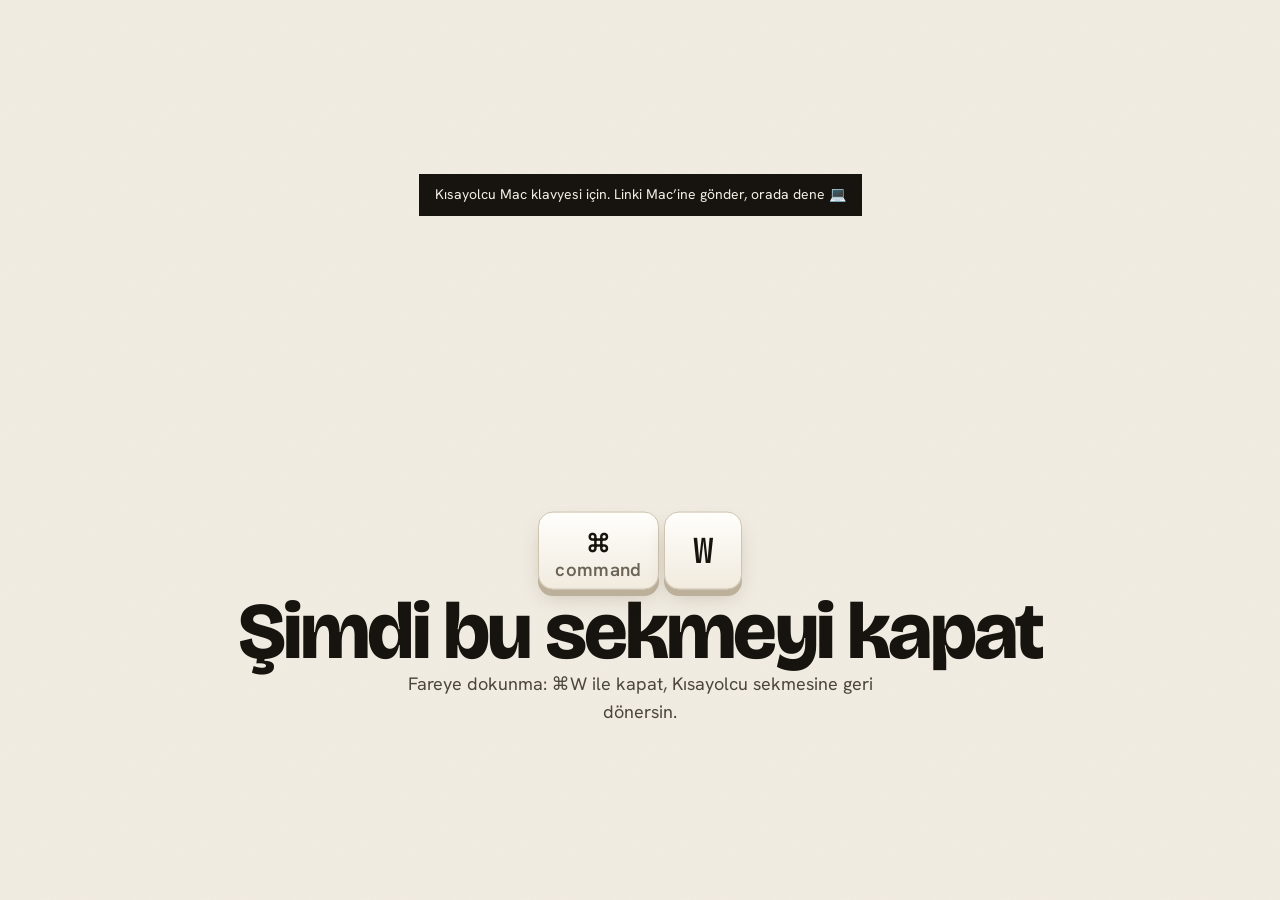
<file: kapat.html>
<!doctype html>
<html lang="tr">
<head>
<meta charset="utf-8">
<meta name="viewport" content="width=device-width, initial-scale=1">
<title>Deneme sekmesi — Kısayolcu</title>
<meta name="robots" content="noindex">
<link rel="preconnect" href="https://fonts.googleapis.com">
<link rel="preconnect" href="https://fonts.gstatic.com" crossorigin>
<link href="https://fonts.googleapis.com/css2?family=Bricolage+Grotesque:opsz,wght@12..96,700;12..96,800&family=Hanken+Grotesk:wght@400;500;600;700&family=JetBrains+Mono:wght@600;700&display=swap" rel="stylesheet">
<link rel="stylesheet" href="assets/style.css">
<style>
  body { min-height: 100vh; display: grid; place-items: center; text-align: center; padding: 24px; }
  h1 { font-size: clamp(40px, 7vw, 80px); margin: 18px 0 12px; }
  .big .kc { font-size: 30px; }
  p { color: var(--ink-2); font-size: 18px; margin: 0 auto; max-width: 30em; }
</style>
</head>
<body>
  <main>
    <div class="big" id="keys"></div>
    <h1 class="h-display" id="t">Şimdi bu sekmeyi kapat</h1>
    <p id="p">Fareye dokunma: ⌘W ile kapat, Kısayolcu sekmesine geri dönersin.</p>
  </main>
<script src="assets/core.js"></script>
<script>
  const q = new URLSearchParams(location.search), m = q.get('m'), en = q.get('l') === 'en';
  const T = en ? {
    t: 'Now close this tab', p: 'Hands off the mouse: close it with ⌘W and you’ll land back on Kısayolcu.',
    reopen: 'Close it with ⌘W, then bring it back with ⇧⌘T. Kısayolcu will notice when I’m back.',
    lt: 'I opened in the background 👋', lp: 'Thanks to ⌘-click you never left the page you were reading. Close this tab with ⌘W.'
  } : {
    t: 'Şimdi bu sekmeyi kapat', p: 'Fareye dokunma: ⌘W ile kapat, Kısayolcu sekmesine geri dönersin.',
    reopen: '⌘W ile kapat, sonra ⇧⌘T ile geri getir. Geri geldiğimde Kısayolcu anlayacak.',
    lt: 'Arka planda açıldım 👋', lp: '⌘ + tık sayesinde okuduğun sayfadan çıkmadın. Bu sekmeyi ⌘W ile kapatabilirsin.'
  };
  if (en) document.documentElement.lang = 'en';
  const $ = id => document.getElementById(id);
  $('keys').innerHTML = KS.keyGroup(['cmd', 'w']);
  $('t').textContent = m === 'link' ? T.lt : T.t;
  $('p').textContent = m === 'link' ? T.lp : m === 'reopen' ? T.reopen : T.p;
  try { const bc = new BroadcastChannel('kisayolcu'); bc.postMessage('open'); addEventListener('pagehide', () => bc.postMessage('close')); } catch (_) {}
</script>
</body>
</html>
</file>
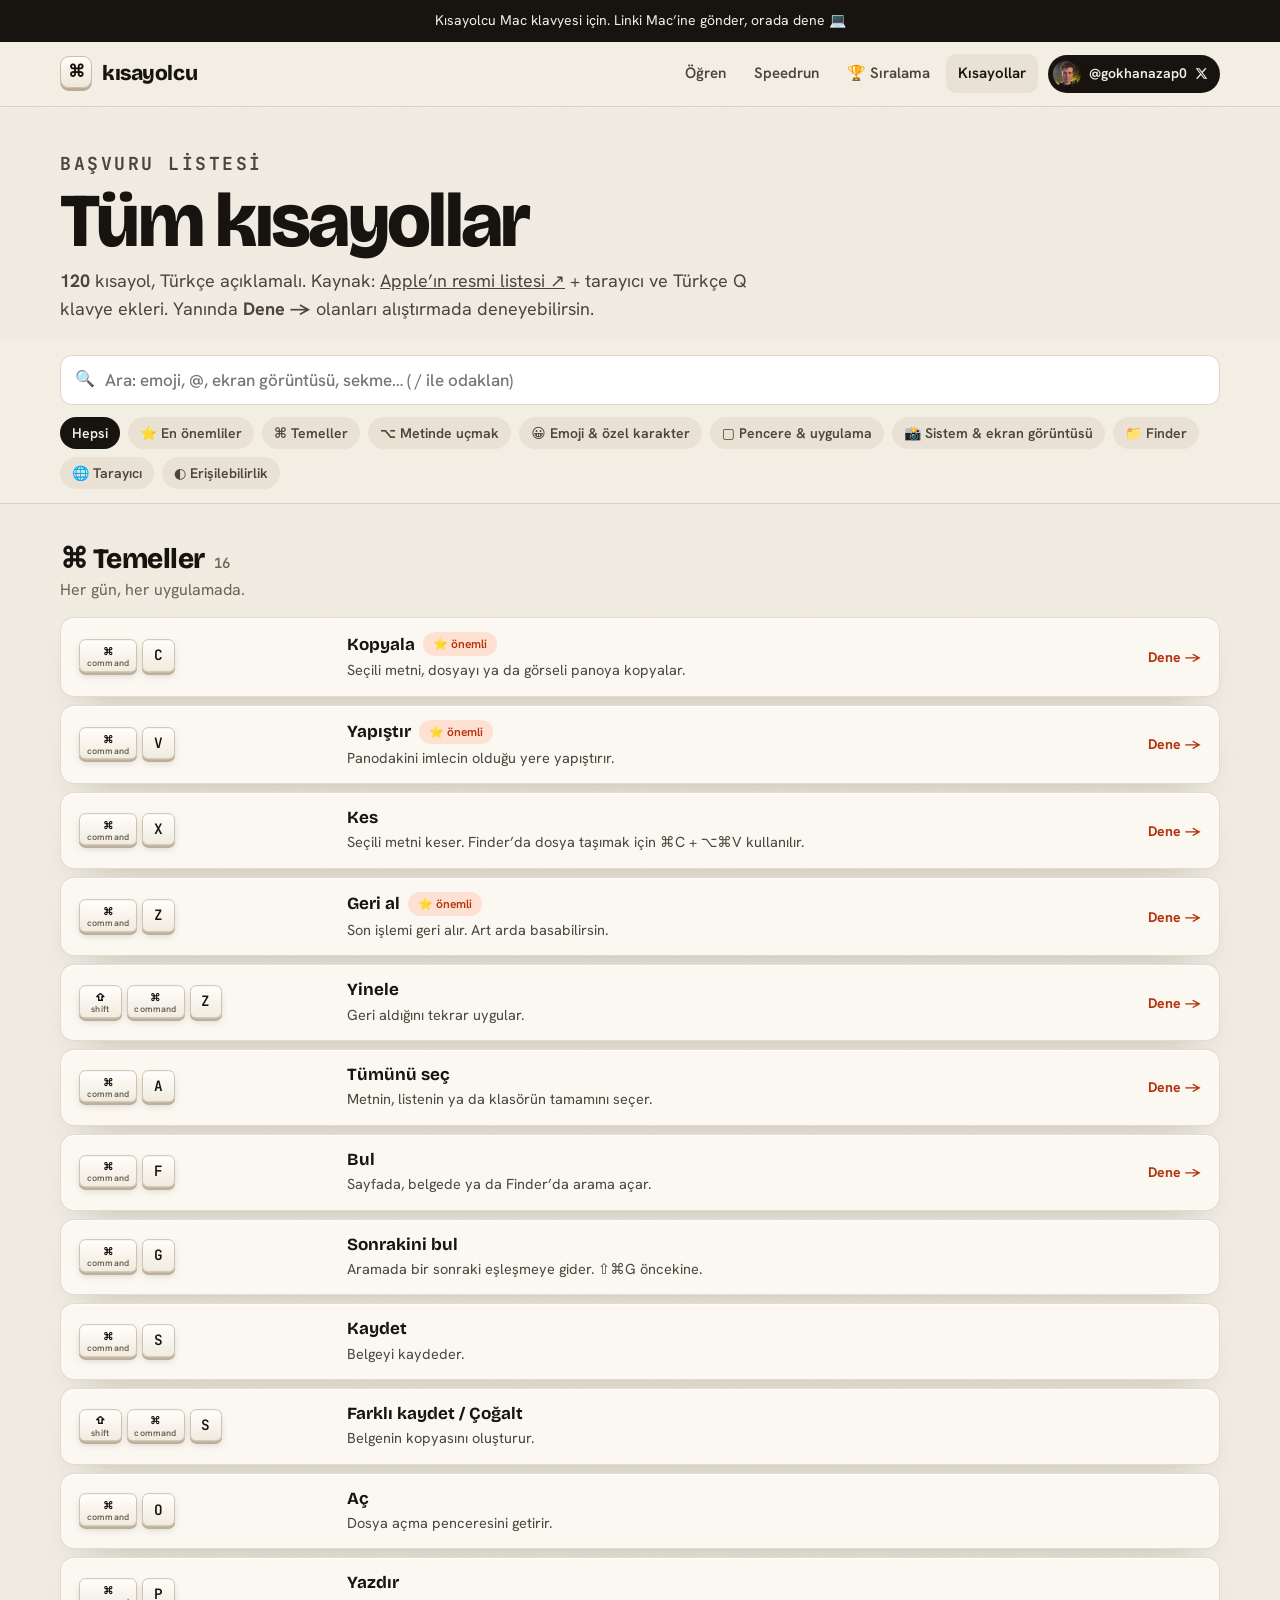
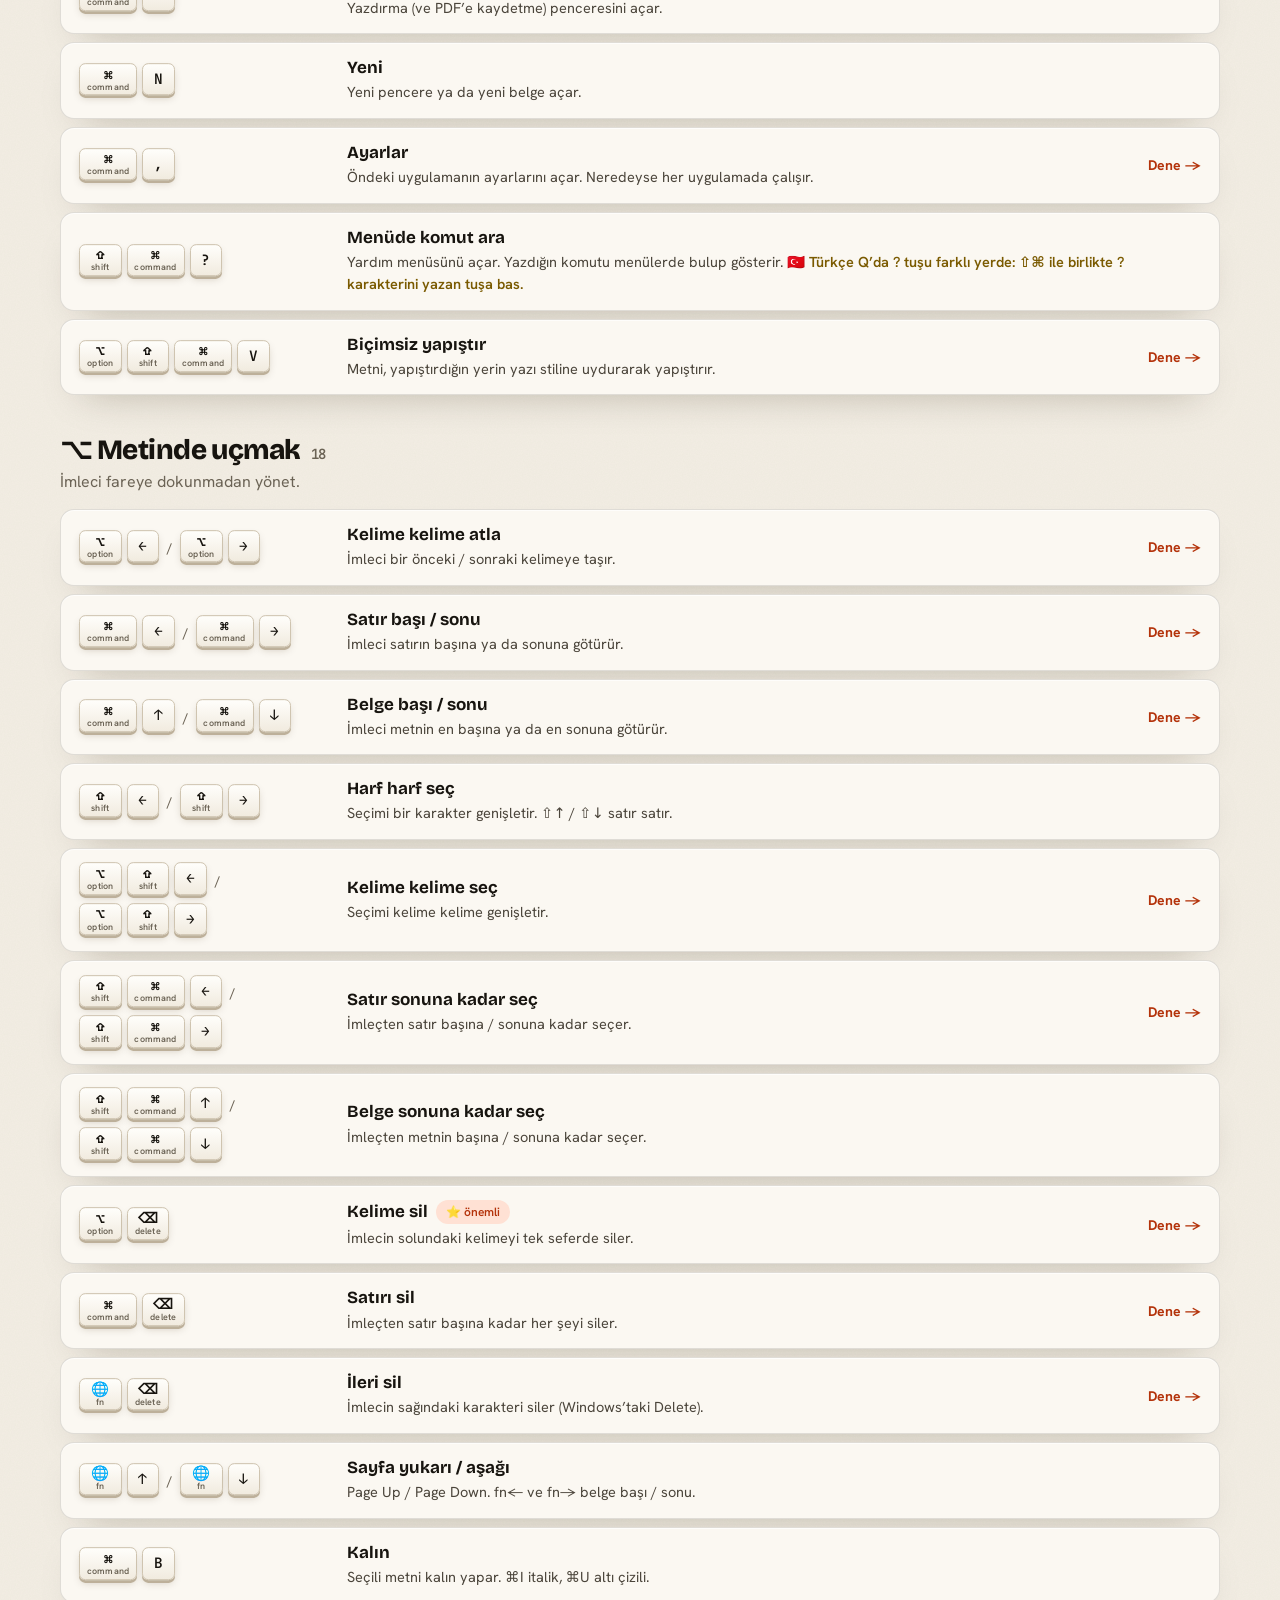
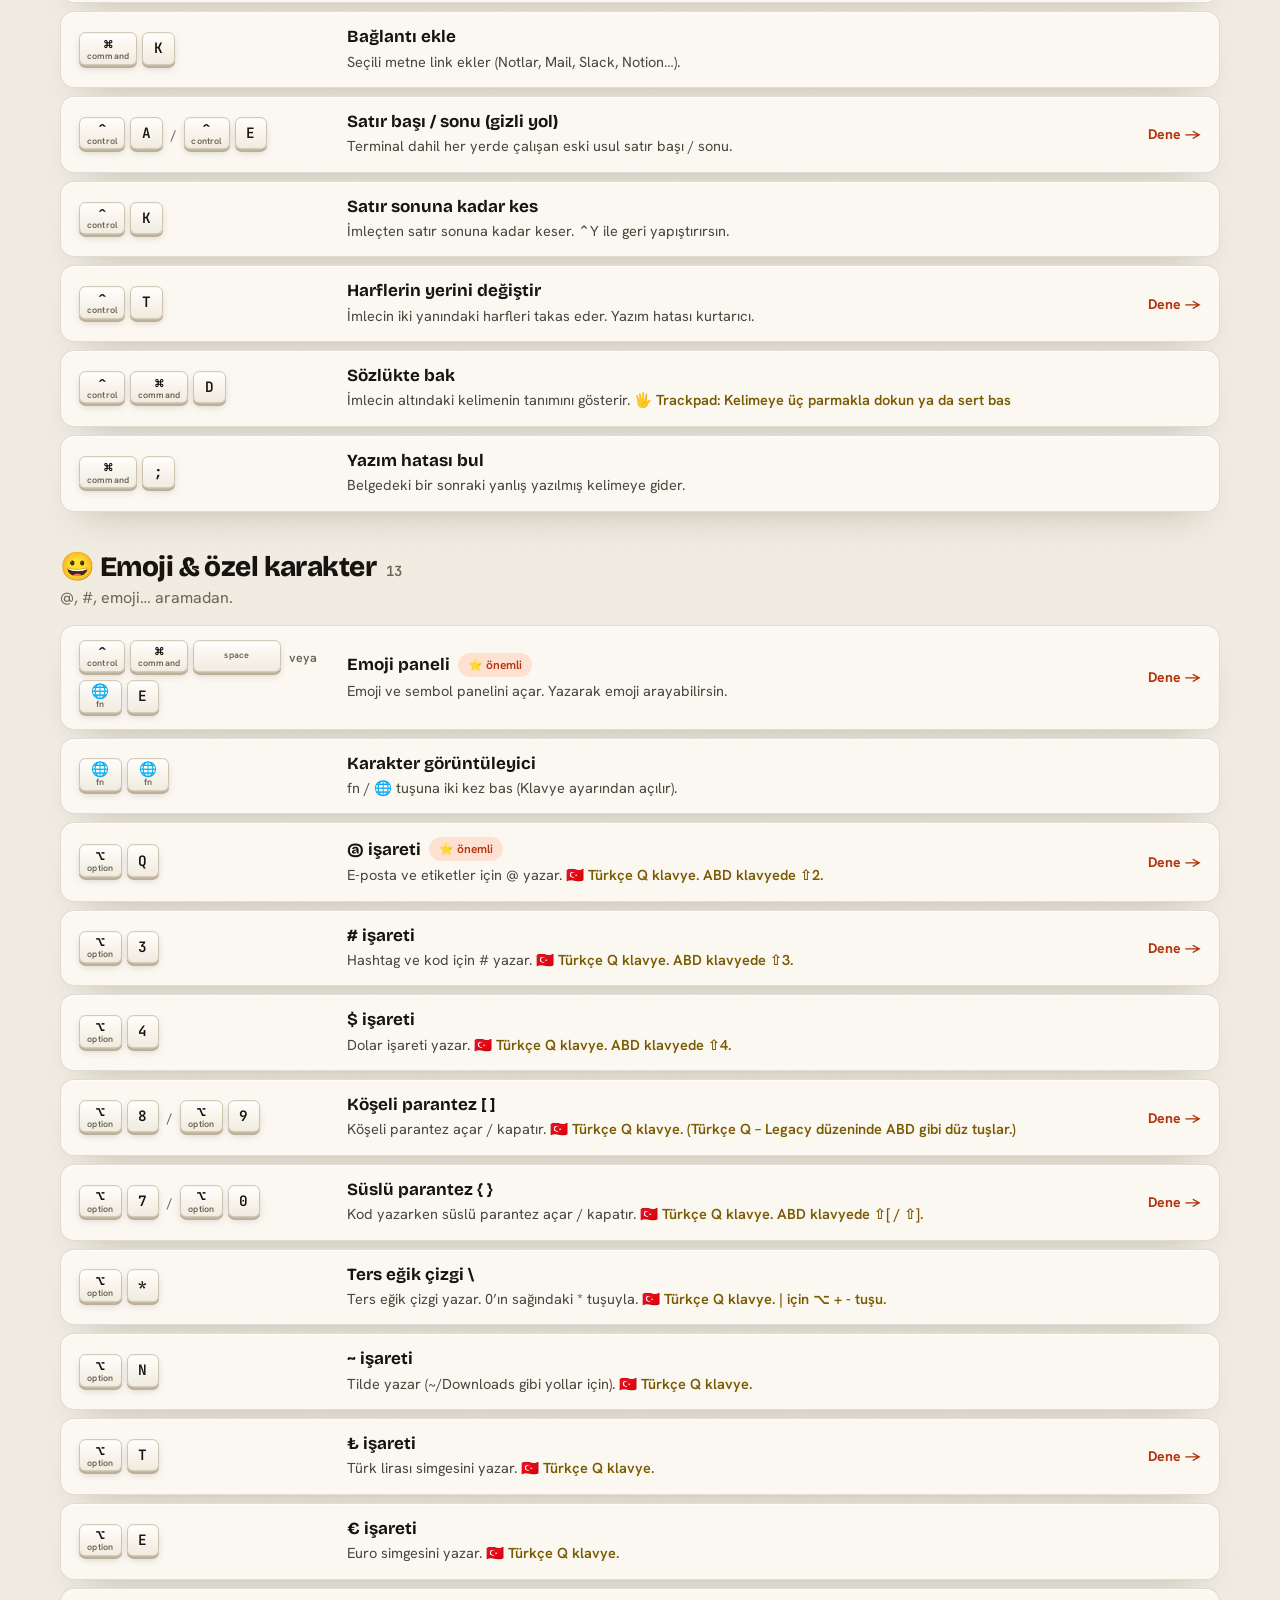
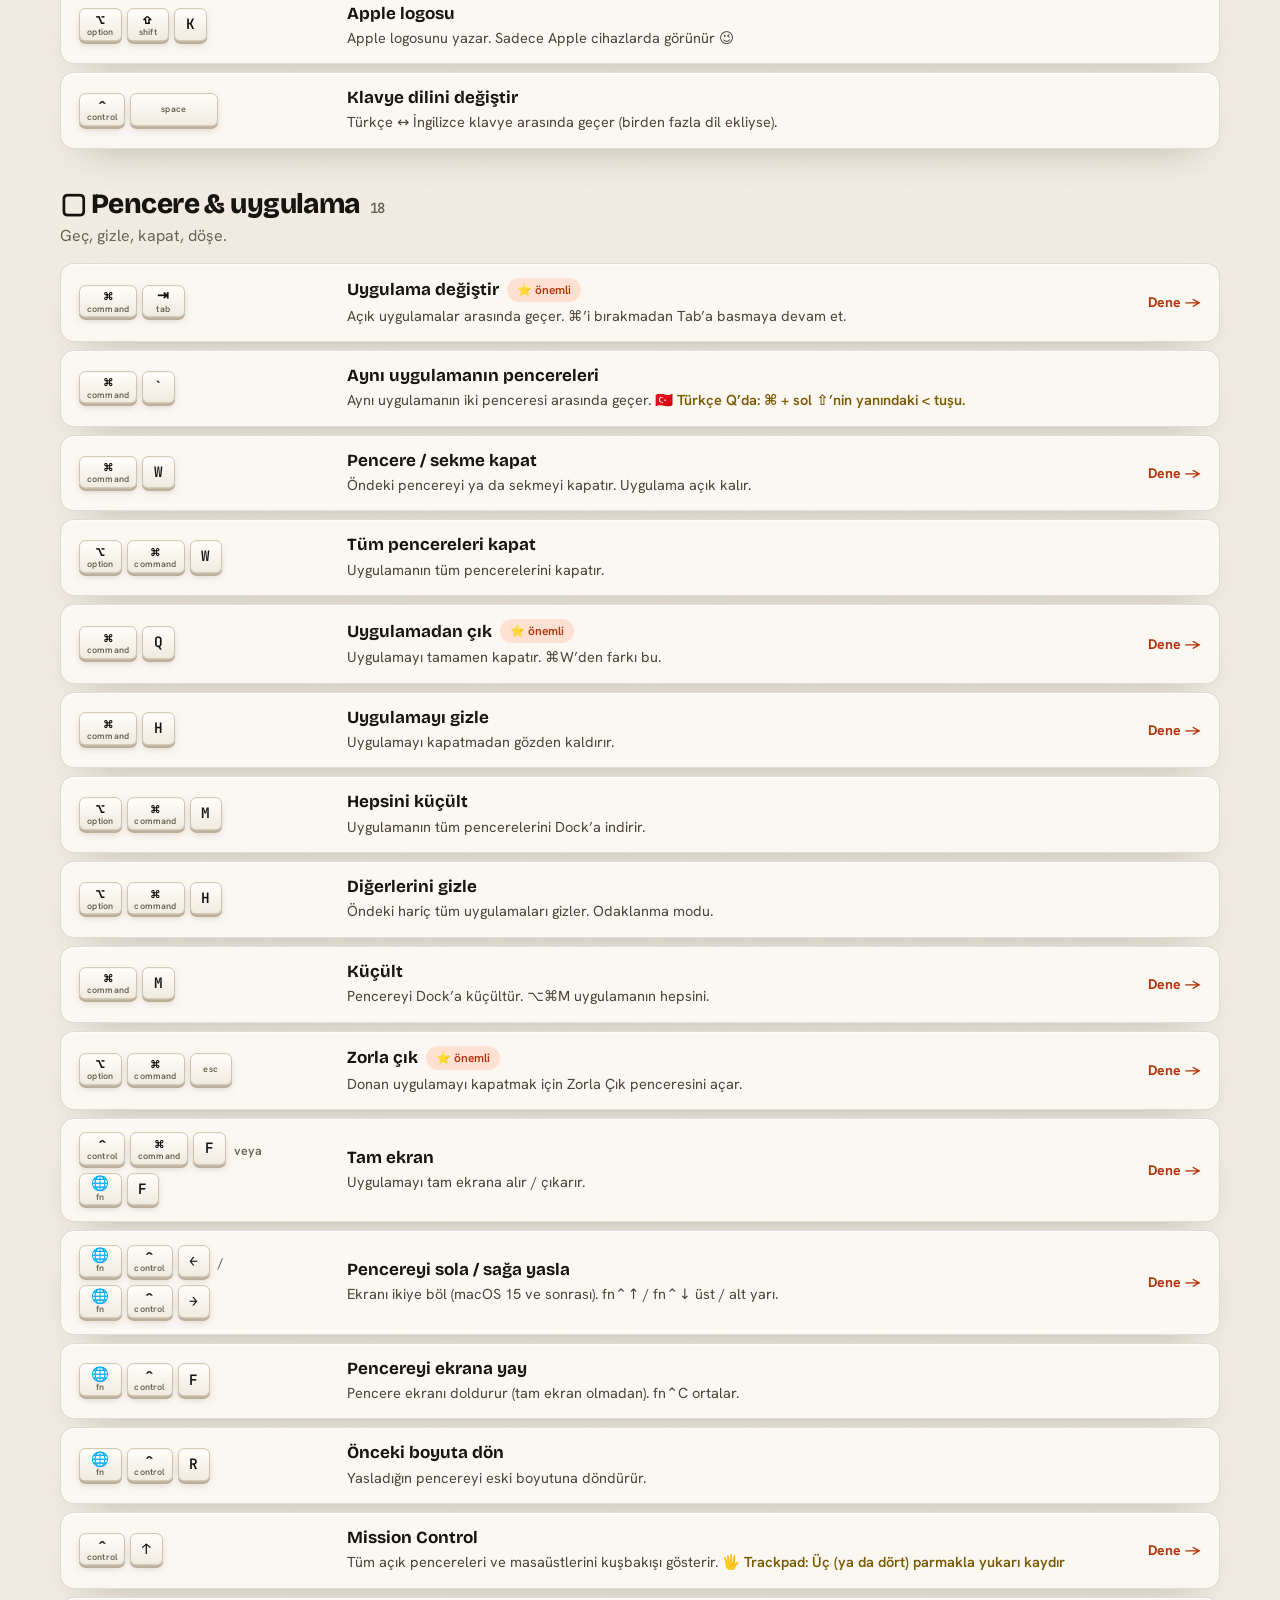
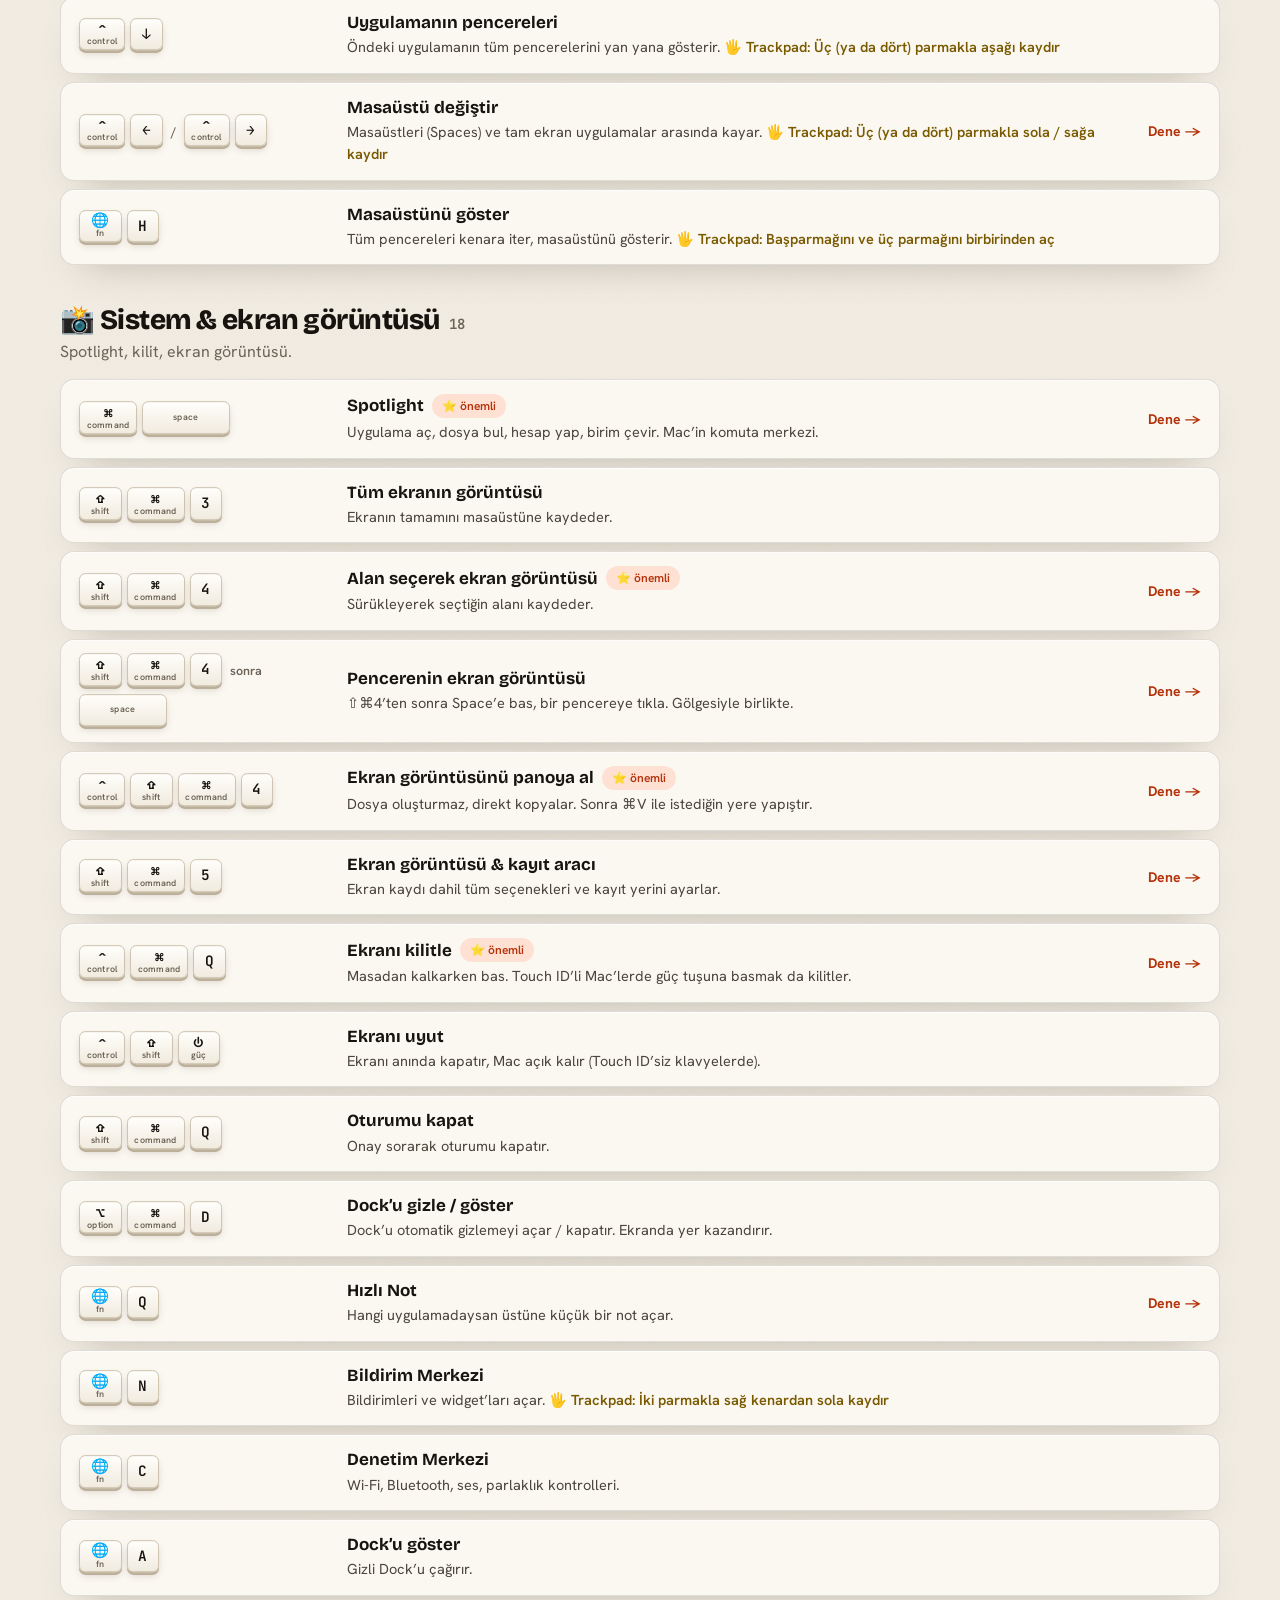
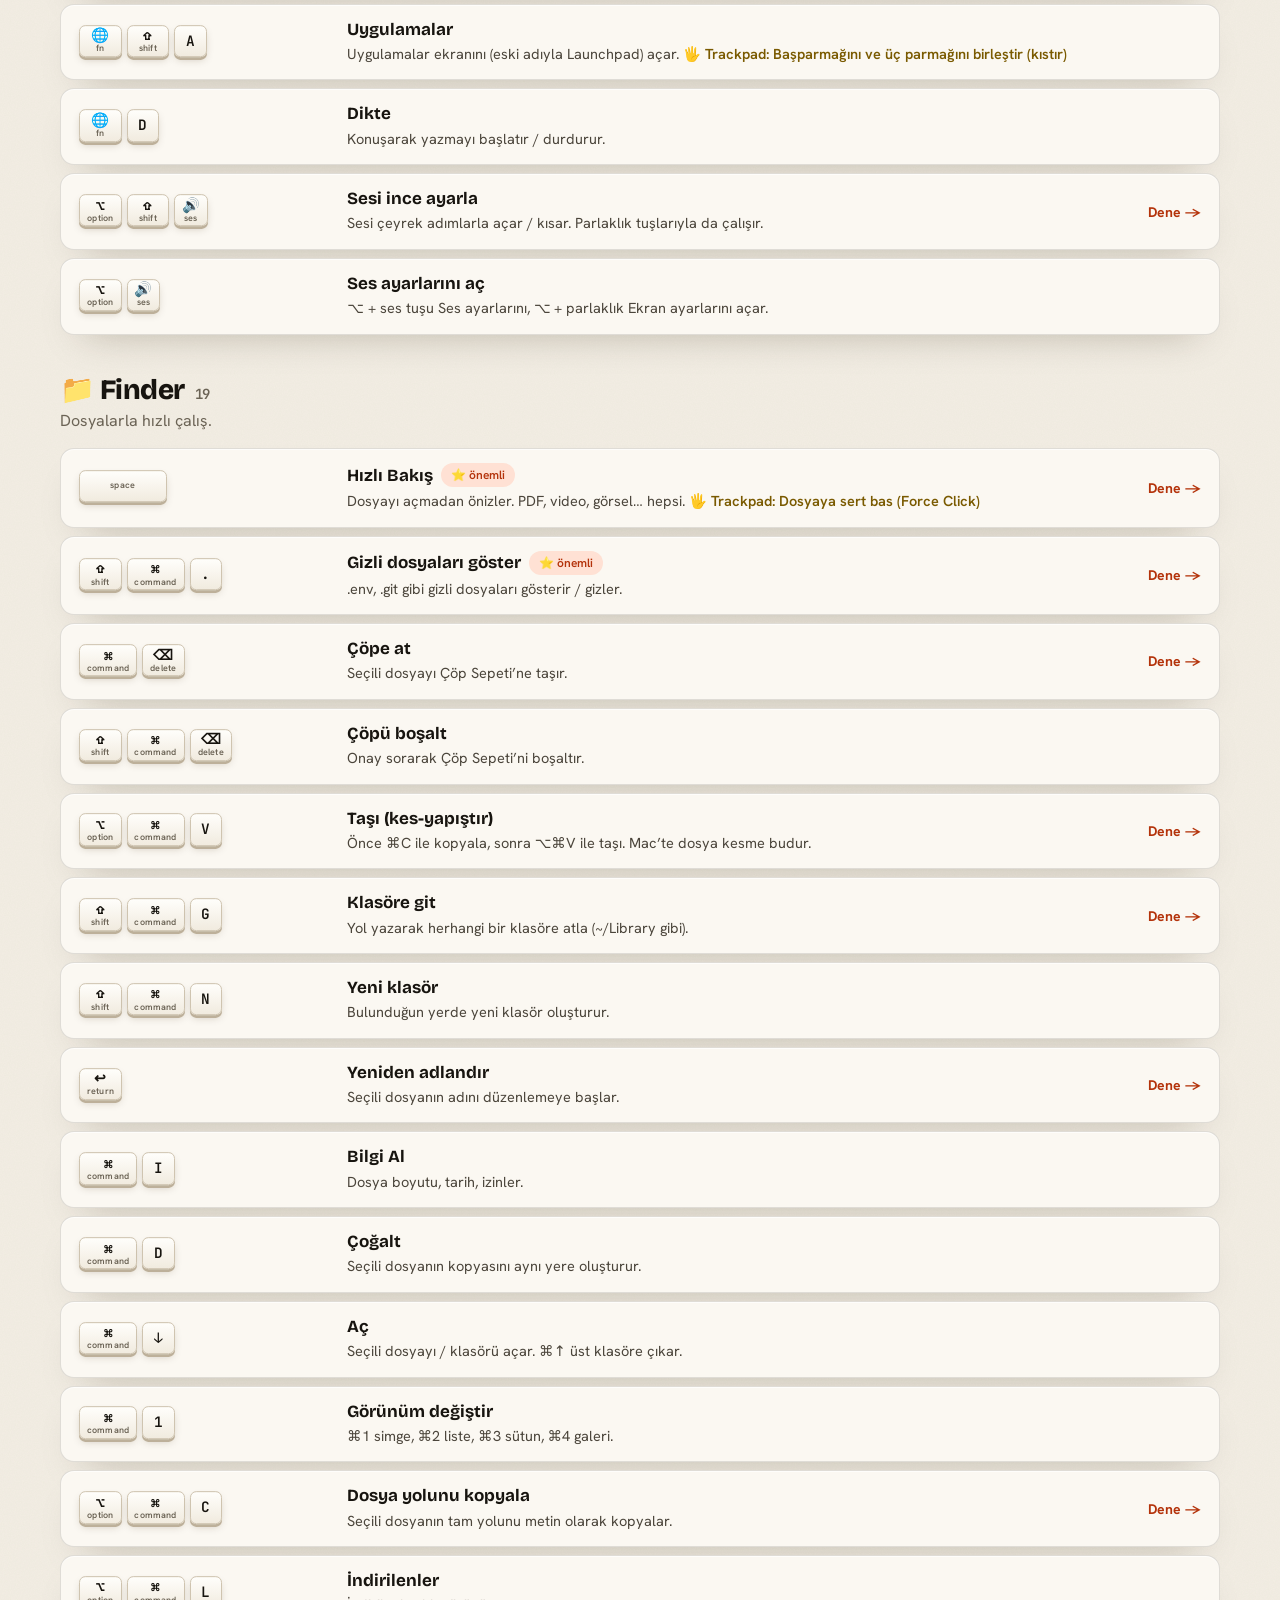
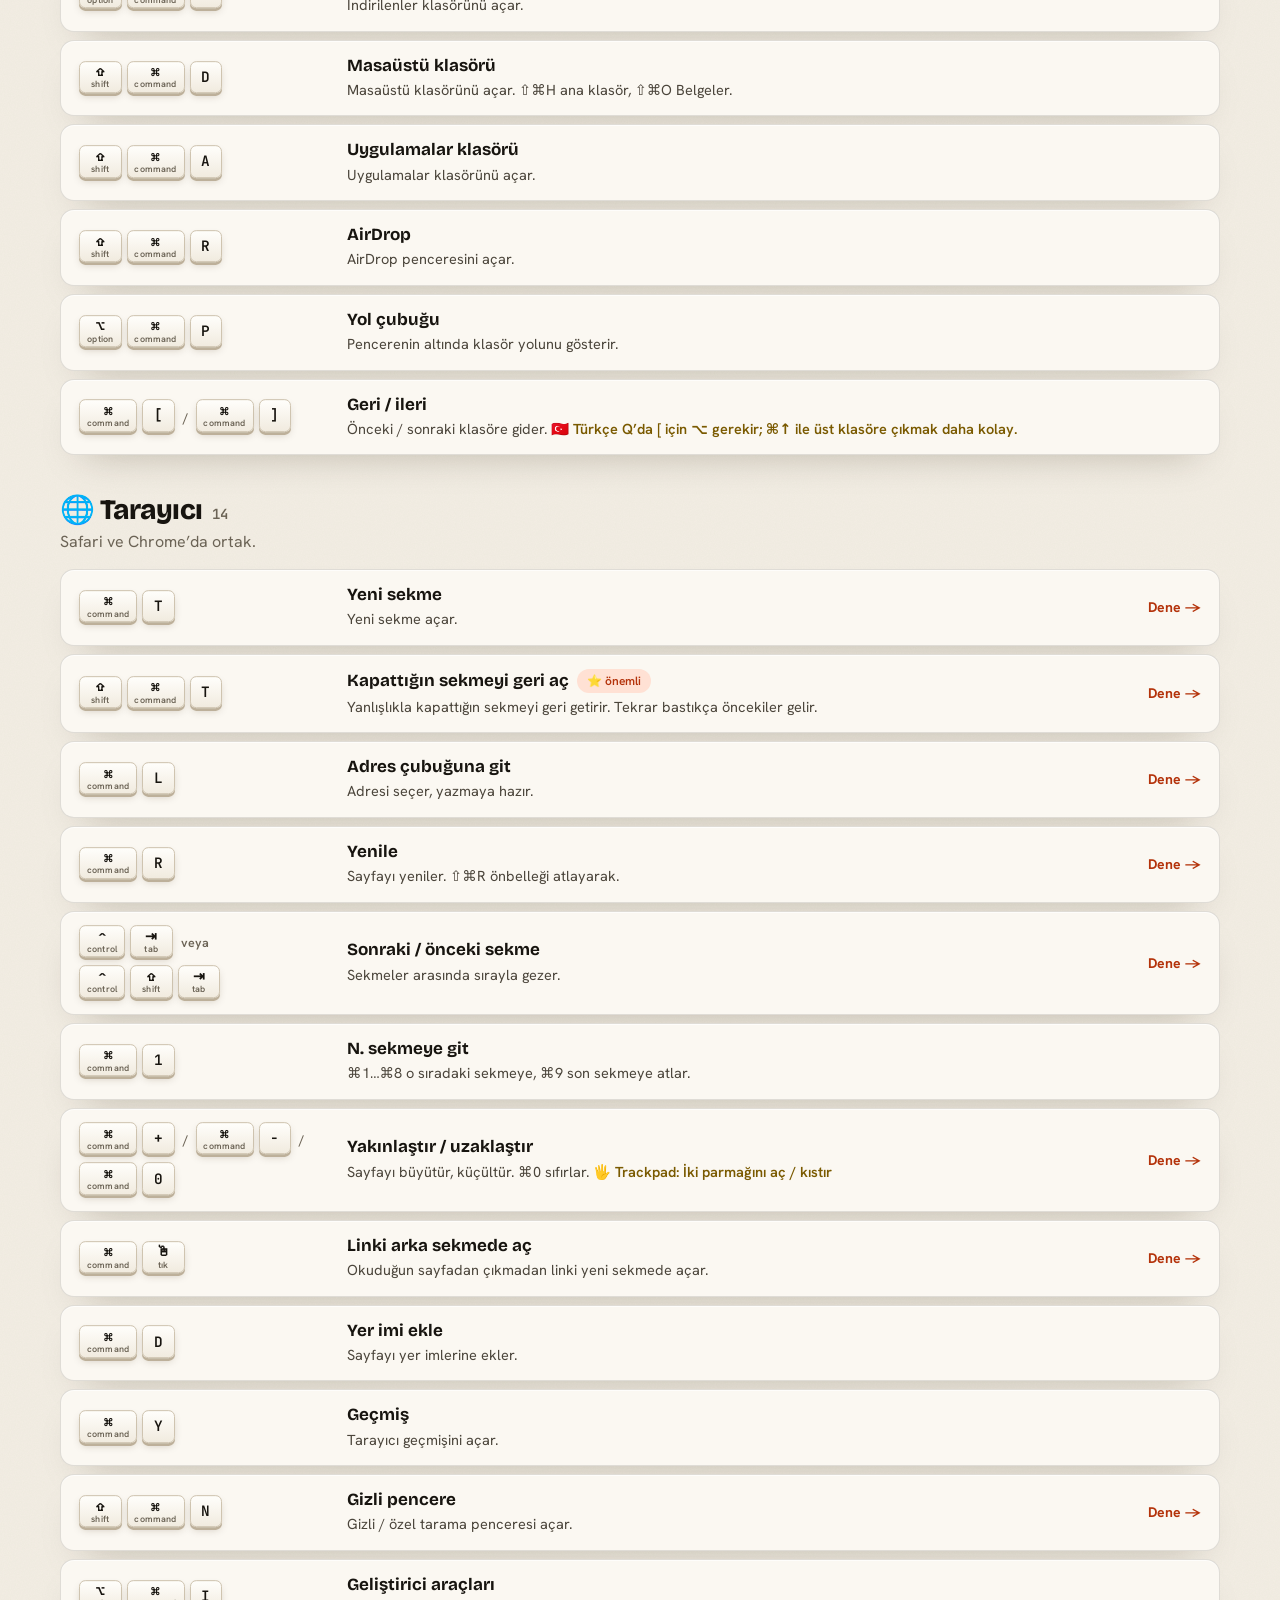
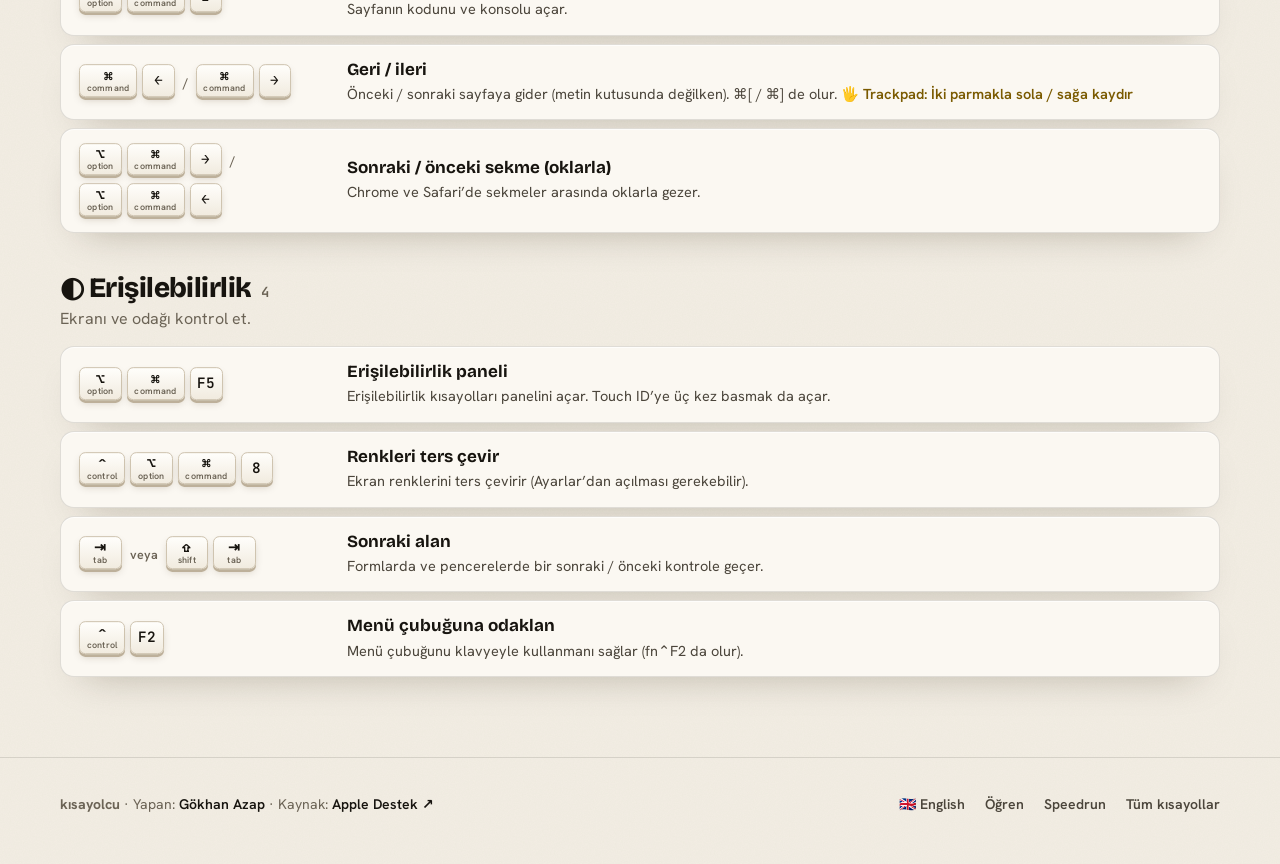
<file: kisayollar.html>
<!doctype html>
<html lang="tr">
<head>
<meta charset="utf-8">
<meta name="viewport" content="width=device-width, initial-scale=1">
<title>Mac Klavye Kısayolları Listesi (Türkçe Q) – @, Emoji, Ekran Görüntüsü | Kısayolcu</title>
<meta name="description" content="Türkçe Q klavyeye göre 120 Mac kısayolu: @ işareti (⌥Q), emoji (⌃⌘Space), ekran görüntüsü (⇧⌘4), ₺ (⌥T), { } ve daha fazlası. Ara, dene, öğren.">
<link rel="canonical" href="https://kisayolcu.gokhanazap.com/kisayollar">
<link rel="alternate" hreflang="tr" href="https://kisayolcu.gokhanazap.com/kisayollar">
<link rel="alternate" hreflang="en" href="https://kisayolcu.gokhanazap.com/en/shortcuts">
<link rel="alternate" hreflang="x-default" href="https://kisayolcu.gokhanazap.com/en/shortcuts">
<meta property="og:type" content="website">
<meta property="og:locale" content="tr_TR">
<meta property="og:site_name" content="Kısayolcu">
<meta property="og:url" content="https://kisayolcu.gokhanazap.com/kisayollar">
<meta property="og:title" content="Mac Klavye Kısayolları Listesi (Türkçe Q) – @, Emoji, Ekran Görüntüsü">
<meta property="og:description" content="Türkçe Q klavyeye göre 120 Mac kısayolu: @ işareti (⌥Q), emoji (⌃⌘Space), ekran görüntüsü (⇧⌘4), ₺ (⌥T), { } ve daha fazlası. Ara, dene, öğren.">
<meta property="og:image" content="https://kisayolcu.gokhanazap.com/assets/og.png">
<meta property="og:image:width" content="1200">
<meta property="og:image:height" content="630">
<meta name="twitter:card" content="summary_large_image">
<meta name="twitter:creator" content="@gokhanazap0">
<meta name="twitter:title" content="Mac Klavye Kısayolları Listesi (Türkçe Q) – @, Emoji, Ekran Görüntüsü">
<meta name="twitter:description" content="Türkçe Q klavyeye göre 120 Mac kısayolu: @ işareti (⌥Q), emoji (⌃⌘Space), ekran görüntüsü (⇧⌘4), ₺ (⌥T), { } ve daha fazlası. Ara, dene, öğren.">
<meta name="twitter:image" content="https://kisayolcu.gokhanazap.com/assets/og.png">
<meta name="theme-color" content="#f3eee4">
<link rel="icon" href="favicon.svg" type="image/svg+xml">
<link rel="icon" href="favicon.png" sizes="32x32" type="image/png">
<link rel="apple-touch-icon" href="assets/apple-touch-icon.png">
<link rel="preconnect" href="https://fonts.googleapis.com">
<link rel="preconnect" href="https://fonts.gstatic.com" crossorigin>
<link href="https://fonts.googleapis.com/css2?family=Bricolage+Grotesque:opsz,wght@12..96,700;12..96,800&family=Hanken+Grotesk:wght@400;500;600;700&family=JetBrains+Mono:wght@600;700&display=swap" rel="stylesheet">
<link rel="stylesheet" href="assets/style.css">
<style>
  .list-head { padding: 48px 0 18px; }
  .list-head h1 { font-size: clamp(40px, 6vw, 76px); margin: 12px 0 10px; }
  .list-head p { color: var(--ink-2); font-size: 18px; margin: 0; max-width: 40em; }
  .tools { position: sticky; top: 64px; z-index: 5; background: color-mix(in srgb, var(--paper) 92%, transparent); backdrop-filter: blur(8px); -webkit-backdrop-filter: blur(8px); padding: 14px 0; border-bottom: 1px solid var(--line); }
  .tools .wrap { display: grid; gap: 12px; }
  .search { display: flex; align-items: center; gap: 10px; background: #fff; border: 1.5px solid var(--paper-3); border-radius: 12px; padding: 0 14px; }
  .search:focus-within { border-color: var(--accent); }
  .search input { flex: 1; border: 0; outline: 0; font: 500 17px var(--body); padding: 13px 0; background: transparent; color: var(--ink); min-width: 0; }
  .chips { display: flex; gap: 8px; flex-wrap: wrap; }
  .chip { all: unset; cursor: pointer; font: 600 14px var(--body); padding: 7px 12px; border-radius: 99px; background: var(--paper-2); color: var(--ink-2); }
  .chip.on { background: var(--ink); color: var(--paper); }
  .chip:focus-visible { outline: 2px solid var(--accent); }
  .cat { padding-top: 40px; }
  .cat h2 { font: 800 28px/1.1 var(--display); letter-spacing: -.02em; margin: 0 0 4px; display: flex; gap: 10px; align-items: baseline; }
  .cat h2 small { font: 600 14px var(--mono); color: var(--mute); }
  .cat > p { margin: 0 0 14px; color: var(--mute); }
  .rows { display: grid; gap: 8px; }
  .r { display: grid; grid-template-columns: 250px 1fr auto; gap: 18px; align-items: center; padding: 14px 18px; }
  .r .kc { font-size: 12.5px; }
  .r h3 { margin: 0; font: 700 17px/1.25 var(--display); display: flex; gap: 8px; align-items: center; flex-wrap: wrap; }
  .r p { margin: 3px 0 0; color: var(--ink-2); font-size: 14.5px; }
  .r .trn { color: #7a5a00; font-weight: 600; }
  .try { font: 700 14px var(--body); color: var(--accent-text); text-decoration: none; white-space: nowrap; }
  .try:hover { text-decoration: underline; }
  .empty { padding: 60px 0; text-align: center; color: var(--mute); font-size: 18px; }
  mark { background: #ffe1d4; color: inherit; border-radius: 3px; }
  @media (max-width: 700px) { .r { grid-template-columns: 1fr; gap: 8px; } }
</style>
</head>
<body>
<header class="nav">
  <div class="wrap">
    <a class="logo" href="./"><span class="logo-mark">⌘</span>kısayolcu</a>
    <nav class="nav-links">
      <a href="ogren" class="keep">Öğren</a>
      <a href="speedrun" class="keep">Speedrun</a>
      <a href="speedrun#board" class="keep">🏆<span class="cl"> Sıralama</span></a>
      <a href="kisayollar" class="on">Kısayollar</a>
      <a href="https://x.com/gokhanazap0" target="_blank" rel="noopener" class="me" aria-label="@gokhanazap0 — X"><img src="assets/gokhan.jpg" alt="" width="28" height="28"><span class="cl">@gokhanazap0</span><svg class="x" viewBox="0 0 24 24" width="13" height="13" aria-hidden="true"><path fill="currentColor" d="M18.244 2.25h3.308l-7.227 8.26 8.502 11.24H16.17l-5.214-6.817L4.99 21.75H1.68l7.73-8.835L1.254 2.25H8.08l4.713 6.231zm-1.161 17.52h1.833L7.084 4.126H5.117z"/></svg></a>
    </nav>
  </div>
</header>

<main>
<section class="wrap list-head">
  <p class="eyebrow">Başvuru listesi</p>
  <h1 class="h-display">Tüm kısayollar</h1>
  <p><b id="total">120</b> kısayol, Türkçe açıklamalı. Kaynak: <a href="https://support.apple.com/tr-tr/102650" target="_blank" rel="noopener">Apple’ın resmi listesi ↗</a> + tarayıcı ve Türkçe Q klavye ekleri. Yanında <b>Dene →</b> olanları alıştırmada deneyebilirsin.</p>
</section>

<div class="tools">
  <div class="wrap">
    <label class="search"><span aria-hidden="true">🔍</span><input id="q" type="search" placeholder="Ara: emoji, @, ekran görüntüsü, sekme… ( / ile odaklan)" autocomplete="off" aria-label="Kısayollarda ara"></label>
    <div class="chips" id="chips"></div>
  </div>
</div>

<div class="wrap" id="list"><!--LIST--><section class="cat" id="temel"><h2>⌘ Temeller <small>16</small></h2><p>Her gün, her uygulamada.</p><div class="rows"><article class="r card"><div><span class="kc-row"><span class="kc-group"><kbd class="kc kc-mod" data-k="cmd"><span class="kc-s">⌘</span><span class="kc-l">command</span></kbd><kbd class="kc" data-k="c"><span class="kc-s">C</span></kbd></span></span></div><div><h3>Kopyala<span class="pill pill-hot">⭐ önemli</span></h3><p>Seçili metni, dosyayı ya da görseli panoya kopyalar.</p></div><a class="try" href="ogren#l-copy">Dene →</a></article><article class="r card"><div><span class="kc-row"><span class="kc-group"><kbd class="kc kc-mod" data-k="cmd"><span class="kc-s">⌘</span><span class="kc-l">command</span></kbd><kbd class="kc" data-k="v"><span class="kc-s">V</span></kbd></span></span></div><div><h3>Yapıştır<span class="pill pill-hot">⭐ önemli</span></h3><p>Panodakini imlecin olduğu yere yapıştırır.</p></div><a class="try" href="ogren#l-paste">Dene →</a></article><article class="r card"><div><span class="kc-row"><span class="kc-group"><kbd class="kc kc-mod" data-k="cmd"><span class="kc-s">⌘</span><span class="kc-l">command</span></kbd><kbd class="kc" data-k="x"><span class="kc-s">X</span></kbd></span></span></div><div><h3>Kes</h3><p>Seçili metni keser. Finder’da dosya taşımak için ⌘C + ⌥⌘V kullanılır.</p></div><a class="try" href="ogren#l-cut">Dene →</a></article><article class="r card"><div><span class="kc-row"><span class="kc-group"><kbd class="kc kc-mod" data-k="cmd"><span class="kc-s">⌘</span><span class="kc-l">command</span></kbd><kbd class="kc" data-k="z"><span class="kc-s">Z</span></kbd></span></span></div><div><h3>Geri al<span class="pill pill-hot">⭐ önemli</span></h3><p>Son işlemi geri alır. Art arda basabilirsin.</p></div><a class="try" href="ogren#l-undo">Dene →</a></article><article class="r card"><div><span class="kc-row"><span class="kc-group"><kbd class="kc kc-mod" data-k="shift"><span class="kc-s">⇧</span><span class="kc-l">shift</span></kbd><kbd class="kc kc-mod" data-k="cmd"><span class="kc-s">⌘</span><span class="kc-l">command</span></kbd><kbd class="kc" data-k="z"><span class="kc-s">Z</span></kbd></span></span></div><div><h3>Yinele</h3><p>Geri aldığını tekrar uygular.</p></div><a class="try" href="ogren#l-redo">Dene →</a></article><article class="r card"><div><span class="kc-row"><span class="kc-group"><kbd class="kc kc-mod" data-k="cmd"><span class="kc-s">⌘</span><span class="kc-l">command</span></kbd><kbd class="kc" data-k="a"><span class="kc-s">A</span></kbd></span></span></div><div><h3>Tümünü seç</h3><p>Metnin, listenin ya da klasörün tamamını seçer.</p></div><a class="try" href="ogren#l-selectall">Dene →</a></article><article class="r card"><div><span class="kc-row"><span class="kc-group"><kbd class="kc kc-mod" data-k="cmd"><span class="kc-s">⌘</span><span class="kc-l">command</span></kbd><kbd class="kc" data-k="f"><span class="kc-s">F</span></kbd></span></span></div><div><h3>Bul</h3><p>Sayfada, belgede ya da Finder’da arama açar.</p></div><a class="try" href="ogren#l-find">Dene →</a></article><article class="r card"><div><span class="kc-row"><span class="kc-group"><kbd class="kc kc-mod" data-k="cmd"><span class="kc-s">⌘</span><span class="kc-l">command</span></kbd><kbd class="kc" data-k="g"><span class="kc-s">G</span></kbd></span></span></div><div><h3>Sonrakini bul</h3><p>Aramada bir sonraki eşleşmeye gider. ⇧⌘G öncekine.</p></div><span></span></article><article class="r card"><div><span class="kc-row"><span class="kc-group"><kbd class="kc kc-mod" data-k="cmd"><span class="kc-s">⌘</span><span class="kc-l">command</span></kbd><kbd class="kc" data-k="s"><span class="kc-s">S</span></kbd></span></span></div><div><h3>Kaydet</h3><p>Belgeyi kaydeder.</p></div><span></span></article><article class="r card"><div><span class="kc-row"><span class="kc-group"><kbd class="kc kc-mod" data-k="shift"><span class="kc-s">⇧</span><span class="kc-l">shift</span></kbd><kbd class="kc kc-mod" data-k="cmd"><span class="kc-s">⌘</span><span class="kc-l">command</span></kbd><kbd class="kc" data-k="s"><span class="kc-s">S</span></kbd></span></span></div><div><h3>Farklı kaydet / Çoğalt</h3><p>Belgenin kopyasını oluşturur.</p></div><span></span></article><article class="r card"><div><span class="kc-row"><span class="kc-group"><kbd class="kc kc-mod" data-k="cmd"><span class="kc-s">⌘</span><span class="kc-l">command</span></kbd><kbd class="kc" data-k="o"><span class="kc-s">O</span></kbd></span></span></div><div><h3>Aç</h3><p>Dosya açma penceresini getirir.</p></div><span></span></article><article class="r card"><div><span class="kc-row"><span class="kc-group"><kbd class="kc kc-mod" data-k="cmd"><span class="kc-s">⌘</span><span class="kc-l">command</span></kbd><kbd class="kc" data-k="p"><span class="kc-s">P</span></kbd></span></span></div><div><h3>Yazdır</h3><p>Yazdırma (ve PDF’e kaydetme) penceresini açar.</p></div><span></span></article><article class="r card"><div><span class="kc-row"><span class="kc-group"><kbd class="kc kc-mod" data-k="cmd"><span class="kc-s">⌘</span><span class="kc-l">command</span></kbd><kbd class="kc" data-k="n"><span class="kc-s">N</span></kbd></span></span></div><div><h3>Yeni</h3><p>Yeni pencere ya da yeni belge açar.</p></div><span></span></article><article class="r card"><div><span class="kc-row"><span class="kc-group"><kbd class="kc kc-mod" data-k="cmd"><span class="kc-s">⌘</span><span class="kc-l">command</span></kbd><kbd class="kc" data-k=","><span class="kc-s">,</span></kbd></span></span></div><div><h3>Ayarlar</h3><p>Öndeki uygulamanın ayarlarını açar. Neredeyse her uygulamada çalışır.</p></div><a class="try" href="ogren#l-settings">Dene →</a></article><article class="r card"><div><span class="kc-row"><span class="kc-group"><kbd class="kc kc-mod" data-k="shift"><span class="kc-s">⇧</span><span class="kc-l">shift</span></kbd><kbd class="kc kc-mod" data-k="cmd"><span class="kc-s">⌘</span><span class="kc-l">command</span></kbd><kbd class="kc" data-k="?"><span class="kc-s">?</span></kbd></span></span></div><div><h3>Menüde komut ara</h3><p>Yardım menüsünü açar. Yazdığın komutu menülerde bulup gösterir. <span class="trn">🇹🇷 Türkçe Q’da ? tuşu farklı yerde: ⇧⌘ ile birlikte ? karakterini yazan tuşa bas.</span></p></div><span></span></article><article class="r card"><div><span class="kc-row"><span class="kc-group"><kbd class="kc kc-mod" data-k="opt"><span class="kc-s">⌥</span><span class="kc-l">option</span></kbd><kbd class="kc kc-mod" data-k="shift"><span class="kc-s">⇧</span><span class="kc-l">shift</span></kbd><kbd class="kc kc-mod" data-k="cmd"><span class="kc-s">⌘</span><span class="kc-l">command</span></kbd><kbd class="kc" data-k="v"><span class="kc-s">V</span></kbd></span></span></div><div><h3>Biçimsiz yapıştır</h3><p>Metni, yapıştırdığın yerin yazı stiline uydurarak yapıştırır.</p></div><a class="try" href="ogren#l-pasteplain">Dene →</a></article></div></section><section class="cat" id="metin"><h2>⌥ Metinde uçmak <small>18</small></h2><p>İmleci fareye dokunmadan yönet.</p><div class="rows"><article class="r card"><div><span class="kc-row"><span class="kc-group"><kbd class="kc kc-mod" data-k="opt"><span class="kc-s">⌥</span><span class="kc-l">option</span></kbd><kbd class="kc" data-k="left"><span class="kc-s">←</span></kbd></span><span class="kc-sep">/</span><span class="kc-group"><kbd class="kc kc-mod" data-k="opt"><span class="kc-s">⌥</span><span class="kc-l">option</span></kbd><kbd class="kc" data-k="right"><span class="kc-s">→</span></kbd></span></span></div><div><h3>Kelime kelime atla</h3><p>İmleci bir önceki / sonraki kelimeye taşır.</p></div><a class="try" href="ogren#l-wordjump">Dene →</a></article><article class="r card"><div><span class="kc-row"><span class="kc-group"><kbd class="kc kc-mod" data-k="cmd"><span class="kc-s">⌘</span><span class="kc-l">command</span></kbd><kbd class="kc" data-k="left"><span class="kc-s">←</span></kbd></span><span class="kc-sep">/</span><span class="kc-group"><kbd class="kc kc-mod" data-k="cmd"><span class="kc-s">⌘</span><span class="kc-l">command</span></kbd><kbd class="kc" data-k="right"><span class="kc-s">→</span></kbd></span></span></div><div><h3>Satır başı / sonu</h3><p>İmleci satırın başına ya da sonuna götürür.</p></div><a class="try" href="ogren#l-linestart">Dene →</a></article><article class="r card"><div><span class="kc-row"><span class="kc-group"><kbd class="kc kc-mod" data-k="cmd"><span class="kc-s">⌘</span><span class="kc-l">command</span></kbd><kbd class="kc" data-k="up"><span class="kc-s">↑</span></kbd></span><span class="kc-sep">/</span><span class="kc-group"><kbd class="kc kc-mod" data-k="cmd"><span class="kc-s">⌘</span><span class="kc-l">command</span></kbd><kbd class="kc" data-k="down"><span class="kc-s">↓</span></kbd></span></span></div><div><h3>Belge başı / sonu</h3><p>İmleci metnin en başına ya da en sonuna götürür.</p></div><a class="try" href="ogren#l-docstart">Dene →</a></article><article class="r card"><div><span class="kc-row"><span class="kc-group"><kbd class="kc kc-mod" data-k="shift"><span class="kc-s">⇧</span><span class="kc-l">shift</span></kbd><kbd class="kc" data-k="left"><span class="kc-s">←</span></kbd></span><span class="kc-sep">/</span><span class="kc-group"><kbd class="kc kc-mod" data-k="shift"><span class="kc-s">⇧</span><span class="kc-l">shift</span></kbd><kbd class="kc" data-k="right"><span class="kc-s">→</span></kbd></span></span></div><div><h3>Harf harf seç</h3><p>Seçimi bir karakter genişletir. ⇧↑ / ⇧↓ satır satır.</p></div><span></span></article><article class="r card"><div><span class="kc-row"><span class="kc-group"><kbd class="kc kc-mod" data-k="opt"><span class="kc-s">⌥</span><span class="kc-l">option</span></kbd><kbd class="kc kc-mod" data-k="shift"><span class="kc-s">⇧</span><span class="kc-l">shift</span></kbd><kbd class="kc" data-k="left"><span class="kc-s">←</span></kbd></span><span class="kc-sep">/</span><span class="kc-group"><kbd class="kc kc-mod" data-k="opt"><span class="kc-s">⌥</span><span class="kc-l">option</span></kbd><kbd class="kc kc-mod" data-k="shift"><span class="kc-s">⇧</span><span class="kc-l">shift</span></kbd><kbd class="kc" data-k="right"><span class="kc-s">→</span></kbd></span></span></div><div><h3>Kelime kelime seç</h3><p>Seçimi kelime kelime genişletir.</p></div><a class="try" href="ogren#l-selword">Dene →</a></article><article class="r card"><div><span class="kc-row"><span class="kc-group"><kbd class="kc kc-mod" data-k="shift"><span class="kc-s">⇧</span><span class="kc-l">shift</span></kbd><kbd class="kc kc-mod" data-k="cmd"><span class="kc-s">⌘</span><span class="kc-l">command</span></kbd><kbd class="kc" data-k="left"><span class="kc-s">←</span></kbd></span><span class="kc-sep">/</span><span class="kc-group"><kbd class="kc kc-mod" data-k="shift"><span class="kc-s">⇧</span><span class="kc-l">shift</span></kbd><kbd class="kc kc-mod" data-k="cmd"><span class="kc-s">⌘</span><span class="kc-l">command</span></kbd><kbd class="kc" data-k="right"><span class="kc-s">→</span></kbd></span></span></div><div><h3>Satır sonuna kadar seç</h3><p>İmleçten satır başına / sonuna kadar seçer.</p></div><a class="try" href="ogren#l-selline">Dene →</a></article><article class="r card"><div><span class="kc-row"><span class="kc-group"><kbd class="kc kc-mod" data-k="shift"><span class="kc-s">⇧</span><span class="kc-l">shift</span></kbd><kbd class="kc kc-mod" data-k="cmd"><span class="kc-s">⌘</span><span class="kc-l">command</span></kbd><kbd class="kc" data-k="up"><span class="kc-s">↑</span></kbd></span><span class="kc-sep">/</span><span class="kc-group"><kbd class="kc kc-mod" data-k="shift"><span class="kc-s">⇧</span><span class="kc-l">shift</span></kbd><kbd class="kc kc-mod" data-k="cmd"><span class="kc-s">⌘</span><span class="kc-l">command</span></kbd><kbd class="kc" data-k="down"><span class="kc-s">↓</span></kbd></span></span></div><div><h3>Belge sonuna kadar seç</h3><p>İmleçten metnin başına / sonuna kadar seçer.</p></div><span></span></article><article class="r card"><div><span class="kc-row"><span class="kc-group"><kbd class="kc kc-mod" data-k="opt"><span class="kc-s">⌥</span><span class="kc-l">option</span></kbd><kbd class="kc kc-mod" data-k="delete"><span class="kc-s">⌫</span><span class="kc-l">delete</span></kbd></span></span></div><div><h3>Kelime sil<span class="pill pill-hot">⭐ önemli</span></h3><p>İmlecin solundaki kelimeyi tek seferde siler.</p></div><a class="try" href="ogren#l-delword">Dene →</a></article><article class="r card"><div><span class="kc-row"><span class="kc-group"><kbd class="kc kc-mod" data-k="cmd"><span class="kc-s">⌘</span><span class="kc-l">command</span></kbd><kbd class="kc kc-mod" data-k="delete"><span class="kc-s">⌫</span><span class="kc-l">delete</span></kbd></span></span></div><div><h3>Satırı sil</h3><p>İmleçten satır başına kadar her şeyi siler.</p></div><a class="try" href="ogren#l-delline">Dene →</a></article><article class="r card"><div><span class="kc-row"><span class="kc-group"><kbd class="kc kc-mod" data-k="fn"><span class="kc-s">🌐</span><span class="kc-l">fn</span></kbd><kbd class="kc kc-mod" data-k="delete"><span class="kc-s">⌫</span><span class="kc-l">delete</span></kbd></span></span></div><div><h3>İleri sil</h3><p>İmlecin sağındaki karakteri siler (Windows’taki Delete).</p></div><a class="try" href="ogren#l-fwddel">Dene →</a></article><article class="r card"><div><span class="kc-row"><span class="kc-group"><kbd class="kc kc-mod" data-k="fn"><span class="kc-s">🌐</span><span class="kc-l">fn</span></kbd><kbd class="kc" data-k="up"><span class="kc-s">↑</span></kbd></span><span class="kc-sep">/</span><span class="kc-group"><kbd class="kc kc-mod" data-k="fn"><span class="kc-s">🌐</span><span class="kc-l">fn</span></kbd><kbd class="kc" data-k="down"><span class="kc-s">↓</span></kbd></span></span></div><div><h3>Sayfa yukarı / aşağı</h3><p>Page Up / Page Down. fn← ve fn→ belge başı / sonu.</p></div><span></span></article><article class="r card"><div><span class="kc-row"><span class="kc-group"><kbd class="kc kc-mod" data-k="cmd"><span class="kc-s">⌘</span><span class="kc-l">command</span></kbd><kbd class="kc" data-k="b"><span class="kc-s">B</span></kbd></span></span></div><div><h3>Kalın</h3><p>Seçili metni kalın yapar. ⌘I italik, ⌘U altı çizili.</p></div><span></span></article><article class="r card"><div><span class="kc-row"><span class="kc-group"><kbd class="kc kc-mod" data-k="cmd"><span class="kc-s">⌘</span><span class="kc-l">command</span></kbd><kbd class="kc" data-k="k"><span class="kc-s">K</span></kbd></span></span></div><div><h3>Bağlantı ekle</h3><p>Seçili metne link ekler (Notlar, Mail, Slack, Notion…).</p></div><span></span></article><article class="r card"><div><span class="kc-row"><span class="kc-group"><kbd class="kc kc-mod" data-k="ctrl"><span class="kc-s">⌃</span><span class="kc-l">control</span></kbd><kbd class="kc" data-k="a"><span class="kc-s">A</span></kbd></span><span class="kc-sep">/</span><span class="kc-group"><kbd class="kc kc-mod" data-k="ctrl"><span class="kc-s">⌃</span><span class="kc-l">control</span></kbd><kbd class="kc" data-k="e"><span class="kc-s">E</span></kbd></span></span></div><div><h3>Satır başı / sonu (gizli yol)</h3><p>Terminal dahil her yerde çalışan eski usul satır başı / sonu.</p></div><a class="try" href="ogren#l-ctrlae">Dene →</a></article><article class="r card"><div><span class="kc-row"><span class="kc-group"><kbd class="kc kc-mod" data-k="ctrl"><span class="kc-s">⌃</span><span class="kc-l">control</span></kbd><kbd class="kc" data-k="k"><span class="kc-s">K</span></kbd></span></span></div><div><h3>Satır sonuna kadar kes</h3><p>İmleçten satır sonuna kadar keser. ⌃Y ile geri yapıştırırsın.</p></div><span></span></article><article class="r card"><div><span class="kc-row"><span class="kc-group"><kbd class="kc kc-mod" data-k="ctrl"><span class="kc-s">⌃</span><span class="kc-l">control</span></kbd><kbd class="kc" data-k="t"><span class="kc-s">T</span></kbd></span></span></div><div><h3>Harflerin yerini değiştir</h3><p>İmlecin iki yanındaki harfleri takas eder. Yazım hatası kurtarıcı.</p></div><a class="try" href="ogren#l-ctrlt">Dene →</a></article><article class="r card"><div><span class="kc-row"><span class="kc-group"><kbd class="kc kc-mod" data-k="ctrl"><span class="kc-s">⌃</span><span class="kc-l">control</span></kbd><kbd class="kc kc-mod" data-k="cmd"><span class="kc-s">⌘</span><span class="kc-l">command</span></kbd><kbd class="kc" data-k="d"><span class="kc-s">D</span></kbd></span></span></div><div><h3>Sözlükte bak</h3><p>İmlecin altındaki kelimenin tanımını gösterir. <span class="trn pad">🖐 Trackpad: Kelimeye üç parmakla dokun ya da sert bas</span></p></div><span></span></article><article class="r card"><div><span class="kc-row"><span class="kc-group"><kbd class="kc kc-mod" data-k="cmd"><span class="kc-s">⌘</span><span class="kc-l">command</span></kbd><kbd class="kc" data-k=";"><span class="kc-s">;</span></kbd></span></span></div><div><h3>Yazım hatası bul</h3><p>Belgedeki bir sonraki yanlış yazılmış kelimeye gider.</p></div><span></span></article></div></section><section class="cat" id="emoji"><h2>😀 Emoji &amp; özel karakter <small>13</small></h2><p>@, #, emoji… aramadan.</p><div class="rows"><article class="r card"><div><span class="kc-row"><span class="kc-group"><kbd class="kc kc-mod" data-k="ctrl"><span class="kc-s">⌃</span><span class="kc-l">control</span></kbd><kbd class="kc kc-mod" data-k="cmd"><span class="kc-s">⌘</span><span class="kc-l">command</span></kbd><kbd class="kc kc-space" data-k="space"><span class="kc-l">space</span></kbd></span><span class="kc-sep">veya</span><span class="kc-group"><kbd class="kc kc-mod" data-k="fn"><span class="kc-s">🌐</span><span class="kc-l">fn</span></kbd><kbd class="kc" data-k="e"><span class="kc-s">E</span></kbd></span></span></div><div><h3>Emoji paneli<span class="pill pill-hot">⭐ önemli</span></h3><p>Emoji ve sembol panelini açar. Yazarak emoji arayabilirsin.</p></div><a class="try" href="ogren#l-emoji">Dene →</a></article><article class="r card"><div><span class="kc-row"><span class="kc-group"><kbd class="kc kc-mod" data-k="fn"><span class="kc-s">🌐</span><span class="kc-l">fn</span></kbd><kbd class="kc kc-mod" data-k="fn"><span class="kc-s">🌐</span><span class="kc-l">fn</span></kbd></span></span></div><div><h3>Karakter görüntüleyici</h3><p>fn / 🌐 tuşuna iki kez bas (Klavye ayarından açılır).</p></div><span></span></article><article class="r card"><div><span class="kc-row"><span class="kc-group"><kbd class="kc kc-mod" data-k="opt"><span class="kc-s">⌥</span><span class="kc-l">option</span></kbd><kbd class="kc" data-k="q"><span class="kc-s">Q</span></kbd></span></span></div><div><h3>@ işareti<span class="pill pill-hot">⭐ önemli</span></h3><p>E-posta ve etiketler için @ yazar. <span class="trn">🇹🇷 Türkçe Q klavye. ABD klavyede ⇧2.</span></p></div><a class="try" href="ogren#l-at">Dene →</a></article><article class="r card"><div><span class="kc-row"><span class="kc-group"><kbd class="kc kc-mod" data-k="opt"><span class="kc-s">⌥</span><span class="kc-l">option</span></kbd><kbd class="kc" data-k="3"><span class="kc-s">3</span></kbd></span></span></div><div><h3># işareti</h3><p>Hashtag ve kod için # yazar. <span class="trn">🇹🇷 Türkçe Q klavye. ABD klavyede ⇧3.</span></p></div><a class="try" href="ogren#l-hash">Dene →</a></article><article class="r card"><div><span class="kc-row"><span class="kc-group"><kbd class="kc kc-mod" data-k="opt"><span class="kc-s">⌥</span><span class="kc-l">option</span></kbd><kbd class="kc" data-k="4"><span class="kc-s">4</span></kbd></span></span></div><div><h3>$ işareti</h3><p>Dolar işareti yazar. <span class="trn">🇹🇷 Türkçe Q klavye. ABD klavyede ⇧4.</span></p></div><span></span></article><article class="r card"><div><span class="kc-row"><span class="kc-group"><kbd class="kc kc-mod" data-k="opt"><span class="kc-s">⌥</span><span class="kc-l">option</span></kbd><kbd class="kc" data-k="8"><span class="kc-s">8</span></kbd></span><span class="kc-sep">/</span><span class="kc-group"><kbd class="kc kc-mod" data-k="opt"><span class="kc-s">⌥</span><span class="kc-l">option</span></kbd><kbd class="kc" data-k="9"><span class="kc-s">9</span></kbd></span></span></div><div><h3>Köşeli parantez [ ]</h3><p>Köşeli parantez açar / kapatır. <span class="trn">🇹🇷 Türkçe Q klavye. (Türkçe Q – Legacy düzeninde ABD gibi düz tuşlar.)</span></p></div><a class="try" href="ogren#l-brackets">Dene →</a></article><article class="r card"><div><span class="kc-row"><span class="kc-group"><kbd class="kc kc-mod" data-k="opt"><span class="kc-s">⌥</span><span class="kc-l">option</span></kbd><kbd class="kc" data-k="7"><span class="kc-s">7</span></kbd></span><span class="kc-sep">/</span><span class="kc-group"><kbd class="kc kc-mod" data-k="opt"><span class="kc-s">⌥</span><span class="kc-l">option</span></kbd><kbd class="kc" data-k="0"><span class="kc-s">0</span></kbd></span></span></div><div><h3>Süslü parantez { }</h3><p>Kod yazarken süslü parantez açar / kapatır. <span class="trn">🇹🇷 Türkçe Q klavye. ABD klavyede ⇧[ / ⇧].</span></p></div><a class="try" href="ogren#l-curly">Dene →</a></article><article class="r card"><div><span class="kc-row"><span class="kc-group"><kbd class="kc kc-mod" data-k="opt"><span class="kc-s">⌥</span><span class="kc-l">option</span></kbd><kbd class="kc" data-k="*"><span class="kc-s">*</span></kbd></span></span></div><div><h3>Ters eğik çizgi \</h3><p>Ters eğik çizgi yazar. 0’ın sağındaki * tuşuyla. <span class="trn">🇹🇷 Türkçe Q klavye. | için ⌥ + - tuşu.</span></p></div><span></span></article><article class="r card"><div><span class="kc-row"><span class="kc-group"><kbd class="kc kc-mod" data-k="opt"><span class="kc-s">⌥</span><span class="kc-l">option</span></kbd><kbd class="kc" data-k="n"><span class="kc-s">N</span></kbd></span></span></div><div><h3>~ işareti</h3><p>Tilde yazar (~/Downloads gibi yollar için). <span class="trn">🇹🇷 Türkçe Q klavye.</span></p></div><span></span></article><article class="r card"><div><span class="kc-row"><span class="kc-group"><kbd class="kc kc-mod" data-k="opt"><span class="kc-s">⌥</span><span class="kc-l">option</span></kbd><kbd class="kc" data-k="t"><span class="kc-s">T</span></kbd></span></span></div><div><h3>₺ işareti</h3><p>Türk lirası simgesini yazar. <span class="trn">🇹🇷 Türkçe Q klavye.</span></p></div><a class="try" href="ogren#l-lira">Dene →</a></article><article class="r card"><div><span class="kc-row"><span class="kc-group"><kbd class="kc kc-mod" data-k="opt"><span class="kc-s">⌥</span><span class="kc-l">option</span></kbd><kbd class="kc" data-k="e"><span class="kc-s">E</span></kbd></span></span></div><div><h3>€ işareti</h3><p>Euro simgesini yazar. <span class="trn">🇹🇷 Türkçe Q klavye.</span></p></div><span></span></article><article class="r card"><div><span class="kc-row"><span class="kc-group"><kbd class="kc kc-mod" data-k="opt"><span class="kc-s">⌥</span><span class="kc-l">option</span></kbd><kbd class="kc kc-mod" data-k="shift"><span class="kc-s">⇧</span><span class="kc-l">shift</span></kbd><kbd class="kc" data-k="k"><span class="kc-s">K</span></kbd></span></span></div><div><h3> Apple logosu</h3><p>Apple logosunu yazar. Sadece Apple cihazlarda görünür 😉</p></div><span></span></article><article class="r card"><div><span class="kc-row"><span class="kc-group"><kbd class="kc kc-mod" data-k="ctrl"><span class="kc-s">⌃</span><span class="kc-l">control</span></kbd><kbd class="kc kc-space" data-k="space"><span class="kc-l">space</span></kbd></span></span></div><div><h3>Klavye dilini değiştir</h3><p>Türkçe ↔ İngilizce klavye arasında geçer (birden fazla dil ekliyse).</p></div><span></span></article></div></section><section class="cat" id="pencere"><h2>▢ Pencere &amp; uygulama <small>18</small></h2><p>Geç, gizle, kapat, döşe.</p><div class="rows"><article class="r card"><div><span class="kc-row"><span class="kc-group"><kbd class="kc kc-mod" data-k="cmd"><span class="kc-s">⌘</span><span class="kc-l">command</span></kbd><kbd class="kc kc-mod" data-k="tab"><span class="kc-s">⇥</span><span class="kc-l">tab</span></kbd></span></span></div><div><h3>Uygulama değiştir<span class="pill pill-hot">⭐ önemli</span></h3><p>Açık uygulamalar arasında geçer. ⌘’i bırakmadan Tab’a basmaya devam et.</p></div><a class="try" href="ogren#l-cmdtab">Dene →</a></article><article class="r card"><div><span class="kc-row"><span class="kc-group"><kbd class="kc kc-mod" data-k="cmd"><span class="kc-s">⌘</span><span class="kc-l">command</span></kbd><kbd class="kc" data-k="`"><span class="kc-s">`</span></kbd></span></span></div><div><h3>Aynı uygulamanın pencereleri</h3><p>Aynı uygulamanın iki penceresi arasında geçer. <span class="trn">🇹🇷 Türkçe Q’da: ⌘ + sol ⇧’nin yanındaki &lt; tuşu.</span></p></div><span></span></article><article class="r card"><div><span class="kc-row"><span class="kc-group"><kbd class="kc kc-mod" data-k="cmd"><span class="kc-s">⌘</span><span class="kc-l">command</span></kbd><kbd class="kc" data-k="w"><span class="kc-s">W</span></kbd></span></span></div><div><h3>Pencere / sekme kapat</h3><p>Öndeki pencereyi ya da sekmeyi kapatır. Uygulama açık kalır.</p></div><a class="try" href="ogren#l-closewin">Dene →</a></article><article class="r card"><div><span class="kc-row"><span class="kc-group"><kbd class="kc kc-mod" data-k="opt"><span class="kc-s">⌥</span><span class="kc-l">option</span></kbd><kbd class="kc kc-mod" data-k="cmd"><span class="kc-s">⌘</span><span class="kc-l">command</span></kbd><kbd class="kc" data-k="w"><span class="kc-s">W</span></kbd></span></span></div><div><h3>Tüm pencereleri kapat</h3><p>Uygulamanın tüm pencerelerini kapatır.</p></div><span></span></article><article class="r card"><div><span class="kc-row"><span class="kc-group"><kbd class="kc kc-mod" data-k="cmd"><span class="kc-s">⌘</span><span class="kc-l">command</span></kbd><kbd class="kc" data-k="q"><span class="kc-s">Q</span></kbd></span></span></div><div><h3>Uygulamadan çık<span class="pill pill-hot">⭐ önemli</span></h3><p>Uygulamayı tamamen kapatır. ⌘W’den farkı bu.</p></div><a class="try" href="ogren#l-quit">Dene →</a></article><article class="r card"><div><span class="kc-row"><span class="kc-group"><kbd class="kc kc-mod" data-k="cmd"><span class="kc-s">⌘</span><span class="kc-l">command</span></kbd><kbd class="kc" data-k="h"><span class="kc-s">H</span></kbd></span></span></div><div><h3>Uygulamayı gizle</h3><p>Uygulamayı kapatmadan gözden kaldırır.</p></div><a class="try" href="ogren#l-hide">Dene →</a></article><article class="r card"><div><span class="kc-row"><span class="kc-group"><kbd class="kc kc-mod" data-k="opt"><span class="kc-s">⌥</span><span class="kc-l">option</span></kbd><kbd class="kc kc-mod" data-k="cmd"><span class="kc-s">⌘</span><span class="kc-l">command</span></kbd><kbd class="kc" data-k="m"><span class="kc-s">M</span></kbd></span></span></div><div><h3>Hepsini küçült</h3><p>Uygulamanın tüm pencerelerini Dock’a indirir.</p></div><span></span></article><article class="r card"><div><span class="kc-row"><span class="kc-group"><kbd class="kc kc-mod" data-k="opt"><span class="kc-s">⌥</span><span class="kc-l">option</span></kbd><kbd class="kc kc-mod" data-k="cmd"><span class="kc-s">⌘</span><span class="kc-l">command</span></kbd><kbd class="kc" data-k="h"><span class="kc-s">H</span></kbd></span></span></div><div><h3>Diğerlerini gizle</h3><p>Öndeki hariç tüm uygulamaları gizler. Odaklanma modu.</p></div><span></span></article><article class="r card"><div><span class="kc-row"><span class="kc-group"><kbd class="kc kc-mod" data-k="cmd"><span class="kc-s">⌘</span><span class="kc-l">command</span></kbd><kbd class="kc" data-k="m"><span class="kc-s">M</span></kbd></span></span></div><div><h3>Küçült</h3><p>Pencereyi Dock’a küçültür. ⌥⌘M uygulamanın hepsini.</p></div><a class="try" href="ogren#l-minimize">Dene →</a></article><article class="r card"><div><span class="kc-row"><span class="kc-group"><kbd class="kc kc-mod" data-k="opt"><span class="kc-s">⌥</span><span class="kc-l">option</span></kbd><kbd class="kc kc-mod" data-k="cmd"><span class="kc-s">⌘</span><span class="kc-l">command</span></kbd><kbd class="kc kc-mod" data-k="esc"><span class="kc-l">esc</span></kbd></span></span></div><div><h3>Zorla çık<span class="pill pill-hot">⭐ önemli</span></h3><p>Donan uygulamayı kapatmak için Zorla Çık penceresini açar.</p></div><a class="try" href="ogren#l-forcequit">Dene →</a></article><article class="r card"><div><span class="kc-row"><span class="kc-group"><kbd class="kc kc-mod" data-k="ctrl"><span class="kc-s">⌃</span><span class="kc-l">control</span></kbd><kbd class="kc kc-mod" data-k="cmd"><span class="kc-s">⌘</span><span class="kc-l">command</span></kbd><kbd class="kc" data-k="f"><span class="kc-s">F</span></kbd></span><span class="kc-sep">veya</span><span class="kc-group"><kbd class="kc kc-mod" data-k="fn"><span class="kc-s">🌐</span><span class="kc-l">fn</span></kbd><kbd class="kc" data-k="f"><span class="kc-s">F</span></kbd></span></span></div><div><h3>Tam ekran</h3><p>Uygulamayı tam ekrana alır / çıkarır.</p></div><a class="try" href="ogren#l-fullscreen">Dene →</a></article><article class="r card"><div><span class="kc-row"><span class="kc-group"><kbd class="kc kc-mod" data-k="fn"><span class="kc-s">🌐</span><span class="kc-l">fn</span></kbd><kbd class="kc kc-mod" data-k="ctrl"><span class="kc-s">⌃</span><span class="kc-l">control</span></kbd><kbd class="kc" data-k="left"><span class="kc-s">←</span></kbd></span><span class="kc-sep">/</span><span class="kc-group"><kbd class="kc kc-mod" data-k="fn"><span class="kc-s">🌐</span><span class="kc-l">fn</span></kbd><kbd class="kc kc-mod" data-k="ctrl"><span class="kc-s">⌃</span><span class="kc-l">control</span></kbd><kbd class="kc" data-k="right"><span class="kc-s">→</span></kbd></span></span></div><div><h3>Pencereyi sola / sağa yasla</h3><p>Ekranı ikiye böl (macOS 15 ve sonrası). fn⌃↑ / fn⌃↓ üst / alt yarı.</p></div><a class="try" href="ogren#l-tile">Dene →</a></article><article class="r card"><div><span class="kc-row"><span class="kc-group"><kbd class="kc kc-mod" data-k="fn"><span class="kc-s">🌐</span><span class="kc-l">fn</span></kbd><kbd class="kc kc-mod" data-k="ctrl"><span class="kc-s">⌃</span><span class="kc-l">control</span></kbd><kbd class="kc" data-k="f"><span class="kc-s">F</span></kbd></span></span></div><div><h3>Pencereyi ekrana yay</h3><p>Pencere ekranı doldurur (tam ekran olmadan). fn⌃C ortalar.</p></div><span></span></article><article class="r card"><div><span class="kc-row"><span class="kc-group"><kbd class="kc kc-mod" data-k="fn"><span class="kc-s">🌐</span><span class="kc-l">fn</span></kbd><kbd class="kc kc-mod" data-k="ctrl"><span class="kc-s">⌃</span><span class="kc-l">control</span></kbd><kbd class="kc" data-k="r"><span class="kc-s">R</span></kbd></span></span></div><div><h3>Önceki boyuta dön</h3><p>Yasladığın pencereyi eski boyutuna döndürür.</p></div><span></span></article><article class="r card"><div><span class="kc-row"><span class="kc-group"><kbd class="kc kc-mod" data-k="ctrl"><span class="kc-s">⌃</span><span class="kc-l">control</span></kbd><kbd class="kc" data-k="up"><span class="kc-s">↑</span></kbd></span></span></div><div><h3>Mission Control</h3><p>Tüm açık pencereleri ve masaüstlerini kuşbakışı gösterir. <span class="trn pad">🖐 Trackpad: Üç (ya da dört) parmakla yukarı kaydır</span></p></div><a class="try" href="ogren#l-mission">Dene →</a></article><article class="r card"><div><span class="kc-row"><span class="kc-group"><kbd class="kc kc-mod" data-k="ctrl"><span class="kc-s">⌃</span><span class="kc-l">control</span></kbd><kbd class="kc" data-k="down"><span class="kc-s">↓</span></kbd></span></span></div><div><h3>Uygulamanın pencereleri</h3><p>Öndeki uygulamanın tüm pencerelerini yan yana gösterir. <span class="trn pad">🖐 Trackpad: Üç (ya da dört) parmakla aşağı kaydır</span></p></div><span></span></article><article class="r card"><div><span class="kc-row"><span class="kc-group"><kbd class="kc kc-mod" data-k="ctrl"><span class="kc-s">⌃</span><span class="kc-l">control</span></kbd><kbd class="kc" data-k="left"><span class="kc-s">←</span></kbd></span><span class="kc-sep">/</span><span class="kc-group"><kbd class="kc kc-mod" data-k="ctrl"><span class="kc-s">⌃</span><span class="kc-l">control</span></kbd><kbd class="kc" data-k="right"><span class="kc-s">→</span></kbd></span></span></div><div><h3>Masaüstü değiştir</h3><p>Masaüstleri (Spaces) ve tam ekran uygulamalar arasında kayar. <span class="trn pad">🖐 Trackpad: Üç (ya da dört) parmakla sola / sağa kaydır</span></p></div><a class="try" href="ogren#l-spaces">Dene →</a></article><article class="r card"><div><span class="kc-row"><span class="kc-group"><kbd class="kc kc-mod" data-k="fn"><span class="kc-s">🌐</span><span class="kc-l">fn</span></kbd><kbd class="kc" data-k="h"><span class="kc-s">H</span></kbd></span></span></div><div><h3>Masaüstünü göster</h3><p>Tüm pencereleri kenara iter, masaüstünü gösterir. <span class="trn pad">🖐 Trackpad: Başparmağını ve üç parmağını birbirinden aç</span></p></div><span></span></article></div></section><section class="cat" id="sistem"><h2>📸 Sistem &amp; ekran görüntüsü <small>18</small></h2><p>Spotlight, kilit, ekran görüntüsü.</p><div class="rows"><article class="r card"><div><span class="kc-row"><span class="kc-group"><kbd class="kc kc-mod" data-k="cmd"><span class="kc-s">⌘</span><span class="kc-l">command</span></kbd><kbd class="kc kc-space" data-k="space"><span class="kc-l">space</span></kbd></span></span></div><div><h3>Spotlight<span class="pill pill-hot">⭐ önemli</span></h3><p>Uygulama aç, dosya bul, hesap yap, birim çevir. Mac’in komuta merkezi.</p></div><a class="try" href="ogren#l-spotlight">Dene →</a></article><article class="r card"><div><span class="kc-row"><span class="kc-group"><kbd class="kc kc-mod" data-k="shift"><span class="kc-s">⇧</span><span class="kc-l">shift</span></kbd><kbd class="kc kc-mod" data-k="cmd"><span class="kc-s">⌘</span><span class="kc-l">command</span></kbd><kbd class="kc" data-k="3"><span class="kc-s">3</span></kbd></span></span></div><div><h3>Tüm ekranın görüntüsü</h3><p>Ekranın tamamını masaüstüne kaydeder.</p></div><span></span></article><article class="r card"><div><span class="kc-row"><span class="kc-group"><kbd class="kc kc-mod" data-k="shift"><span class="kc-s">⇧</span><span class="kc-l">shift</span></kbd><kbd class="kc kc-mod" data-k="cmd"><span class="kc-s">⌘</span><span class="kc-l">command</span></kbd><kbd class="kc" data-k="4"><span class="kc-s">4</span></kbd></span></span></div><div><h3>Alan seçerek ekran görüntüsü<span class="pill pill-hot">⭐ önemli</span></h3><p>Sürükleyerek seçtiğin alanı kaydeder.</p></div><a class="try" href="ogren#l-ssarea">Dene →</a></article><article class="r card"><div><span class="kc-row"><span class="kc-group"><kbd class="kc kc-mod" data-k="shift"><span class="kc-s">⇧</span><span class="kc-l">shift</span></kbd><kbd class="kc kc-mod" data-k="cmd"><span class="kc-s">⌘</span><span class="kc-l">command</span></kbd><kbd class="kc" data-k="4"><span class="kc-s">4</span></kbd></span><span class="kc-sep">sonra</span><span class="kc-group"><kbd class="kc kc-space" data-k="space"><span class="kc-l">space</span></kbd></span></span></div><div><h3>Pencerenin ekran görüntüsü</h3><p>⇧⌘4’ten sonra Space’e bas, bir pencereye tıkla. Gölgesiyle birlikte.</p></div><a class="try" href="ogren#l-sswindow">Dene →</a></article><article class="r card"><div><span class="kc-row"><span class="kc-group"><kbd class="kc kc-mod" data-k="ctrl"><span class="kc-s">⌃</span><span class="kc-l">control</span></kbd><kbd class="kc kc-mod" data-k="shift"><span class="kc-s">⇧</span><span class="kc-l">shift</span></kbd><kbd class="kc kc-mod" data-k="cmd"><span class="kc-s">⌘</span><span class="kc-l">command</span></kbd><kbd class="kc" data-k="4"><span class="kc-s">4</span></kbd></span></span></div><div><h3>Ekran görüntüsünü panoya al<span class="pill pill-hot">⭐ önemli</span></h3><p>Dosya oluşturmaz, direkt kopyalar. Sonra ⌘V ile istediğin yere yapıştır.</p></div><a class="try" href="ogren#l-ssclip">Dene →</a></article><article class="r card"><div><span class="kc-row"><span class="kc-group"><kbd class="kc kc-mod" data-k="shift"><span class="kc-s">⇧</span><span class="kc-l">shift</span></kbd><kbd class="kc kc-mod" data-k="cmd"><span class="kc-s">⌘</span><span class="kc-l">command</span></kbd><kbd class="kc" data-k="5"><span class="kc-s">5</span></kbd></span></span></div><div><h3>Ekran görüntüsü &amp; kayıt aracı</h3><p>Ekran kaydı dahil tüm seçenekleri ve kayıt yerini ayarlar.</p></div><a class="try" href="ogren#l-sstool">Dene →</a></article><article class="r card"><div><span class="kc-row"><span class="kc-group"><kbd class="kc kc-mod" data-k="ctrl"><span class="kc-s">⌃</span><span class="kc-l">control</span></kbd><kbd class="kc kc-mod" data-k="cmd"><span class="kc-s">⌘</span><span class="kc-l">command</span></kbd><kbd class="kc" data-k="q"><span class="kc-s">Q</span></kbd></span></span></div><div><h3>Ekranı kilitle<span class="pill pill-hot">⭐ önemli</span></h3><p>Masadan kalkarken bas. Touch ID’li Mac’lerde güç tuşuna basmak da kilitler.</p></div><a class="try" href="ogren#l-lock">Dene →</a></article><article class="r card"><div><span class="kc-row"><span class="kc-group"><kbd class="kc kc-mod" data-k="ctrl"><span class="kc-s">⌃</span><span class="kc-l">control</span></kbd><kbd class="kc kc-mod" data-k="shift"><span class="kc-s">⇧</span><span class="kc-l">shift</span></kbd><kbd class="kc kc-mod" data-k="power"><span class="kc-s">⏻</span><span class="kc-l">güç</span></kbd></span></span></div><div><h3>Ekranı uyut</h3><p>Ekranı anında kapatır, Mac açık kalır (Touch ID’siz klavyelerde).</p></div><span></span></article><article class="r card"><div><span class="kc-row"><span class="kc-group"><kbd class="kc kc-mod" data-k="shift"><span class="kc-s">⇧</span><span class="kc-l">shift</span></kbd><kbd class="kc kc-mod" data-k="cmd"><span class="kc-s">⌘</span><span class="kc-l">command</span></kbd><kbd class="kc" data-k="q"><span class="kc-s">Q</span></kbd></span></span></div><div><h3>Oturumu kapat</h3><p>Onay sorarak oturumu kapatır.</p></div><span></span></article><article class="r card"><div><span class="kc-row"><span class="kc-group"><kbd class="kc kc-mod" data-k="opt"><span class="kc-s">⌥</span><span class="kc-l">option</span></kbd><kbd class="kc kc-mod" data-k="cmd"><span class="kc-s">⌘</span><span class="kc-l">command</span></kbd><kbd class="kc" data-k="d"><span class="kc-s">D</span></kbd></span></span></div><div><h3>Dock’u gizle / göster</h3><p>Dock’u otomatik gizlemeyi açar / kapatır. Ekranda yer kazandırır.</p></div><span></span></article><article class="r card"><div><span class="kc-row"><span class="kc-group"><kbd class="kc kc-mod" data-k="fn"><span class="kc-s">🌐</span><span class="kc-l">fn</span></kbd><kbd class="kc" data-k="q"><span class="kc-s">Q</span></kbd></span></span></div><div><h3>Hızlı Not</h3><p>Hangi uygulamadaysan üstüne küçük bir not açar.</p></div><a class="try" href="ogren#l-fn">Dene →</a></article><article class="r card"><div><span class="kc-row"><span class="kc-group"><kbd class="kc kc-mod" data-k="fn"><span class="kc-s">🌐</span><span class="kc-l">fn</span></kbd><kbd class="kc" data-k="n"><span class="kc-s">N</span></kbd></span></span></div><div><h3>Bildirim Merkezi</h3><p>Bildirimleri ve widget’ları açar. <span class="trn pad">🖐 Trackpad: İki parmakla sağ kenardan sola kaydır</span></p></div><span></span></article><article class="r card"><div><span class="kc-row"><span class="kc-group"><kbd class="kc kc-mod" data-k="fn"><span class="kc-s">🌐</span><span class="kc-l">fn</span></kbd><kbd class="kc" data-k="c"><span class="kc-s">C</span></kbd></span></span></div><div><h3>Denetim Merkezi</h3><p>Wi-Fi, Bluetooth, ses, parlaklık kontrolleri.</p></div><span></span></article><article class="r card"><div><span class="kc-row"><span class="kc-group"><kbd class="kc kc-mod" data-k="fn"><span class="kc-s">🌐</span><span class="kc-l">fn</span></kbd><kbd class="kc" data-k="a"><span class="kc-s">A</span></kbd></span></span></div><div><h3>Dock’u göster</h3><p>Gizli Dock’u çağırır.</p></div><span></span></article><article class="r card"><div><span class="kc-row"><span class="kc-group"><kbd class="kc kc-mod" data-k="fn"><span class="kc-s">🌐</span><span class="kc-l">fn</span></kbd><kbd class="kc kc-mod" data-k="shift"><span class="kc-s">⇧</span><span class="kc-l">shift</span></kbd><kbd class="kc" data-k="a"><span class="kc-s">A</span></kbd></span></span></div><div><h3>Uygulamalar</h3><p>Uygulamalar ekranını (eski adıyla Launchpad) açar. <span class="trn pad">🖐 Trackpad: Başparmağını ve üç parmağını birleştir (kıstır)</span></p></div><span></span></article><article class="r card"><div><span class="kc-row"><span class="kc-group"><kbd class="kc kc-mod" data-k="fn"><span class="kc-s">🌐</span><span class="kc-l">fn</span></kbd><kbd class="kc" data-k="d"><span class="kc-s">D</span></kbd></span></span></div><div><h3>Dikte</h3><p>Konuşarak yazmayı başlatır / durdurur.</p></div><span></span></article><article class="r card"><div><span class="kc-row"><span class="kc-group"><kbd class="kc kc-mod" data-k="opt"><span class="kc-s">⌥</span><span class="kc-l">option</span></kbd><kbd class="kc kc-mod" data-k="shift"><span class="kc-s">⇧</span><span class="kc-l">shift</span></kbd><kbd class="kc" data-k="vol"><span class="kc-s">🔊</span><span class="kc-l">ses</span></kbd></span></span></div><div><h3>Sesi ince ayarla</h3><p>Sesi çeyrek adımlarla açar / kısar. Parlaklık tuşlarıyla da çalışır.</p></div><a class="try" href="ogren#l-volfine">Dene →</a></article><article class="r card"><div><span class="kc-row"><span class="kc-group"><kbd class="kc kc-mod" data-k="opt"><span class="kc-s">⌥</span><span class="kc-l">option</span></kbd><kbd class="kc" data-k="vol"><span class="kc-s">🔊</span><span class="kc-l">ses</span></kbd></span></span></div><div><h3>Ses ayarlarını aç</h3><p>⌥ + ses tuşu Ses ayarlarını, ⌥ + parlaklık Ekran ayarlarını açar.</p></div><span></span></article></div></section><section class="cat" id="finder"><h2>📁 Finder <small>19</small></h2><p>Dosyalarla hızlı çalış.</p><div class="rows"><article class="r card"><div><span class="kc-row"><span class="kc-group"><kbd class="kc kc-space" data-k="space"><span class="kc-l">space</span></kbd></span></span></div><div><h3>Hızlı Bakış<span class="pill pill-hot">⭐ önemli</span></h3><p>Dosyayı açmadan önizler. PDF, video, görsel… hepsi. <span class="trn pad">🖐 Trackpad: Dosyaya sert bas (Force Click)</span></p></div><a class="try" href="ogren#l-quicklook">Dene →</a></article><article class="r card"><div><span class="kc-row"><span class="kc-group"><kbd class="kc kc-mod" data-k="shift"><span class="kc-s">⇧</span><span class="kc-l">shift</span></kbd><kbd class="kc kc-mod" data-k="cmd"><span class="kc-s">⌘</span><span class="kc-l">command</span></kbd><kbd class="kc" data-k="."><span class="kc-s">.</span></kbd></span></span></div><div><h3>Gizli dosyaları göster<span class="pill pill-hot">⭐ önemli</span></h3><p>.env, .git gibi gizli dosyaları gösterir / gizler.</p></div><a class="try" href="ogren#l-hidden">Dene →</a></article><article class="r card"><div><span class="kc-row"><span class="kc-group"><kbd class="kc kc-mod" data-k="cmd"><span class="kc-s">⌘</span><span class="kc-l">command</span></kbd><kbd class="kc kc-mod" data-k="delete"><span class="kc-s">⌫</span><span class="kc-l">delete</span></kbd></span></span></div><div><h3>Çöpe at</h3><p>Seçili dosyayı Çöp Sepeti’ne taşır.</p></div><a class="try" href="ogren#l-trash">Dene →</a></article><article class="r card"><div><span class="kc-row"><span class="kc-group"><kbd class="kc kc-mod" data-k="shift"><span class="kc-s">⇧</span><span class="kc-l">shift</span></kbd><kbd class="kc kc-mod" data-k="cmd"><span class="kc-s">⌘</span><span class="kc-l">command</span></kbd><kbd class="kc kc-mod" data-k="delete"><span class="kc-s">⌫</span><span class="kc-l">delete</span></kbd></span></span></div><div><h3>Çöpü boşalt</h3><p>Onay sorarak Çöp Sepeti’ni boşaltır.</p></div><span></span></article><article class="r card"><div><span class="kc-row"><span class="kc-group"><kbd class="kc kc-mod" data-k="opt"><span class="kc-s">⌥</span><span class="kc-l">option</span></kbd><kbd class="kc kc-mod" data-k="cmd"><span class="kc-s">⌘</span><span class="kc-l">command</span></kbd><kbd class="kc" data-k="v"><span class="kc-s">V</span></kbd></span></span></div><div><h3>Taşı (kes-yapıştır)</h3><p>Önce ⌘C ile kopyala, sonra ⌥⌘V ile taşı. Mac’te dosya kesme budur.</p></div><a class="try" href="ogren#l-move">Dene →</a></article><article class="r card"><div><span class="kc-row"><span class="kc-group"><kbd class="kc kc-mod" data-k="shift"><span class="kc-s">⇧</span><span class="kc-l">shift</span></kbd><kbd class="kc kc-mod" data-k="cmd"><span class="kc-s">⌘</span><span class="kc-l">command</span></kbd><kbd class="kc" data-k="g"><span class="kc-s">G</span></kbd></span></span></div><div><h3>Klasöre git</h3><p>Yol yazarak herhangi bir klasöre atla (~/Library gibi).</p></div><a class="try" href="ogren#l-goto">Dene →</a></article><article class="r card"><div><span class="kc-row"><span class="kc-group"><kbd class="kc kc-mod" data-k="shift"><span class="kc-s">⇧</span><span class="kc-l">shift</span></kbd><kbd class="kc kc-mod" data-k="cmd"><span class="kc-s">⌘</span><span class="kc-l">command</span></kbd><kbd class="kc" data-k="n"><span class="kc-s">N</span></kbd></span></span></div><div><h3>Yeni klasör</h3><p>Bulunduğun yerde yeni klasör oluşturur.</p></div><span></span></article><article class="r card"><div><span class="kc-row"><span class="kc-group"><kbd class="kc kc-mod" data-k="return"><span class="kc-s">↩</span><span class="kc-l">return</span></kbd></span></span></div><div><h3>Yeniden adlandır</h3><p>Seçili dosyanın adını düzenlemeye başlar.</p></div><a class="try" href="ogren#l-rename">Dene →</a></article><article class="r card"><div><span class="kc-row"><span class="kc-group"><kbd class="kc kc-mod" data-k="cmd"><span class="kc-s">⌘</span><span class="kc-l">command</span></kbd><kbd class="kc" data-k="i"><span class="kc-s">I</span></kbd></span></span></div><div><h3>Bilgi Al</h3><p>Dosya boyutu, tarih, izinler.</p></div><span></span></article><article class="r card"><div><span class="kc-row"><span class="kc-group"><kbd class="kc kc-mod" data-k="cmd"><span class="kc-s">⌘</span><span class="kc-l">command</span></kbd><kbd class="kc" data-k="d"><span class="kc-s">D</span></kbd></span></span></div><div><h3>Çoğalt</h3><p>Seçili dosyanın kopyasını aynı yere oluşturur.</p></div><span></span></article><article class="r card"><div><span class="kc-row"><span class="kc-group"><kbd class="kc kc-mod" data-k="cmd"><span class="kc-s">⌘</span><span class="kc-l">command</span></kbd><kbd class="kc" data-k="down"><span class="kc-s">↓</span></kbd></span></span></div><div><h3>Aç</h3><p>Seçili dosyayı / klasörü açar. ⌘↑ üst klasöre çıkar.</p></div><span></span></article><article class="r card"><div><span class="kc-row"><span class="kc-group"><kbd class="kc kc-mod" data-k="cmd"><span class="kc-s">⌘</span><span class="kc-l">command</span></kbd><kbd class="kc" data-k="1"><span class="kc-s">1</span></kbd></span></span></div><div><h3>Görünüm değiştir</h3><p>⌘1 simge, ⌘2 liste, ⌘3 sütun, ⌘4 galeri.</p></div><span></span></article><article class="r card"><div><span class="kc-row"><span class="kc-group"><kbd class="kc kc-mod" data-k="opt"><span class="kc-s">⌥</span><span class="kc-l">option</span></kbd><kbd class="kc kc-mod" data-k="cmd"><span class="kc-s">⌘</span><span class="kc-l">command</span></kbd><kbd class="kc" data-k="c"><span class="kc-s">C</span></kbd></span></span></div><div><h3>Dosya yolunu kopyala</h3><p>Seçili dosyanın tam yolunu metin olarak kopyalar.</p></div><a class="try" href="ogren#l-copypath">Dene →</a></article><article class="r card"><div><span class="kc-row"><span class="kc-group"><kbd class="kc kc-mod" data-k="opt"><span class="kc-s">⌥</span><span class="kc-l">option</span></kbd><kbd class="kc kc-mod" data-k="cmd"><span class="kc-s">⌘</span><span class="kc-l">command</span></kbd><kbd class="kc" data-k="l"><span class="kc-s">L</span></kbd></span></span></div><div><h3>İndirilenler</h3><p>İndirilenler klasörünü açar.</p></div><span></span></article><article class="r card"><div><span class="kc-row"><span class="kc-group"><kbd class="kc kc-mod" data-k="shift"><span class="kc-s">⇧</span><span class="kc-l">shift</span></kbd><kbd class="kc kc-mod" data-k="cmd"><span class="kc-s">⌘</span><span class="kc-l">command</span></kbd><kbd class="kc" data-k="d"><span class="kc-s">D</span></kbd></span></span></div><div><h3>Masaüstü klasörü</h3><p>Masaüstü klasörünü açar. ⇧⌘H ana klasör, ⇧⌘O Belgeler.</p></div><span></span></article><article class="r card"><div><span class="kc-row"><span class="kc-group"><kbd class="kc kc-mod" data-k="shift"><span class="kc-s">⇧</span><span class="kc-l">shift</span></kbd><kbd class="kc kc-mod" data-k="cmd"><span class="kc-s">⌘</span><span class="kc-l">command</span></kbd><kbd class="kc" data-k="a"><span class="kc-s">A</span></kbd></span></span></div><div><h3>Uygulamalar klasörü</h3><p>Uygulamalar klasörünü açar.</p></div><span></span></article><article class="r card"><div><span class="kc-row"><span class="kc-group"><kbd class="kc kc-mod" data-k="shift"><span class="kc-s">⇧</span><span class="kc-l">shift</span></kbd><kbd class="kc kc-mod" data-k="cmd"><span class="kc-s">⌘</span><span class="kc-l">command</span></kbd><kbd class="kc" data-k="r"><span class="kc-s">R</span></kbd></span></span></div><div><h3>AirDrop</h3><p>AirDrop penceresini açar.</p></div><span></span></article><article class="r card"><div><span class="kc-row"><span class="kc-group"><kbd class="kc kc-mod" data-k="opt"><span class="kc-s">⌥</span><span class="kc-l">option</span></kbd><kbd class="kc kc-mod" data-k="cmd"><span class="kc-s">⌘</span><span class="kc-l">command</span></kbd><kbd class="kc" data-k="p"><span class="kc-s">P</span></kbd></span></span></div><div><h3>Yol çubuğu</h3><p>Pencerenin altında klasör yolunu gösterir.</p></div><span></span></article><article class="r card"><div><span class="kc-row"><span class="kc-group"><kbd class="kc kc-mod" data-k="cmd"><span class="kc-s">⌘</span><span class="kc-l">command</span></kbd><kbd class="kc" data-k="["><span class="kc-s">[</span></kbd></span><span class="kc-sep">/</span><span class="kc-group"><kbd class="kc kc-mod" data-k="cmd"><span class="kc-s">⌘</span><span class="kc-l">command</span></kbd><kbd class="kc" data-k="]"><span class="kc-s">]</span></kbd></span></span></div><div><h3>Geri / ileri</h3><p>Önceki / sonraki klasöre gider. <span class="trn">🇹🇷 Türkçe Q’da [ için ⌥ gerekir; ⌘↑ ile üst klasöre çıkmak daha kolay.</span></p></div><span></span></article></div></section><section class="cat" id="tarayici"><h2>🌐 Tarayıcı <small>14</small></h2><p>Safari ve Chrome’da ortak.</p><div class="rows"><article class="r card"><div><span class="kc-row"><span class="kc-group"><kbd class="kc kc-mod" data-k="cmd"><span class="kc-s">⌘</span><span class="kc-l">command</span></kbd><kbd class="kc" data-k="t"><span class="kc-s">T</span></kbd></span></span></div><div><h3>Yeni sekme</h3><p>Yeni sekme açar.</p></div><a class="try" href="ogren#l-newtab">Dene →</a></article><article class="r card"><div><span class="kc-row"><span class="kc-group"><kbd class="kc kc-mod" data-k="shift"><span class="kc-s">⇧</span><span class="kc-l">shift</span></kbd><kbd class="kc kc-mod" data-k="cmd"><span class="kc-s">⌘</span><span class="kc-l">command</span></kbd><kbd class="kc" data-k="t"><span class="kc-s">T</span></kbd></span></span></div><div><h3>Kapattığın sekmeyi geri aç<span class="pill pill-hot">⭐ önemli</span></h3><p>Yanlışlıkla kapattığın sekmeyi geri getirir. Tekrar bastıkça öncekiler gelir.</p></div><a class="try" href="ogren#l-reopen">Dene →</a></article><article class="r card"><div><span class="kc-row"><span class="kc-group"><kbd class="kc kc-mod" data-k="cmd"><span class="kc-s">⌘</span><span class="kc-l">command</span></kbd><kbd class="kc" data-k="l"><span class="kc-s">L</span></kbd></span></span></div><div><h3>Adres çubuğuna git</h3><p>Adresi seçer, yazmaya hazır.</p></div><a class="try" href="ogren#l-address">Dene →</a></article><article class="r card"><div><span class="kc-row"><span class="kc-group"><kbd class="kc kc-mod" data-k="cmd"><span class="kc-s">⌘</span><span class="kc-l">command</span></kbd><kbd class="kc" data-k="r"><span class="kc-s">R</span></kbd></span></span></div><div><h3>Yenile</h3><p>Sayfayı yeniler. ⇧⌘R önbelleği atlayarak.</p></div><a class="try" href="ogren#l-reload">Dene →</a></article><article class="r card"><div><span class="kc-row"><span class="kc-group"><kbd class="kc kc-mod" data-k="ctrl"><span class="kc-s">⌃</span><span class="kc-l">control</span></kbd><kbd class="kc kc-mod" data-k="tab"><span class="kc-s">⇥</span><span class="kc-l">tab</span></kbd></span><span class="kc-sep">veya</span><span class="kc-group"><kbd class="kc kc-mod" data-k="ctrl"><span class="kc-s">⌃</span><span class="kc-l">control</span></kbd><kbd class="kc kc-mod" data-k="shift"><span class="kc-s">⇧</span><span class="kc-l">shift</span></kbd><kbd class="kc kc-mod" data-k="tab"><span class="kc-s">⇥</span><span class="kc-l">tab</span></kbd></span></span></div><div><h3>Sonraki / önceki sekme</h3><p>Sekmeler arasında sırayla gezer.</p></div><a class="try" href="ogren#l-nexttab">Dene →</a></article><article class="r card"><div><span class="kc-row"><span class="kc-group"><kbd class="kc kc-mod" data-k="cmd"><span class="kc-s">⌘</span><span class="kc-l">command</span></kbd><kbd class="kc" data-k="1"><span class="kc-s">1</span></kbd></span></span></div><div><h3>N. sekmeye git</h3><p>⌘1…⌘8 o sıradaki sekmeye, ⌘9 son sekmeye atlar.</p></div><span></span></article><article class="r card"><div><span class="kc-row"><span class="kc-group"><kbd class="kc kc-mod" data-k="cmd"><span class="kc-s">⌘</span><span class="kc-l">command</span></kbd><kbd class="kc" data-k="+"><span class="kc-s">+</span></kbd></span><span class="kc-sep">/</span><span class="kc-group"><kbd class="kc kc-mod" data-k="cmd"><span class="kc-s">⌘</span><span class="kc-l">command</span></kbd><kbd class="kc" data-k="-"><span class="kc-s">-</span></kbd></span><span class="kc-sep">/</span><span class="kc-group"><kbd class="kc kc-mod" data-k="cmd"><span class="kc-s">⌘</span><span class="kc-l">command</span></kbd><kbd class="kc" data-k="0"><span class="kc-s">0</span></kbd></span></span></div><div><h3>Yakınlaştır / uzaklaştır</h3><p>Sayfayı büyütür, küçültür. ⌘0 sıfırlar. <span class="trn pad">🖐 Trackpad: İki parmağını aç / kıstır</span></p></div><a class="try" href="ogren#l-zoom">Dene →</a></article><article class="r card"><div><span class="kc-row"><span class="kc-group"><kbd class="kc kc-mod" data-k="cmd"><span class="kc-s">⌘</span><span class="kc-l">command</span></kbd><kbd class="kc kc-mod" data-k="click"><span class="kc-s">🖱</span><span class="kc-l">tık</span></kbd></span></span></div><div><h3>Linki arka sekmede aç</h3><p>Okuduğun sayfadan çıkmadan linki yeni sekmede açar.</p></div><a class="try" href="ogren#l-cmdclick">Dene →</a></article><article class="r card"><div><span class="kc-row"><span class="kc-group"><kbd class="kc kc-mod" data-k="cmd"><span class="kc-s">⌘</span><span class="kc-l">command</span></kbd><kbd class="kc" data-k="d"><span class="kc-s">D</span></kbd></span></span></div><div><h3>Yer imi ekle</h3><p>Sayfayı yer imlerine ekler.</p></div><span></span></article><article class="r card"><div><span class="kc-row"><span class="kc-group"><kbd class="kc kc-mod" data-k="cmd"><span class="kc-s">⌘</span><span class="kc-l">command</span></kbd><kbd class="kc" data-k="y"><span class="kc-s">Y</span></kbd></span></span></div><div><h3>Geçmiş</h3><p>Tarayıcı geçmişini açar.</p></div><span></span></article><article class="r card"><div><span class="kc-row"><span class="kc-group"><kbd class="kc kc-mod" data-k="shift"><span class="kc-s">⇧</span><span class="kc-l">shift</span></kbd><kbd class="kc kc-mod" data-k="cmd"><span class="kc-s">⌘</span><span class="kc-l">command</span></kbd><kbd class="kc" data-k="n"><span class="kc-s">N</span></kbd></span></span></div><div><h3>Gizli pencere</h3><p>Gizli / özel tarama penceresi açar.</p></div><a class="try" href="ogren#l-private">Dene →</a></article><article class="r card"><div><span class="kc-row"><span class="kc-group"><kbd class="kc kc-mod" data-k="opt"><span class="kc-s">⌥</span><span class="kc-l">option</span></kbd><kbd class="kc kc-mod" data-k="cmd"><span class="kc-s">⌘</span><span class="kc-l">command</span></kbd><kbd class="kc" data-k="i"><span class="kc-s">I</span></kbd></span></span></div><div><h3>Geliştirici araçları</h3><p>Sayfanın kodunu ve konsolu açar.</p></div><span></span></article><article class="r card"><div><span class="kc-row"><span class="kc-group"><kbd class="kc kc-mod" data-k="cmd"><span class="kc-s">⌘</span><span class="kc-l">command</span></kbd><kbd class="kc" data-k="left"><span class="kc-s">←</span></kbd></span><span class="kc-sep">/</span><span class="kc-group"><kbd class="kc kc-mod" data-k="cmd"><span class="kc-s">⌘</span><span class="kc-l">command</span></kbd><kbd class="kc" data-k="right"><span class="kc-s">→</span></kbd></span></span></div><div><h3>Geri / ileri</h3><p>Önceki / sonraki sayfaya gider (metin kutusunda değilken). ⌘[ / ⌘] de olur. <span class="trn pad">🖐 Trackpad: İki parmakla sola / sağa kaydır</span></p></div><span></span></article><article class="r card"><div><span class="kc-row"><span class="kc-group"><kbd class="kc kc-mod" data-k="opt"><span class="kc-s">⌥</span><span class="kc-l">option</span></kbd><kbd class="kc kc-mod" data-k="cmd"><span class="kc-s">⌘</span><span class="kc-l">command</span></kbd><kbd class="kc" data-k="right"><span class="kc-s">→</span></kbd></span><span class="kc-sep">/</span><span class="kc-group"><kbd class="kc kc-mod" data-k="opt"><span class="kc-s">⌥</span><span class="kc-l">option</span></kbd><kbd class="kc kc-mod" data-k="cmd"><span class="kc-s">⌘</span><span class="kc-l">command</span></kbd><kbd class="kc" data-k="left"><span class="kc-s">←</span></kbd></span></span></div><div><h3>Sonraki / önceki sekme (oklarla)</h3><p>Chrome ve Safari’de sekmeler arasında oklarla gezer.</p></div><span></span></article></div></section><section class="cat" id="erisim"><h2>◐ Erişilebilirlik <small>4</small></h2><p>Ekranı ve odağı kontrol et.</p><div class="rows"><article class="r card"><div><span class="kc-row"><span class="kc-group"><kbd class="kc kc-mod" data-k="opt"><span class="kc-s">⌥</span><span class="kc-l">option</span></kbd><kbd class="kc kc-mod" data-k="cmd"><span class="kc-s">⌘</span><span class="kc-l">command</span></kbd><kbd class="kc" data-k="f5"><span class="kc-s">F5</span></kbd></span></span></div><div><h3>Erişilebilirlik paneli</h3><p>Erişilebilirlik kısayolları panelini açar. Touch ID’ye üç kez basmak da açar.</p></div><span></span></article><article class="r card"><div><span class="kc-row"><span class="kc-group"><kbd class="kc kc-mod" data-k="ctrl"><span class="kc-s">⌃</span><span class="kc-l">control</span></kbd><kbd class="kc kc-mod" data-k="opt"><span class="kc-s">⌥</span><span class="kc-l">option</span></kbd><kbd class="kc kc-mod" data-k="cmd"><span class="kc-s">⌘</span><span class="kc-l">command</span></kbd><kbd class="kc" data-k="8"><span class="kc-s">8</span></kbd></span></span></div><div><h3>Renkleri ters çevir</h3><p>Ekran renklerini ters çevirir (Ayarlar’dan açılması gerekebilir).</p></div><span></span></article><article class="r card"><div><span class="kc-row"><span class="kc-group"><kbd class="kc kc-mod" data-k="tab"><span class="kc-s">⇥</span><span class="kc-l">tab</span></kbd></span><span class="kc-sep">veya</span><span class="kc-group"><kbd class="kc kc-mod" data-k="shift"><span class="kc-s">⇧</span><span class="kc-l">shift</span></kbd><kbd class="kc kc-mod" data-k="tab"><span class="kc-s">⇥</span><span class="kc-l">tab</span></kbd></span></span></div><div><h3>Sonraki alan</h3><p>Formlarda ve pencerelerde bir sonraki / önceki kontrole geçer.</p></div><span></span></article><article class="r card"><div><span class="kc-row"><span class="kc-group"><kbd class="kc kc-mod" data-k="ctrl"><span class="kc-s">⌃</span><span class="kc-l">control</span></kbd><kbd class="kc" data-k="f2"><span class="kc-s">F2</span></kbd></span></span></div><div><h3>Menü çubuğuna odaklan</h3><p>Menü çubuğunu klavyeyle kullanmanı sağlar (fn⌃F2 da olur).</p></div><span></span></article></div></section><!--/LIST--></div>
</main>

<footer class="foot">
  <div class="wrap">
    <span class="maker"><b>kısayolcu</b> · Yapan: <a href="https://x.com/gokhanazap0" target="_blank" rel="noopener">Gökhan Azap</a> · Kaynak: <a href="https://support.apple.com/tr-tr/102650" target="_blank" rel="noopener">Apple Destek ↗</a></span>
    <span class="foot-links">
      <a href="en/shortcuts" data-lang="en">🇬🇧 English</a>
      <a href="ogren">Öğren</a>
      <a href="speedrun">Speedrun</a>
      <a href="kisayollar">Tüm kısayollar</a>
    </span>
  </div>
</footer>

<script src="assets/data.js"></script>
<script src="assets/core.js"></script>
<script>
(function () {
  const { renderShortcut, esc } = KS;
  const SC = KS_SHORTCUTS, CATS = KS_CATS;
  const lessonBySc = {};
  KS_LESSONS.forEach(l => { if (!lessonBySc[l.sc]) lessonBySc[l.sc] = l; });
  document.getElementById('total').textContent = SC.length;

  let cat = 'all', onlyPop = false;
  const chips = document.getElementById('chips');
  chips.innerHTML = `<button class="chip on" data-c="all" aria-pressed="true">Hepsi</button><button class="chip" data-c="pop" aria-pressed="false">⭐ En önemliler</button>` +
    CATS.map(c => `<button class="chip" data-c="${c.id}" aria-pressed="false">${c.ikon} ${esc(c.ad)}</button>`).join('');
  chips.addEventListener('click', e => {
    const b = e.target.closest('.chip'); if (!b) return;
    if (b.dataset.c === 'pop') { onlyPop = !onlyPop; b.classList.toggle('on', onlyPop); b.setAttribute('aria-pressed', String(onlyPop)); }
    else { cat = b.dataset.c; chips.querySelectorAll('.chip:not([data-c=pop])').forEach(x => { x.classList.toggle('on', x === b); x.setAttribute('aria-pressed', String(x === b)); }); }
    draw();
  });

  const norm = s => s.toLocaleLowerCase('tr').normalize('NFD').replace(/[̀-ͯ]/g, '').replace(/ı/g, 'i');
  const q = document.getElementById('q');
  q.addEventListener('input', draw);
  document.addEventListener('keydown', e => {
    if (e.key === '/' && document.activeElement !== q) { e.preventDefault(); q.focus(); }
    if (e.key === 'Escape' && document.activeElement === q) { q.value = ''; draw(); q.blur(); }
  });

  function hl(text, term) {
    const t = esc(text);
    if (!term) return t;
    const i = norm(text).indexOf(term);
    if (i < 0) return t;
    return esc(text.slice(0, i)) + '<mark>' + esc(text.slice(i, i + term.length)) + '</mark>' + esc(text.slice(i + term.length));
  }

  function draw() {
    const term = norm(q.value.trim());
    let html = '';
    CATS.forEach(c => {
      if (cat !== 'all' && cat !== c.id) return;
      const rows = SC.filter(s => s.cat === c.id && (!onlyPop || s.pop) && (!term || norm(s.ad + ' ' + s.d + ' ' + (s.tr || '') + ' ' + (s.pad || '')).includes(term)));
      if (!rows.length) return;
      html += `<section class="cat" id="${c.id}"><h2>${c.ikon} ${esc(c.ad)} <small>${rows.length}</small></h2><p>${esc(c.aciklama)}</p><div class="rows">` +
        rows.map(s => {
          const l = lessonBySc[s.id];
          return `<article class="r card"><div>${renderShortcut(s)}</div><div><h3>${hl(s.ad, term)}${s.pop ? '<span class="pill pill-hot">⭐ önemli</span>' : ''}</h3><p>${hl(s.d, term)}${s.tr ? ` <span class="trn">🇹🇷 ${esc(s.tr)}</span>` : ''}${s.pad ? ` <span class="trn pad">🖐 Trackpad: ${esc(s.pad)}</span>` : ''}</p></div>` +
            (l ? `<a class="try" href="ogren#${l.id}">Dene →</a>` : '<span></span>') + '</article>';
        }).join('') + '</div></section>';
    });
    document.getElementById('list').innerHTML = html || '<p class="empty">Bulunamadı 🤔 Başka bir kelime dene.</p>';
  }
  draw();
})();
</script>
</body>
</html>
</file>
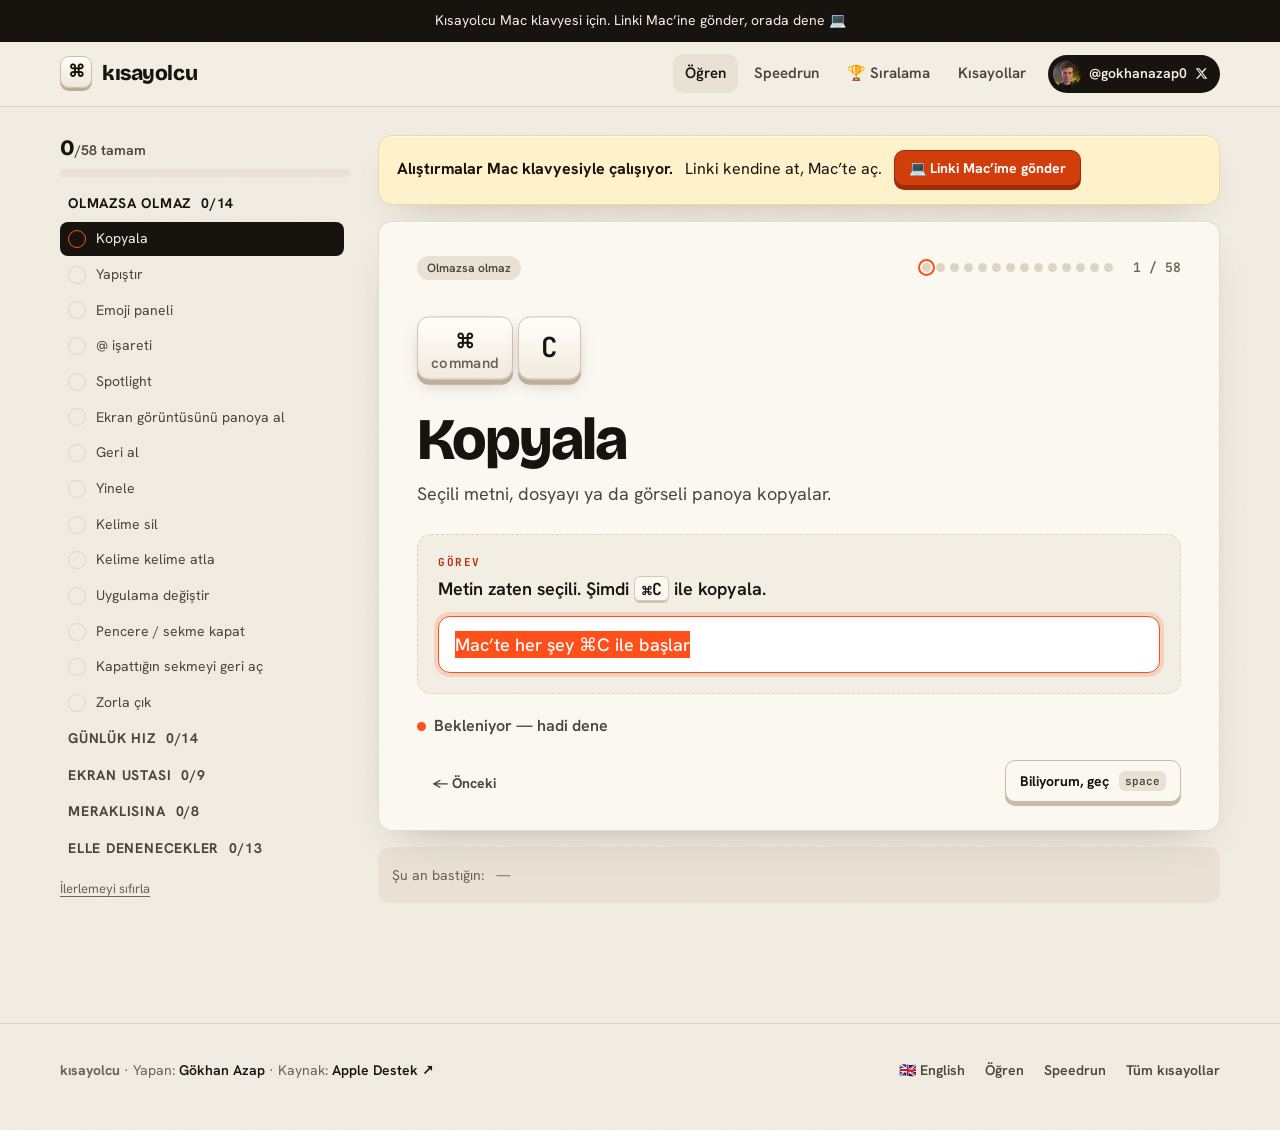
<file: ogren.html>
<!doctype html>
<html lang="tr">
<head>
<meta charset="utf-8">
<meta name="viewport" content="width=device-width, initial-scale=1">
<title>Mac Kısayollarını Deneyerek Öğren – 58 İnteraktif Alıştırma | Kısayolcu</title>
<meta name="description" content="Kopyala-yapıştırdan emoji paneline, Spotlight’tan pencere döşemeye: Mac kısayollarını tarayıcında tek tek dene. Bildiğini geç, ilerlemen kaydolsun.">
<link rel="canonical" href="https://kisayolcu.gokhanazap.com/ogren">
<link rel="alternate" hreflang="tr" href="https://kisayolcu.gokhanazap.com/ogren">
<link rel="alternate" hreflang="en" href="https://kisayolcu.gokhanazap.com/en/learn">
<link rel="alternate" hreflang="x-default" href="https://kisayolcu.gokhanazap.com/en/learn">
<meta property="og:type" content="website">
<meta property="og:locale" content="tr_TR">
<meta property="og:site_name" content="Kısayolcu">
<meta property="og:url" content="https://kisayolcu.gokhanazap.com/ogren">
<meta property="og:title" content="Mac Kısayollarını Deneyerek Öğren – 58 İnteraktif Alıştırma">
<meta property="og:description" content="Kopyala-yapıştırdan emoji paneline, Spotlight’tan pencere döşemeye: Mac kısayollarını tarayıcında tek tek dene. Bildiğini geç, ilerlemen kaydolsun.">
<meta property="og:image" content="https://kisayolcu.gokhanazap.com/assets/og.png">
<meta property="og:image:width" content="1200">
<meta property="og:image:height" content="630">
<meta name="twitter:card" content="summary_large_image">
<meta name="twitter:creator" content="@gokhanazap0">
<meta name="twitter:title" content="Mac Kısayollarını Deneyerek Öğren – 58 İnteraktif Alıştırma">
<meta name="twitter:description" content="Kopyala-yapıştırdan emoji paneline, Spotlight’tan pencere döşemeye: Mac kısayollarını tarayıcında tek tek dene. Bildiğini geç, ilerlemen kaydolsun.">
<meta name="twitter:image" content="https://kisayolcu.gokhanazap.com/assets/og.png">
<meta name="theme-color" content="#f3eee4">
<link rel="icon" href="favicon.svg" type="image/svg+xml">
<link rel="icon" href="favicon.png" sizes="32x32" type="image/png">
<link rel="apple-touch-icon" href="assets/apple-touch-icon.png">
<link rel="preconnect" href="https://fonts.googleapis.com">
<link rel="preconnect" href="https://fonts.gstatic.com" crossorigin>
<link href="https://fonts.googleapis.com/css2?family=Bricolage+Grotesque:opsz,wght@12..96,700;12..96,800&family=Hanken+Grotesk:wght@400;500;600;700&family=JetBrains+Mono:wght@600;700&display=swap" rel="stylesheet">
<link rel="stylesheet" href="assets/style.css">
<link rel="stylesheet" href="assets/ogren.css">
</head>
<body>
<header class="nav">
  <div class="wrap">
    <a class="logo" href="./"><span class="logo-mark">⌘</span>kısayolcu</a>
    <nav class="nav-links">
      <a href="ogren" class="keep on">Öğren</a>
      <a href="speedrun" class="keep">Speedrun</a>
      <a href="speedrun#board" class="keep">🏆<span class="cl"> Sıralama</span></a>
      <a href="kisayollar" class="">Kısayollar</a>
      <a href="https://x.com/gokhanazap0" target="_blank" rel="noopener" class="me" aria-label="@gokhanazap0 — X"><img src="assets/gokhan.jpg" alt="" width="28" height="28"><span class="cl">@gokhanazap0</span><svg class="x" viewBox="0 0 24 24" width="13" height="13" aria-hidden="true"><path fill="currentColor" d="M18.244 2.25h3.308l-7.227 8.26 8.502 11.24H16.17l-5.214-6.817L4.99 21.75H1.68l7.73-8.835L1.254 2.25H8.08l4.713 6.231zm-1.161 17.52h1.833L7.084 4.126H5.117z"/></svg></a>
    </nav>
  </div>
</header>

<div class="learn wrap">
  <aside class="side" id="side">
    <div class="side-top">
      <div class="side-prog"><b id="pDone">0</b>/<span id="pTotal">0</span> tamam</div>
      <div class="bar"><i id="pBar"></i></div>
      <button class="btn btn-ghost btn-sm side-toggle" id="sideToggle" type="button" aria-expanded="false">Bölümler ▾</button>
    </div>
    <nav class="side-list" id="sideList"></nav>
    <button class="reset" id="reset" type="button">İlerlemeyi sıfırla</button>
  </aside>

  <main class="stage-wrap">
    <section class="stage card" id="stage">
      <div class="stage-top">
        <span class="pill" id="chapName"></span>
        <span class="ch-dots" id="chDots" aria-hidden="true"></span>
        <span class="muted stage-count" id="lessonCount"></span>
      </div>
      <div class="big-keys" id="bigKeys"></div>
      <h1 class="h-display lesson-title" id="title"></h1>
      <p class="lesson-desc" id="desc"></p>
      <p class="tr-note" id="trNote" hidden></p>

      <div class="task">
        <div class="task-label">Görev</div>
        <p class="task-text" id="task"></p>
        <div class="practice" id="practice"></div>
      </div>

      <div class="status" id="status" aria-live="polite"></div>

      <div class="actions">
        <button class="btn btn-ghost btn-sm" id="prev" type="button">← Önceki</button>
        <span class="grow"></span>
        <button class="btn btn-sm" id="skip" type="button">Biliyorum, geç <span class="kbd-hint">space</span></button>
        <button class="btn btn-primary" id="next" type="button" hidden>Devam <kbd class="kc kc-mod"><span class="kc-s">↩</span></kbd></button>
      </div>
    </section>

    <section class="finish card" id="finish" hidden>
      <p class="eyebrow">Bitti!</p>
      <h1 class="h-display">Artık fare sana muhtaç. 🎉</h1>
      <p class="finish-stats" id="finishStats"></p>
      <div class="finish-cta">
        <a class="btn btn-primary" href="speedrun">⚡ Şimdi speedrun’da kendini test et</a>
        <a class="btn" href="kisayollar">Tüm kısayol listesi</a>
        <a class="btn btn-dark" href="#" data-contact>✉️ Fikrini yaz</a>
      </div>
      <button class="reset" id="reset2" type="button">Baştan başla</button>
    </section>

    <div class="livebar">
      <span class="muted">Şu an bastığın:</span>
      <span id="live" class="live"><span class="muted">—</span></span>
    </div>
  </main>
</div>

<footer class="foot">
  <div class="wrap">
    <span class="maker"><b>kısayolcu</b> · Yapan: <a href="https://x.com/gokhanazap0" target="_blank" rel="noopener">Gökhan Azap</a> · Kaynak: <a href="https://support.apple.com/tr-tr/102650" target="_blank" rel="noopener">Apple Destek ↗</a></span>
    <span class="foot-links">
      <a href="en/learn" data-lang="en">🇬🇧 English</a>
      <a href="ogren">Öğren</a>
      <a href="speedrun">Speedrun</a>
      <a href="kisayollar">Tüm kısayollar</a>
    </span>
  </div>
</footer>

<script src="assets/data.js"></script>
<script src="assets/core.js"></script>
<script src="assets/ogren.js"></script>
</body>
</html>
</file>
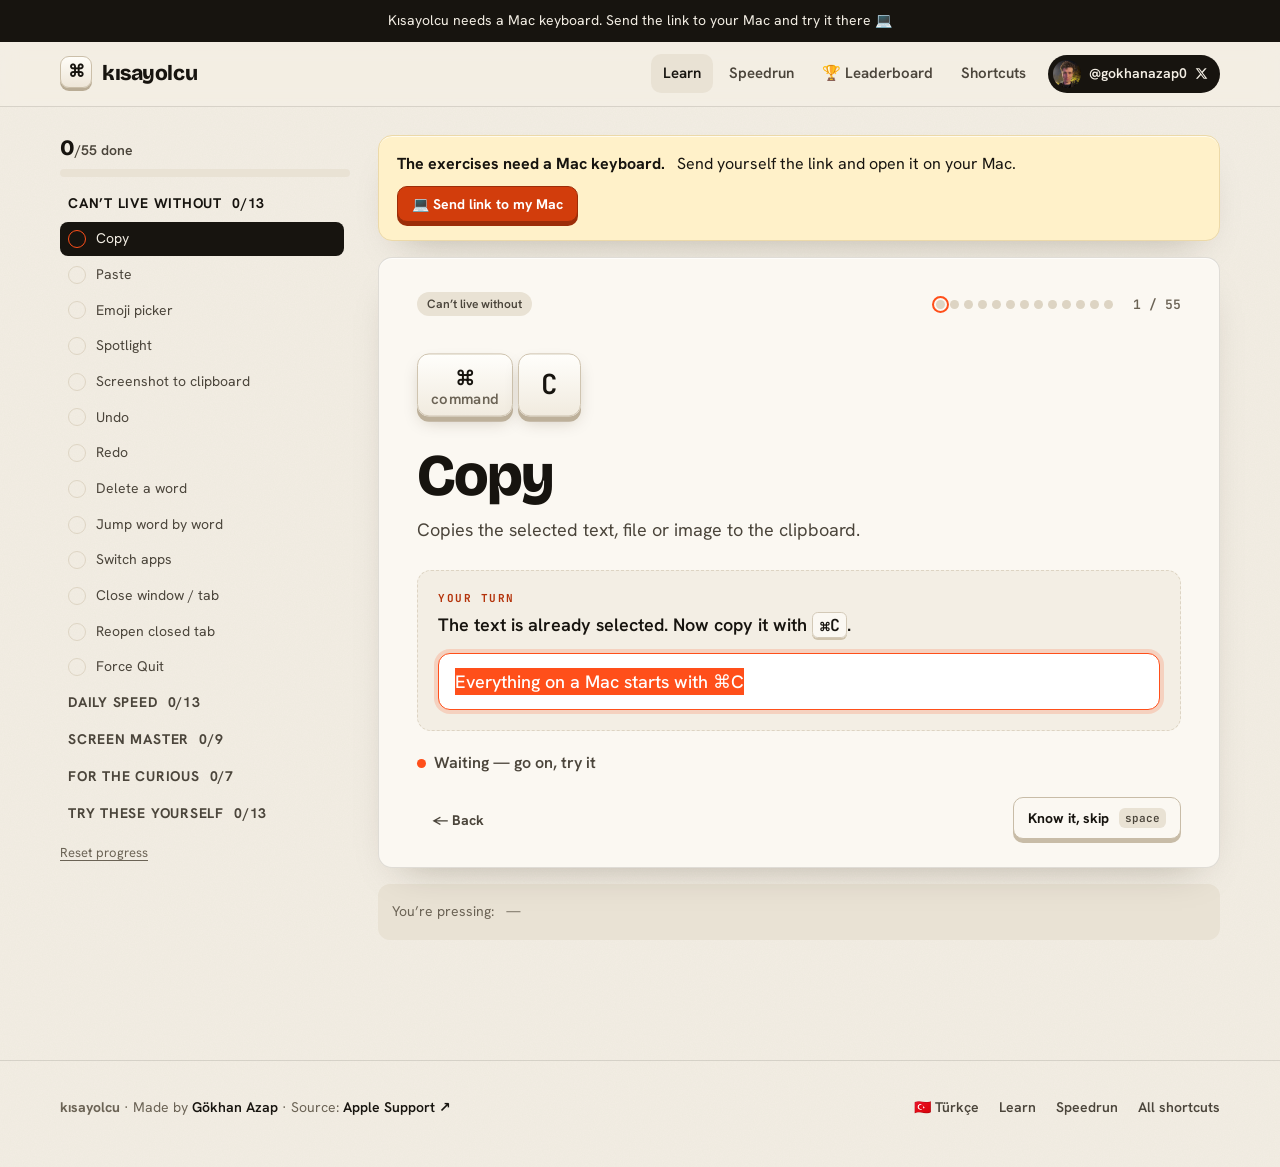
<file: en/learn.html>
<!doctype html>
<html lang="en">
<head>
<meta charset="utf-8">
<meta name="viewport" content="width=device-width, initial-scale=1">
<title>Learn Mac Shortcuts by Doing – Interactive Keyboard Drills | Kısayolcu</title>
<meta name="description" content="From copy-paste to the emoji picker, Spotlight to window tiling: practice Mac keyboard shortcuts one by one in your browser. Skip what you know; your progress is saved.">
<link rel="canonical" href="https://kisayolcu.gokhanazap.com/en/learn">
<link rel="alternate" hreflang="tr" href="https://kisayolcu.gokhanazap.com/ogren">
<link rel="alternate" hreflang="en" href="https://kisayolcu.gokhanazap.com/en/learn">
<link rel="alternate" hreflang="x-default" href="https://kisayolcu.gokhanazap.com/en/learn">
<meta property="og:type" content="website">
<meta property="og:locale" content="en_US">
<meta property="og:site_name" content="Kısayolcu">
<meta property="og:url" content="https://kisayolcu.gokhanazap.com/en/learn">
<meta property="og:title" content="Learn Mac Shortcuts by Doing – Interactive Keyboard Drills">
<meta property="og:description" content="From copy-paste to the emoji picker, Spotlight to window tiling: practice Mac keyboard shortcuts one by one in your browser. Skip what you know; your progress is saved.">
<meta property="og:image" content="https://kisayolcu.gokhanazap.com/assets/og-en.png">
<meta property="og:image:width" content="1200">
<meta property="og:image:height" content="630">
<meta name="twitter:card" content="summary_large_image">
<meta name="twitter:creator" content="@gokhanazap0">
<meta name="twitter:title" content="Learn Mac Shortcuts by Doing – Interactive Keyboard Drills">
<meta name="twitter:description" content="From copy-paste to the emoji picker, Spotlight to window tiling: practice Mac keyboard shortcuts one by one in your browser. Skip what you know; your progress is saved.">
<meta name="twitter:image" content="https://kisayolcu.gokhanazap.com/assets/og-en.png">
<meta name="theme-color" content="#f3eee4">
<link rel="icon" href="../favicon.svg" type="image/svg+xml">
<link rel="icon" href="../favicon.png" sizes="32x32" type="image/png">
<link rel="apple-touch-icon" href="../assets/apple-touch-icon.png">
<link rel="preconnect" href="https://fonts.googleapis.com">
<link rel="preconnect" href="https://fonts.gstatic.com" crossorigin>
<link href="https://fonts.googleapis.com/css2?family=Bricolage+Grotesque:opsz,wght@12..96,700;12..96,800&family=Hanken+Grotesk:wght@400;500;600;700&family=JetBrains+Mono:wght@600;700&display=swap" rel="stylesheet">
<link rel="stylesheet" href="../assets/style.css">
<link rel="stylesheet" href="../assets/ogren.css">
</head>
<body>
<header class="nav">
  <div class="wrap">
    <a class="logo" href="./"><span class="logo-mark">⌘</span>kısayolcu</a>
    <nav class="nav-links">
      <a href="learn" class="keep on">Learn</a>
      <a href="speedrun" class="keep">Speedrun</a>
      <a href="speedrun#board" class="keep">🏆<span class="cl"> Leaderboard</span></a>
      <a href="shortcuts" class="">Shortcuts</a>
      <a href="https://x.com/gokhanazap0" target="_blank" rel="noopener" class="me" aria-label="@gokhanazap0 — X"><img src="../assets/gokhan.jpg" alt="" width="28" height="28"><span class="cl">@gokhanazap0</span><svg class="x" viewBox="0 0 24 24" width="13" height="13" aria-hidden="true"><path fill="currentColor" d="M18.244 2.25h3.308l-7.227 8.26 8.502 11.24H16.17l-5.214-6.817L4.99 21.75H1.68l7.73-8.835L1.254 2.25H8.08l4.713 6.231zm-1.161 17.52h1.833L7.084 4.126H5.117z"/></svg></a>
    </nav>
  </div>
</header>

<div class="learn wrap">
  <aside class="side" id="side">
    <div class="side-top">
      <div class="side-prog"><b id="pDone">0</b>/<span id="pTotal">0</span> done</div>
      <div class="bar"><i id="pBar"></i></div>
      <button class="btn btn-ghost btn-sm side-toggle" id="sideToggle" type="button" aria-expanded="false">Chapters ▾</button>
    </div>
    <nav class="side-list" id="sideList"></nav>
    <button class="reset" id="reset" type="button">Reset progress</button>
  </aside>

  <main class="stage-wrap">
    <section class="stage card" id="stage">
      <div class="stage-top">
        <span class="pill" id="chapName"></span>
        <span class="ch-dots" id="chDots" aria-hidden="true"></span>
        <span class="muted stage-count" id="lessonCount"></span>
      </div>
      <div class="big-keys" id="bigKeys"></div>
      <h1 class="h-display lesson-title" id="title"></h1>
      <p class="lesson-desc" id="desc"></p>
      <p class="tr-note" id="trNote" hidden></p>

      <div class="task">
        <div class="task-label">Your turn</div>
        <p class="task-text" id="task"></p>
        <div class="practice" id="practice"></div>
      </div>

      <div class="status" id="status" aria-live="polite"></div>

      <div class="actions">
        <button class="btn btn-ghost btn-sm" id="prev" type="button">← Back</button>
        <span class="grow"></span>
        <button class="btn btn-sm" id="skip" type="button">Know it, skip <span class="kbd-hint">space</span></button>
        <button class="btn btn-primary" id="next" type="button" hidden>Next <kbd class="kc kc-mod"><span class="kc-s">↩</span></kbd></button>
      </div>
    </section>

    <section class="finish card" id="finish" hidden>
      <p class="eyebrow">All done!</p>
      <h1 class="h-display">Your mouse misses you already. 🎉</h1>
      <p class="finish-stats" id="finishStats"></p>
      <div class="finish-cta">
        <a class="btn btn-primary" href="speedrun">⚡ Now test yourself in the speedrun</a>
        <a class="btn" href="shortcuts">Full shortcut list</a>
        <a class="btn btn-dark" href="#" data-contact>✉️ Share your thoughts</a>
      </div>
      <button class="reset" id="reset2" type="button">Start over</button>
    </section>

    <div class="livebar">
      <span class="muted">You’re pressing:</span>
      <span id="live" class="live"><span class="muted">—</span></span>
    </div>
  </main>
</div>

<footer class="foot">
  <div class="wrap">
    <span class="maker"><b>kısayolcu</b> · Made by <a href="https://x.com/gokhanazap0" target="_blank" rel="noopener">Gökhan Azap</a> · Source: <a href="https://support.apple.com/en-us/102650" target="_blank" rel="noopener">Apple Support ↗</a></span>
    <span class="foot-links">
      <a href="../ogren" data-lang="tr">🇹🇷 Türkçe</a>
      <a href="learn">Learn</a>
      <a href="speedrun">Speedrun</a>
      <a href="shortcuts">All shortcuts</a>
    </span>
  </div>
</footer>

<script src="../assets/data-en.js"></script>
<script src="../assets/core.js"></script>
<script src="../assets/ogren.js"></script>
</body>
</html>
</file>
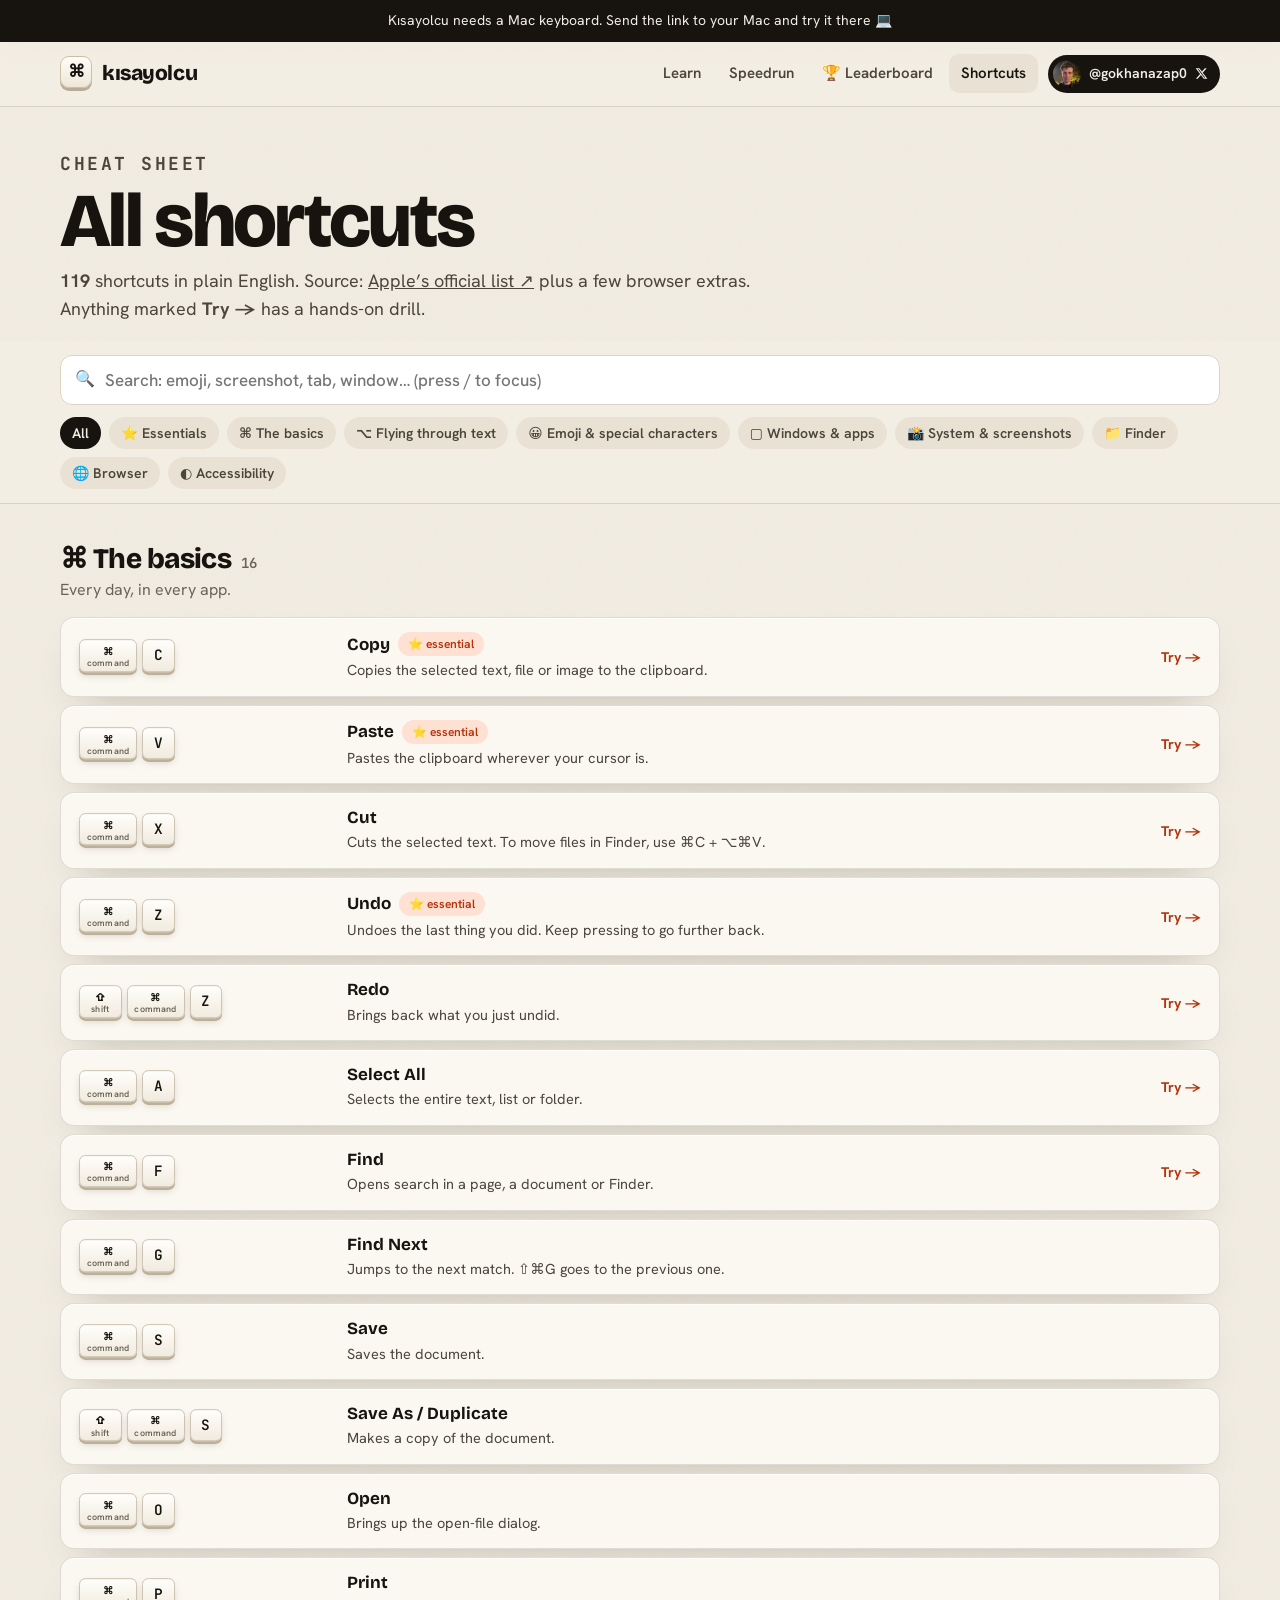
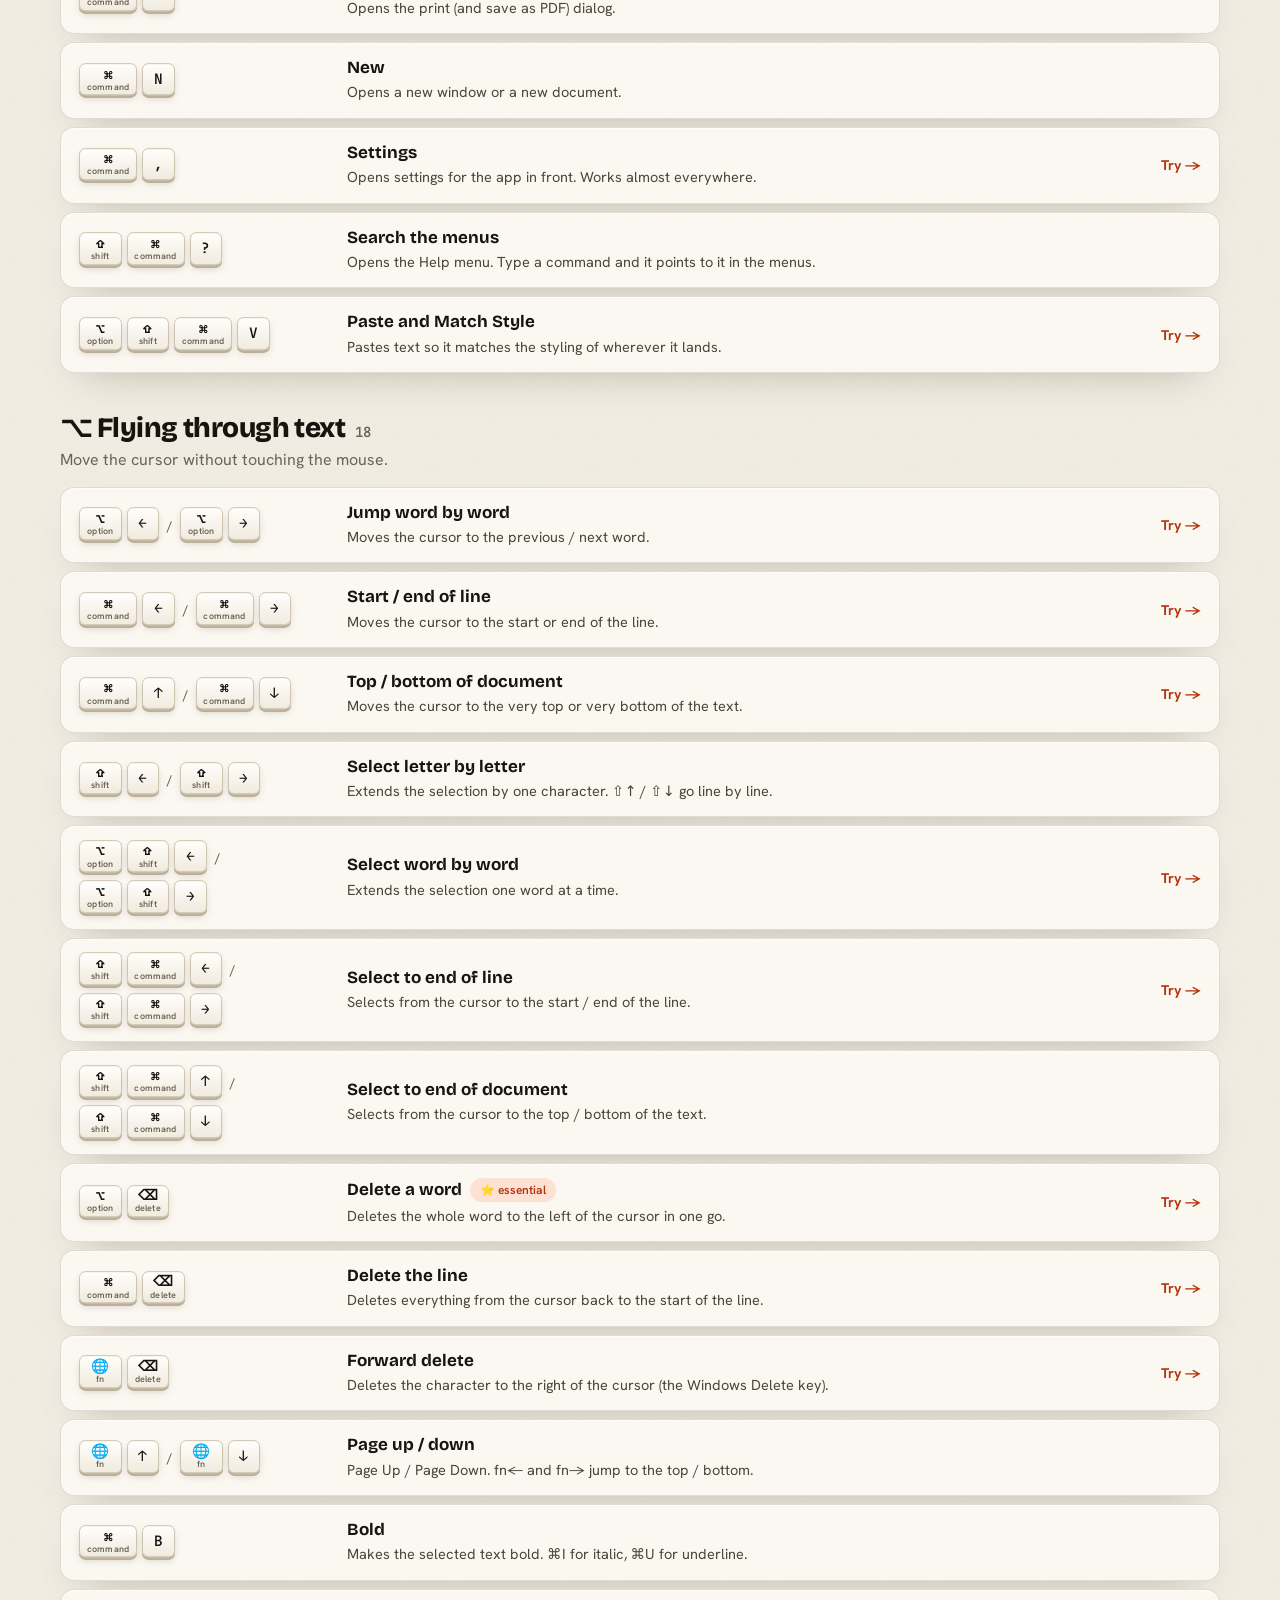
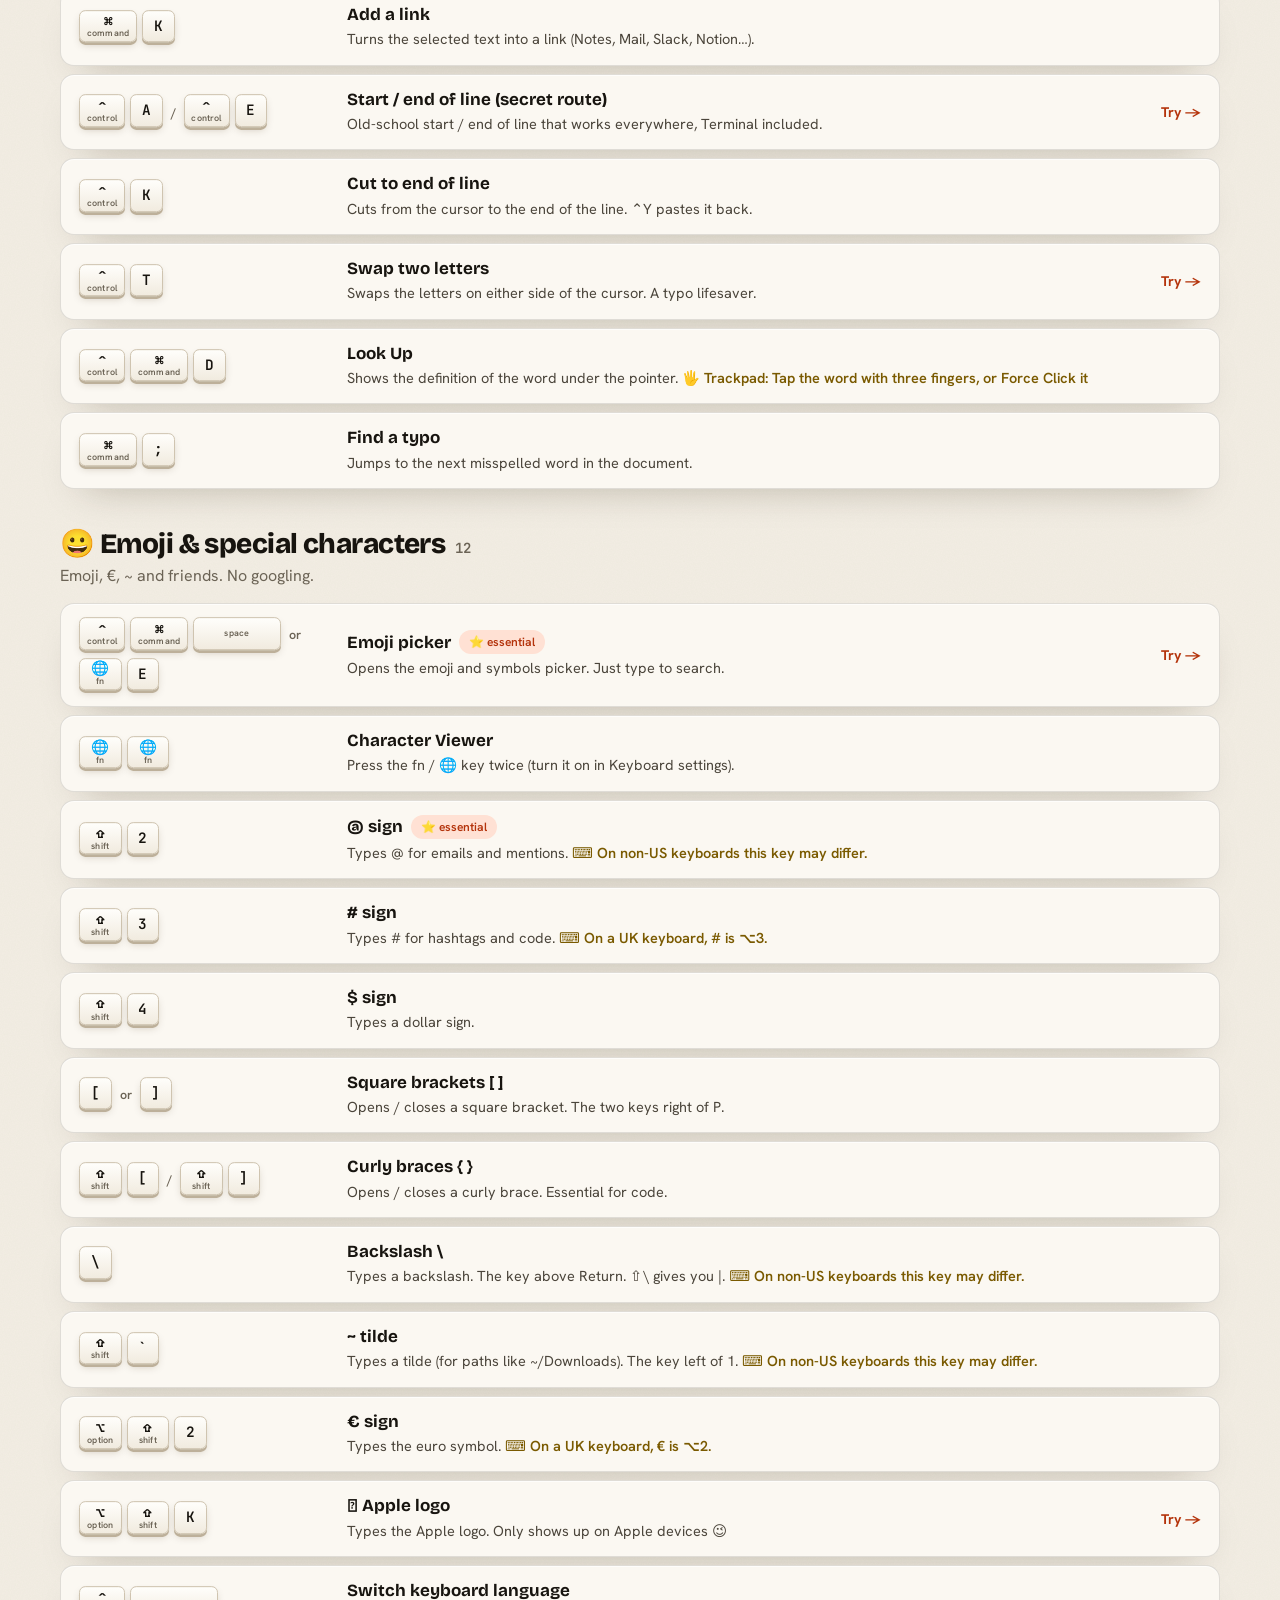
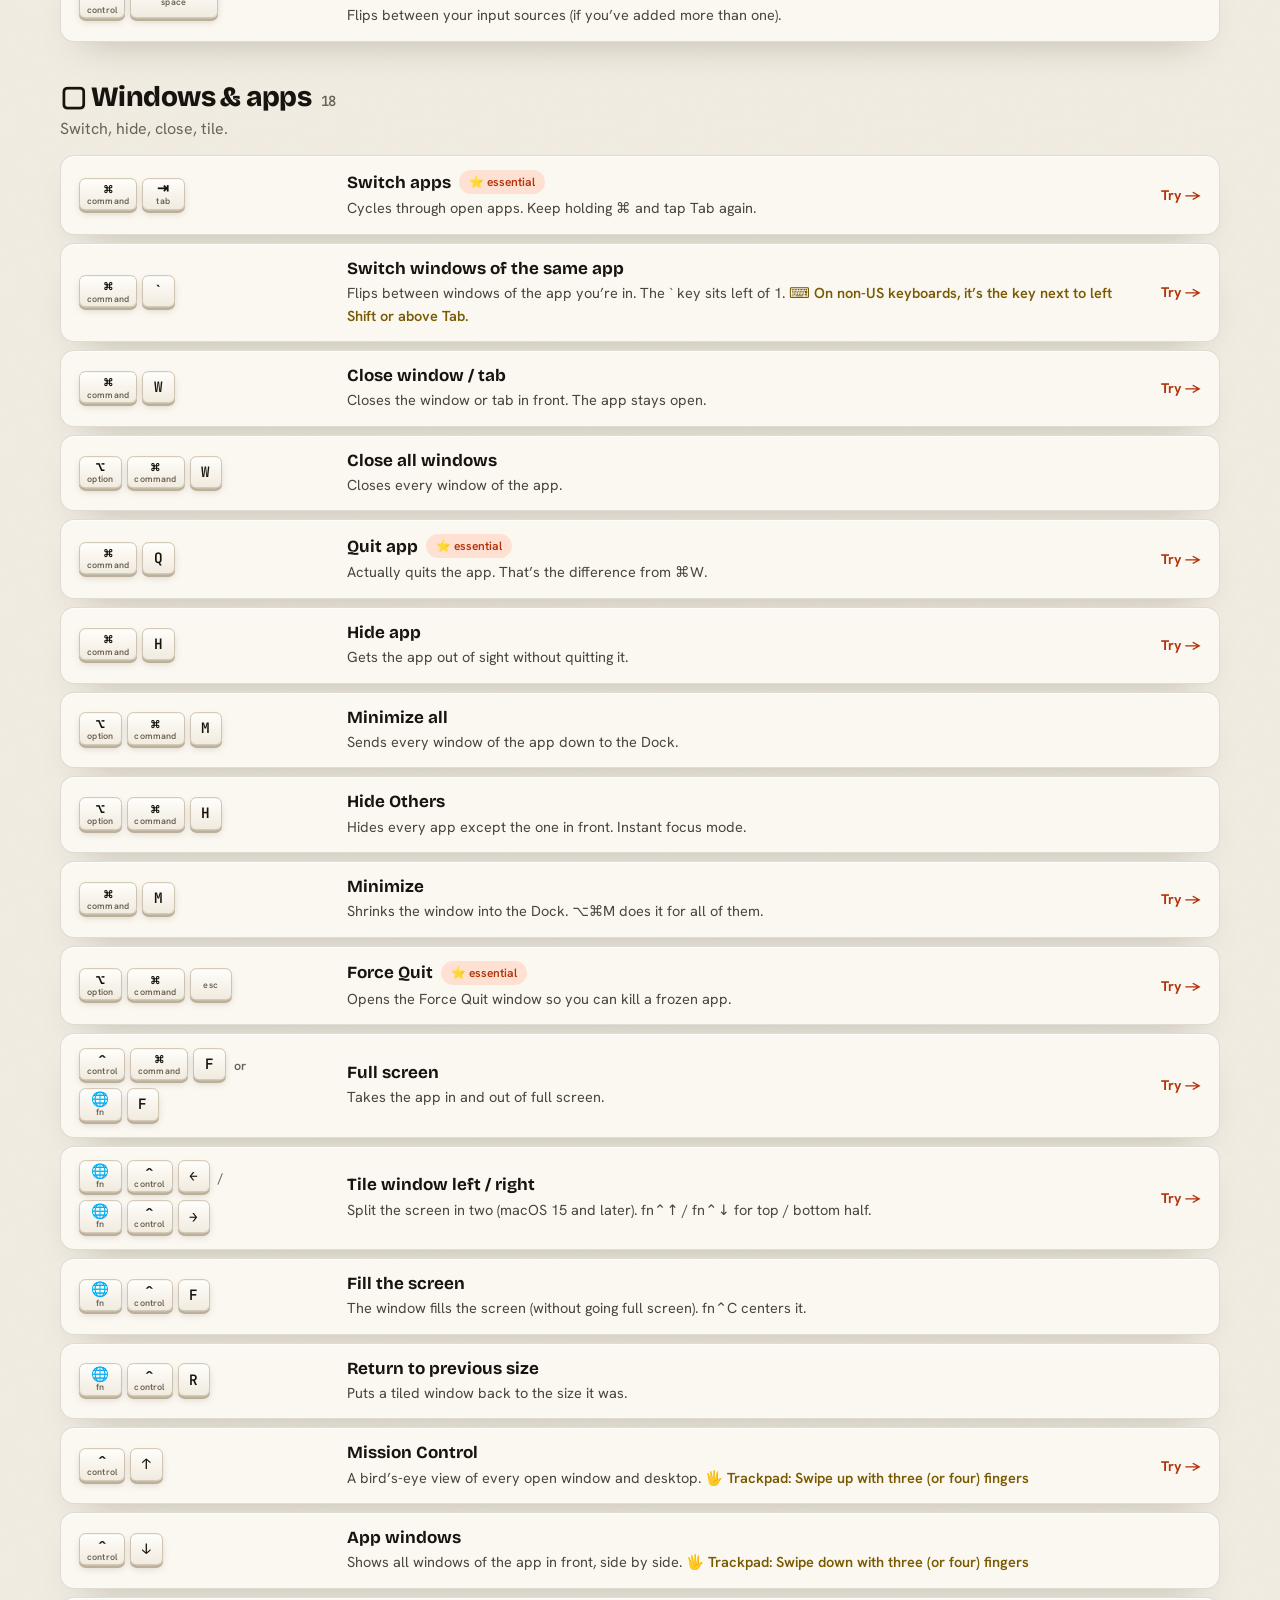
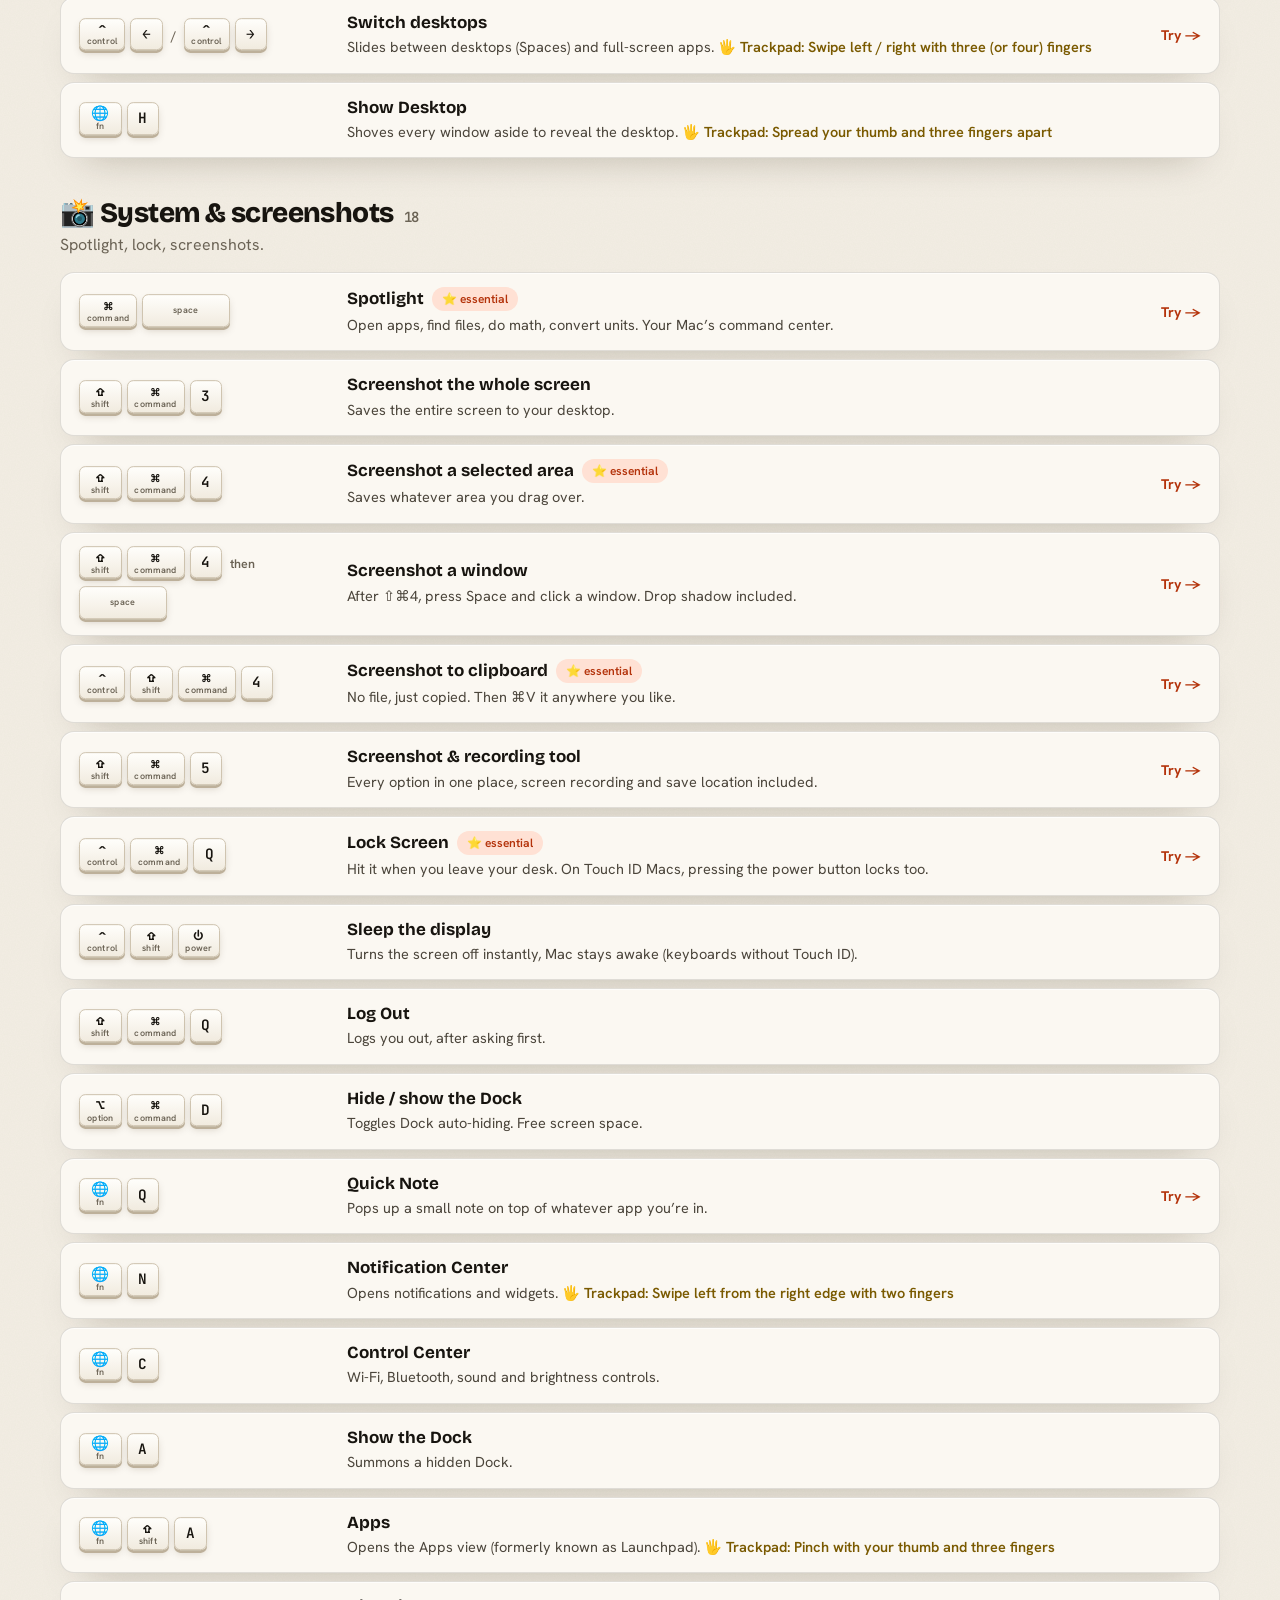
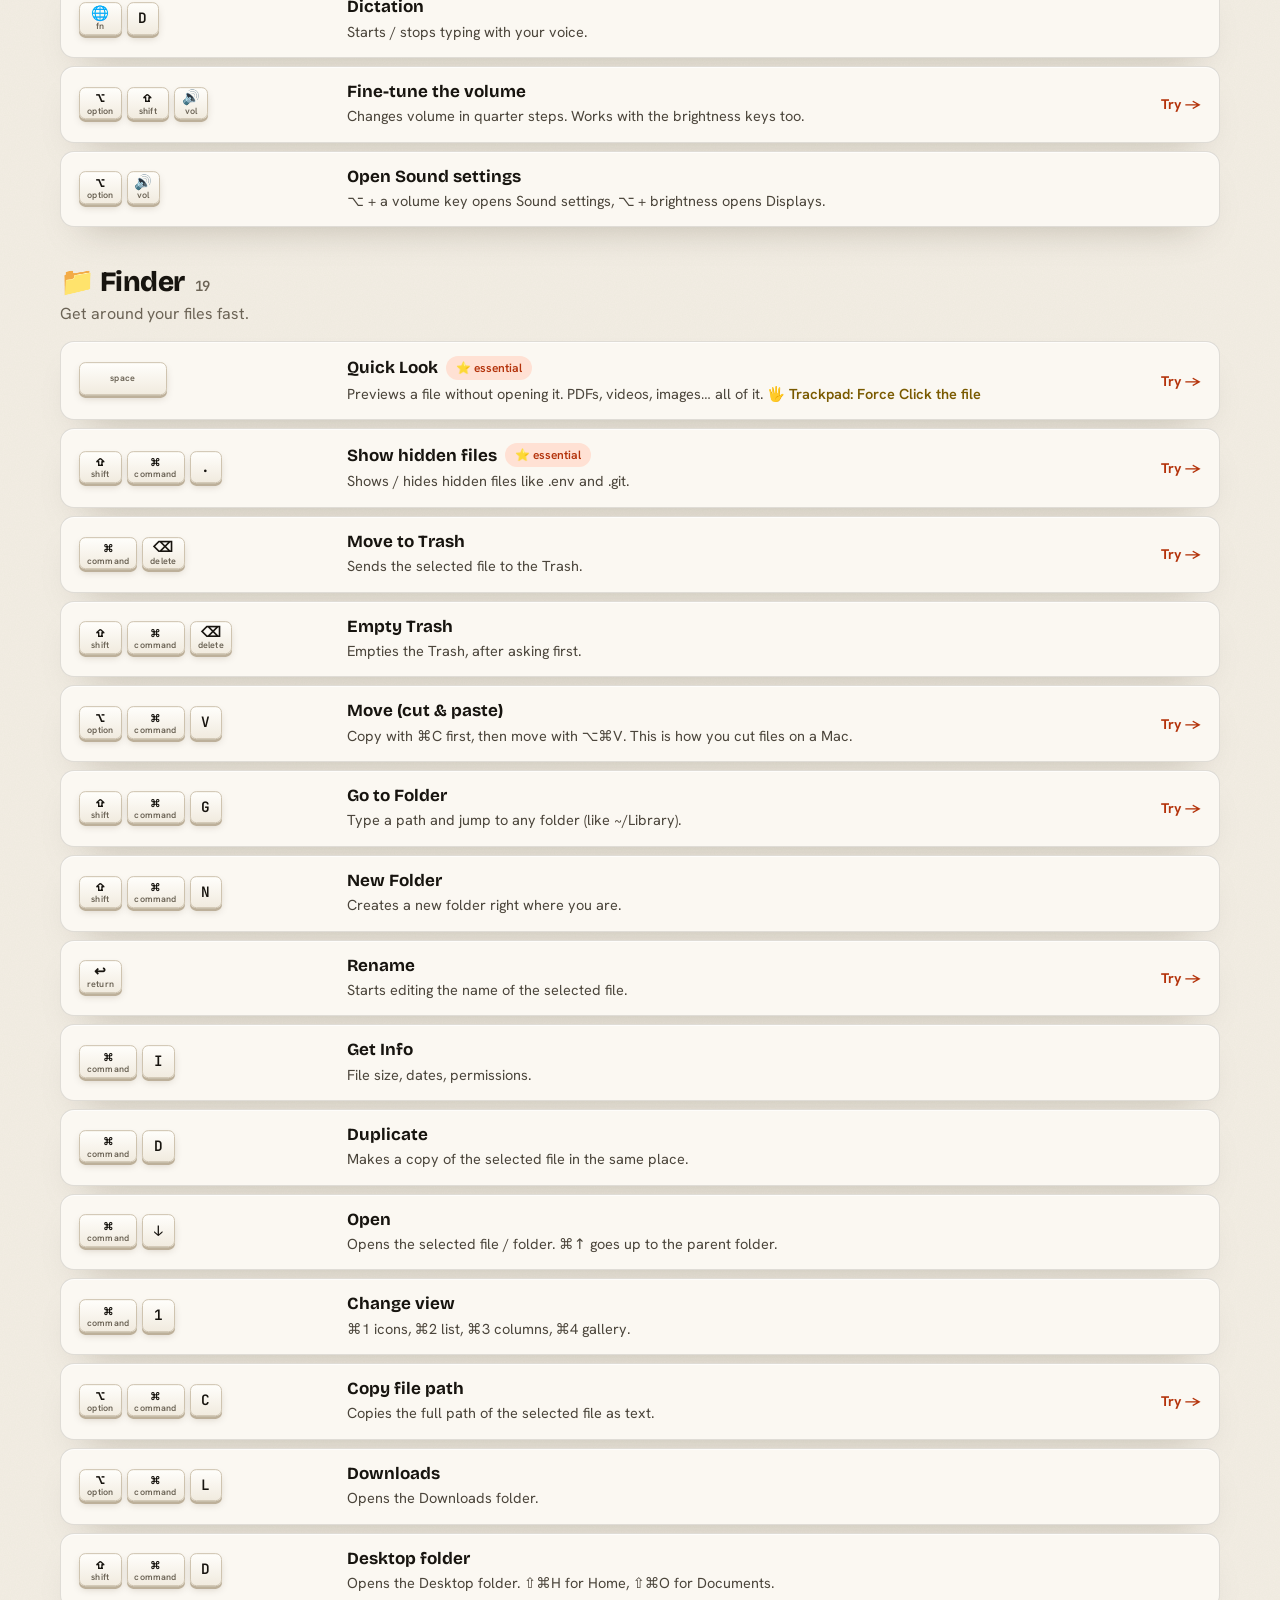
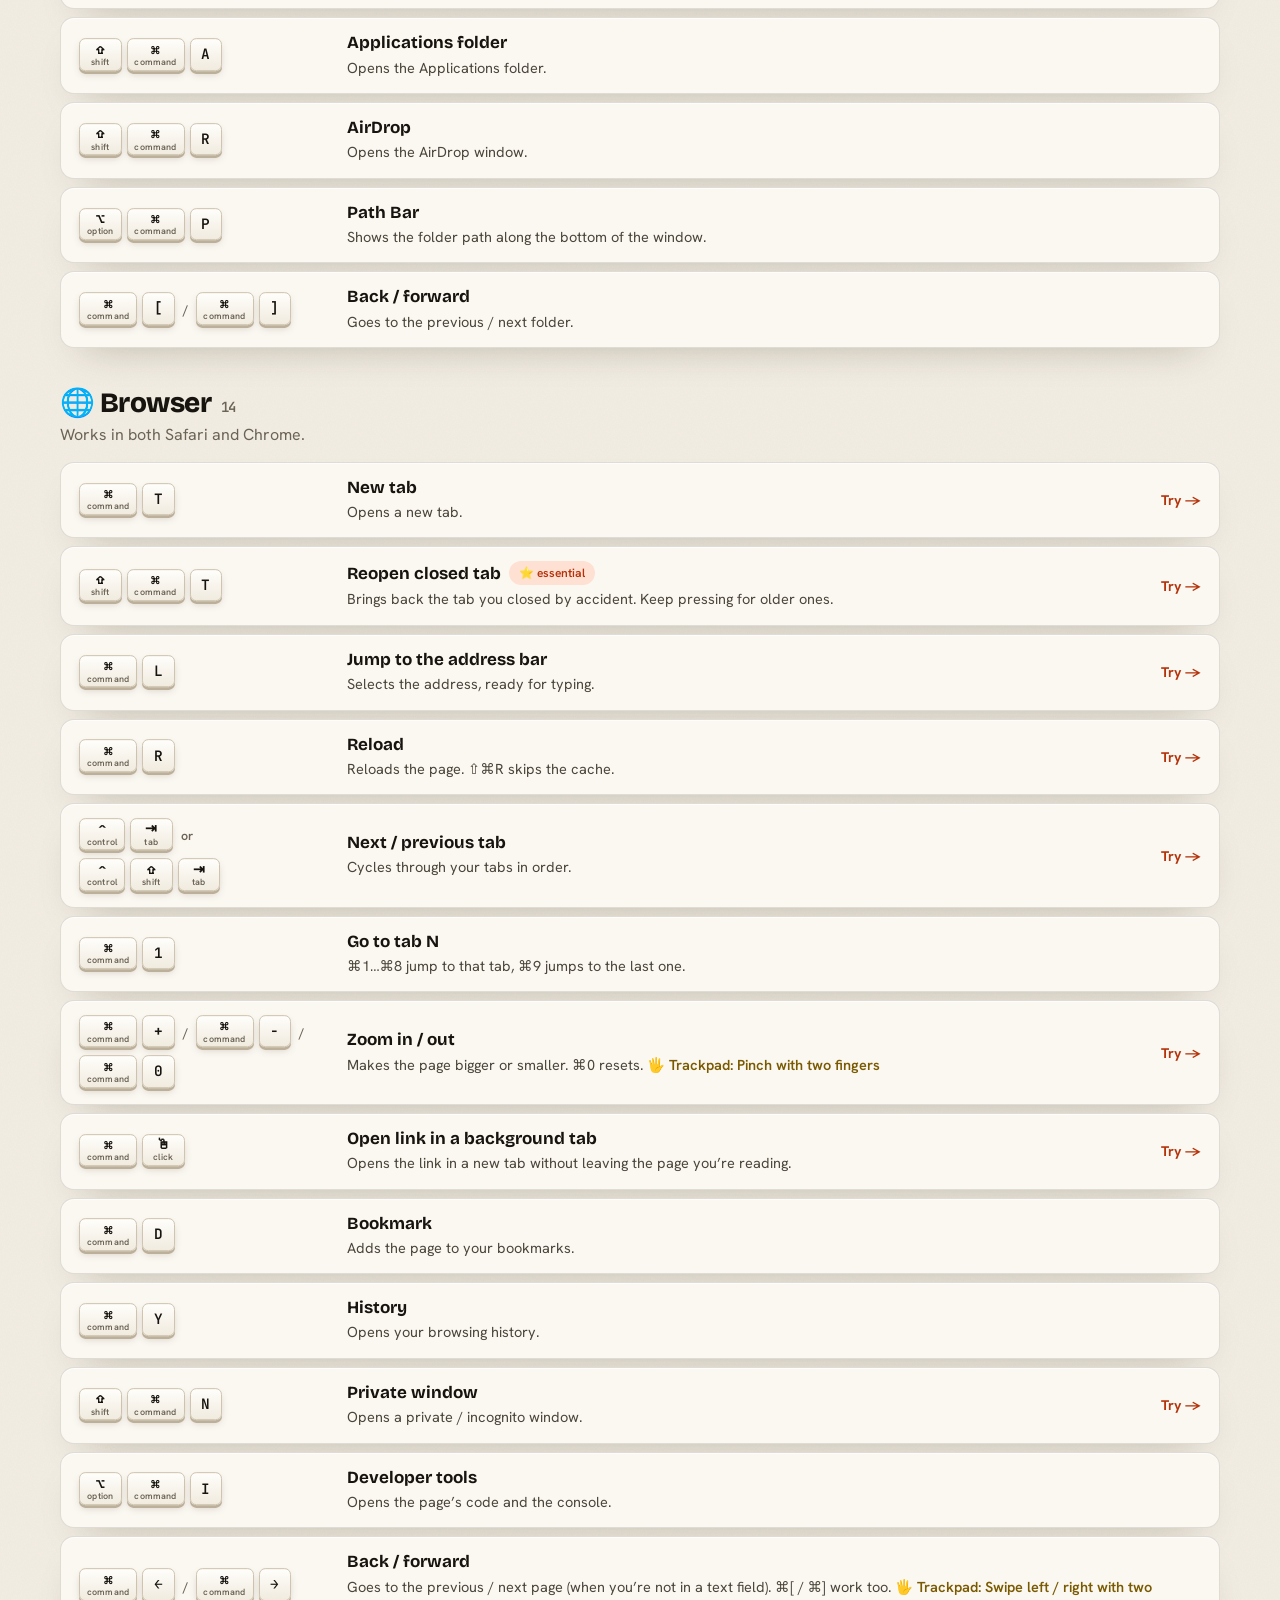
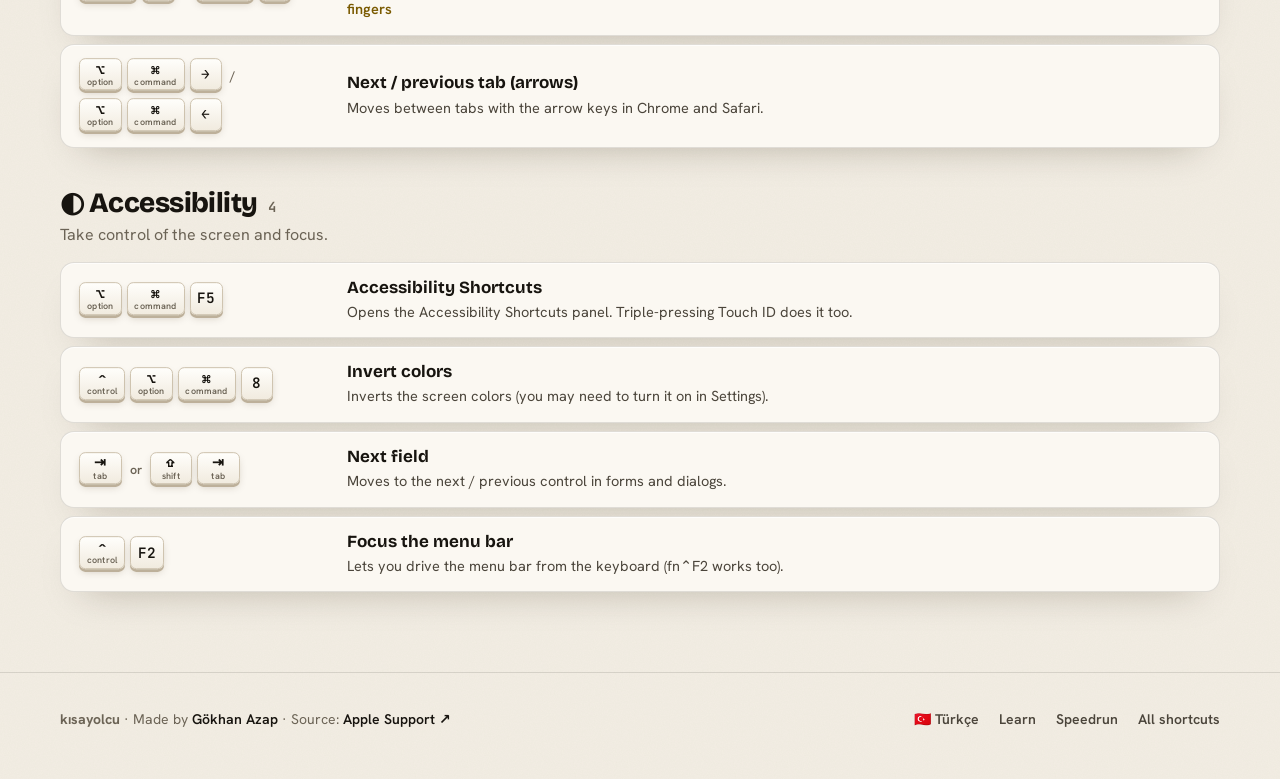
<file: en/shortcuts.html>
<!doctype html>
<html lang="en">
<head>
<meta charset="utf-8">
<meta name="viewport" content="width=device-width, initial-scale=1">
<title>Mac Keyboard Shortcuts List – Screenshots, Emoji, Spotlight &amp; More | Kısayolcu</title>
<meta name="description" content="A searchable list of 100+ Mac keyboard shortcuts: screenshots (⇧⌘4), emoji picker (⌃⌘Space), Spotlight (⌘Space), window tiling and more. Search, try, learn.">
<link rel="canonical" href="https://kisayolcu.gokhanazap.com/en/shortcuts">
<link rel="alternate" hreflang="tr" href="https://kisayolcu.gokhanazap.com/kisayollar">
<link rel="alternate" hreflang="en" href="https://kisayolcu.gokhanazap.com/en/shortcuts">
<link rel="alternate" hreflang="x-default" href="https://kisayolcu.gokhanazap.com/en/shortcuts">
<meta property="og:type" content="website">
<meta property="og:locale" content="en_US">
<meta property="og:site_name" content="Kısayolcu">
<meta property="og:url" content="https://kisayolcu.gokhanazap.com/en/shortcuts">
<meta property="og:title" content="Mac Keyboard Shortcuts List – Screenshots, Emoji, Spotlight &amp; More">
<meta property="og:description" content="A searchable list of 100+ Mac keyboard shortcuts: screenshots (⇧⌘4), emoji picker (⌃⌘Space), Spotlight (⌘Space), window tiling and more. Search, try, learn.">
<meta property="og:image" content="https://kisayolcu.gokhanazap.com/assets/og-en.png">
<meta property="og:image:width" content="1200">
<meta property="og:image:height" content="630">
<meta name="twitter:card" content="summary_large_image">
<meta name="twitter:creator" content="@gokhanazap0">
<meta name="twitter:title" content="Mac Keyboard Shortcuts List – Screenshots, Emoji, Spotlight &amp; More">
<meta name="twitter:description" content="A searchable list of 100+ Mac keyboard shortcuts: screenshots (⇧⌘4), emoji picker (⌃⌘Space), Spotlight (⌘Space), window tiling and more. Search, try, learn.">
<meta name="twitter:image" content="https://kisayolcu.gokhanazap.com/assets/og-en.png">
<meta name="theme-color" content="#f3eee4">
<link rel="icon" href="../favicon.svg" type="image/svg+xml">
<link rel="icon" href="../favicon.png" sizes="32x32" type="image/png">
<link rel="apple-touch-icon" href="../assets/apple-touch-icon.png">
<link rel="preconnect" href="https://fonts.googleapis.com">
<link rel="preconnect" href="https://fonts.gstatic.com" crossorigin>
<link href="https://fonts.googleapis.com/css2?family=Bricolage+Grotesque:opsz,wght@12..96,700;12..96,800&family=Hanken+Grotesk:wght@400;500;600;700&family=JetBrains+Mono:wght@600;700&display=swap" rel="stylesheet">
<link rel="stylesheet" href="../assets/style.css">
<style>
  .list-head { padding: 48px 0 18px; }
  .list-head h1 { font-size: clamp(40px, 6vw, 76px); margin: 12px 0 10px; }
  .list-head p { color: var(--ink-2); font-size: 18px; margin: 0; max-width: 40em; }
  .tools { position: sticky; top: 64px; z-index: 5; background: color-mix(in srgb, var(--paper) 92%, transparent); backdrop-filter: blur(8px); -webkit-backdrop-filter: blur(8px); padding: 14px 0; border-bottom: 1px solid var(--line); }
  .tools .wrap { display: grid; gap: 12px; }
  .search { display: flex; align-items: center; gap: 10px; background: #fff; border: 1.5px solid var(--paper-3); border-radius: 12px; padding: 0 14px; }
  .search:focus-within { border-color: var(--accent); }
  .search input { flex: 1; border: 0; outline: 0; font: 500 17px var(--body); padding: 13px 0; background: transparent; color: var(--ink); min-width: 0; }
  .chips { display: flex; gap: 8px; flex-wrap: wrap; }
  .chip { all: unset; cursor: pointer; font: 600 14px var(--body); padding: 7px 12px; border-radius: 99px; background: var(--paper-2); color: var(--ink-2); }
  .chip.on { background: var(--ink); color: var(--paper); }
  .chip:focus-visible { outline: 2px solid var(--accent); }
  .cat { padding-top: 40px; }
  .cat h2 { font: 800 28px/1.1 var(--display); letter-spacing: -.02em; margin: 0 0 4px; display: flex; gap: 10px; align-items: baseline; }
  .cat h2 small { font: 600 14px var(--mono); color: var(--mute); }
  .cat > p { margin: 0 0 14px; color: var(--mute); }
  .rows { display: grid; gap: 8px; }
  .r { display: grid; grid-template-columns: 250px 1fr auto; gap: 18px; align-items: center; padding: 14px 18px; }
  .r .kc { font-size: 12.5px; }
  .r h3 { margin: 0; font: 700 17px/1.25 var(--display); display: flex; gap: 8px; align-items: center; flex-wrap: wrap; }
  .r p { margin: 3px 0 0; color: var(--ink-2); font-size: 14.5px; }
  .r .trn { color: #7a5a00; font-weight: 600; }
  .try { font: 700 14px var(--body); color: var(--accent-text); text-decoration: none; white-space: nowrap; }
  .try:hover { text-decoration: underline; }
  .empty { padding: 60px 0; text-align: center; color: var(--mute); font-size: 18px; }
  mark { background: #ffe1d4; color: inherit; border-radius: 3px; }
  @media (max-width: 700px) { .r { grid-template-columns: 1fr; gap: 8px; } }
</style>
</head>
<body>
<header class="nav">
  <div class="wrap">
    <a class="logo" href="./"><span class="logo-mark">⌘</span>kısayolcu</a>
    <nav class="nav-links">
      <a href="learn" class="keep">Learn</a>
      <a href="speedrun" class="keep">Speedrun</a>
      <a href="speedrun#board" class="keep">🏆<span class="cl"> Leaderboard</span></a>
      <a href="shortcuts" class="on">Shortcuts</a>
      <a href="https://x.com/gokhanazap0" target="_blank" rel="noopener" class="me" aria-label="@gokhanazap0 — X"><img src="../assets/gokhan.jpg" alt="" width="28" height="28"><span class="cl">@gokhanazap0</span><svg class="x" viewBox="0 0 24 24" width="13" height="13" aria-hidden="true"><path fill="currentColor" d="M18.244 2.25h3.308l-7.227 8.26 8.502 11.24H16.17l-5.214-6.817L4.99 21.75H1.68l7.73-8.835L1.254 2.25H8.08l4.713 6.231zm-1.161 17.52h1.833L7.084 4.126H5.117z"/></svg></a>
    </nav>
  </div>
</header>

<main>
<section class="wrap list-head">
  <p class="eyebrow">Cheat sheet</p>
  <h1 class="h-display">All shortcuts</h1>
  <p><b id="total">120</b> shortcuts in plain English. Source: <a href="https://support.apple.com/en-us/102650" target="_blank" rel="noopener">Apple’s official list ↗</a> plus a few browser extras. Anything marked <b>Try →</b> has a hands-on drill.</p>
</section>

<div class="tools">
  <div class="wrap">
    <label class="search"><span aria-hidden="true">🔍</span><input id="q" type="search" placeholder="Search: emoji, screenshot, tab, window… (press / to focus)" autocomplete="off" aria-label="Search shortcuts"></label>
    <div class="chips" id="chips"></div>
  </div>
</div>

<div class="wrap" id="list"><!--LIST--><section class="cat" id="temel"><h2>⌘ The basics <small>16</small></h2><p>Every day, in every app.</p><div class="rows"><article class="r card"><div><span class="kc-row"><span class="kc-group"><kbd class="kc kc-mod" data-k="cmd"><span class="kc-s">⌘</span><span class="kc-l">command</span></kbd><kbd class="kc" data-k="c"><span class="kc-s">C</span></kbd></span></span></div><div><h3>Copy<span class="pill pill-hot">⭐ essential</span></h3><p>Copies the selected text, file or image to the clipboard.</p></div><a class="try" href="learn#l-copy">Try →</a></article><article class="r card"><div><span class="kc-row"><span class="kc-group"><kbd class="kc kc-mod" data-k="cmd"><span class="kc-s">⌘</span><span class="kc-l">command</span></kbd><kbd class="kc" data-k="v"><span class="kc-s">V</span></kbd></span></span></div><div><h3>Paste<span class="pill pill-hot">⭐ essential</span></h3><p>Pastes the clipboard wherever your cursor is.</p></div><a class="try" href="learn#l-paste">Try →</a></article><article class="r card"><div><span class="kc-row"><span class="kc-group"><kbd class="kc kc-mod" data-k="cmd"><span class="kc-s">⌘</span><span class="kc-l">command</span></kbd><kbd class="kc" data-k="x"><span class="kc-s">X</span></kbd></span></span></div><div><h3>Cut</h3><p>Cuts the selected text. To move files in Finder, use ⌘C + ⌥⌘V.</p></div><a class="try" href="learn#l-cut">Try →</a></article><article class="r card"><div><span class="kc-row"><span class="kc-group"><kbd class="kc kc-mod" data-k="cmd"><span class="kc-s">⌘</span><span class="kc-l">command</span></kbd><kbd class="kc" data-k="z"><span class="kc-s">Z</span></kbd></span></span></div><div><h3>Undo<span class="pill pill-hot">⭐ essential</span></h3><p>Undoes the last thing you did. Keep pressing to go further back.</p></div><a class="try" href="learn#l-undo">Try →</a></article><article class="r card"><div><span class="kc-row"><span class="kc-group"><kbd class="kc kc-mod" data-k="shift"><span class="kc-s">⇧</span><span class="kc-l">shift</span></kbd><kbd class="kc kc-mod" data-k="cmd"><span class="kc-s">⌘</span><span class="kc-l">command</span></kbd><kbd class="kc" data-k="z"><span class="kc-s">Z</span></kbd></span></span></div><div><h3>Redo</h3><p>Brings back what you just undid.</p></div><a class="try" href="learn#l-redo">Try →</a></article><article class="r card"><div><span class="kc-row"><span class="kc-group"><kbd class="kc kc-mod" data-k="cmd"><span class="kc-s">⌘</span><span class="kc-l">command</span></kbd><kbd class="kc" data-k="a"><span class="kc-s">A</span></kbd></span></span></div><div><h3>Select All</h3><p>Selects the entire text, list or folder.</p></div><a class="try" href="learn#l-selectall">Try →</a></article><article class="r card"><div><span class="kc-row"><span class="kc-group"><kbd class="kc kc-mod" data-k="cmd"><span class="kc-s">⌘</span><span class="kc-l">command</span></kbd><kbd class="kc" data-k="f"><span class="kc-s">F</span></kbd></span></span></div><div><h3>Find</h3><p>Opens search in a page, a document or Finder.</p></div><a class="try" href="learn#l-find">Try →</a></article><article class="r card"><div><span class="kc-row"><span class="kc-group"><kbd class="kc kc-mod" data-k="cmd"><span class="kc-s">⌘</span><span class="kc-l">command</span></kbd><kbd class="kc" data-k="g"><span class="kc-s">G</span></kbd></span></span></div><div><h3>Find Next</h3><p>Jumps to the next match. ⇧⌘G goes to the previous one.</p></div><span></span></article><article class="r card"><div><span class="kc-row"><span class="kc-group"><kbd class="kc kc-mod" data-k="cmd"><span class="kc-s">⌘</span><span class="kc-l">command</span></kbd><kbd class="kc" data-k="s"><span class="kc-s">S</span></kbd></span></span></div><div><h3>Save</h3><p>Saves the document.</p></div><span></span></article><article class="r card"><div><span class="kc-row"><span class="kc-group"><kbd class="kc kc-mod" data-k="shift"><span class="kc-s">⇧</span><span class="kc-l">shift</span></kbd><kbd class="kc kc-mod" data-k="cmd"><span class="kc-s">⌘</span><span class="kc-l">command</span></kbd><kbd class="kc" data-k="s"><span class="kc-s">S</span></kbd></span></span></div><div><h3>Save As / Duplicate</h3><p>Makes a copy of the document.</p></div><span></span></article><article class="r card"><div><span class="kc-row"><span class="kc-group"><kbd class="kc kc-mod" data-k="cmd"><span class="kc-s">⌘</span><span class="kc-l">command</span></kbd><kbd class="kc" data-k="o"><span class="kc-s">O</span></kbd></span></span></div><div><h3>Open</h3><p>Brings up the open-file dialog.</p></div><span></span></article><article class="r card"><div><span class="kc-row"><span class="kc-group"><kbd class="kc kc-mod" data-k="cmd"><span class="kc-s">⌘</span><span class="kc-l">command</span></kbd><kbd class="kc" data-k="p"><span class="kc-s">P</span></kbd></span></span></div><div><h3>Print</h3><p>Opens the print (and save as PDF) dialog.</p></div><span></span></article><article class="r card"><div><span class="kc-row"><span class="kc-group"><kbd class="kc kc-mod" data-k="cmd"><span class="kc-s">⌘</span><span class="kc-l">command</span></kbd><kbd class="kc" data-k="n"><span class="kc-s">N</span></kbd></span></span></div><div><h3>New</h3><p>Opens a new window or a new document.</p></div><span></span></article><article class="r card"><div><span class="kc-row"><span class="kc-group"><kbd class="kc kc-mod" data-k="cmd"><span class="kc-s">⌘</span><span class="kc-l">command</span></kbd><kbd class="kc" data-k=","><span class="kc-s">,</span></kbd></span></span></div><div><h3>Settings</h3><p>Opens settings for the app in front. Works almost everywhere.</p></div><a class="try" href="learn#l-settings">Try →</a></article><article class="r card"><div><span class="kc-row"><span class="kc-group"><kbd class="kc kc-mod" data-k="shift"><span class="kc-s">⇧</span><span class="kc-l">shift</span></kbd><kbd class="kc kc-mod" data-k="cmd"><span class="kc-s">⌘</span><span class="kc-l">command</span></kbd><kbd class="kc" data-k="?"><span class="kc-s">?</span></kbd></span></span></div><div><h3>Search the menus</h3><p>Opens the Help menu. Type a command and it points to it in the menus.</p></div><span></span></article><article class="r card"><div><span class="kc-row"><span class="kc-group"><kbd class="kc kc-mod" data-k="opt"><span class="kc-s">⌥</span><span class="kc-l">option</span></kbd><kbd class="kc kc-mod" data-k="shift"><span class="kc-s">⇧</span><span class="kc-l">shift</span></kbd><kbd class="kc kc-mod" data-k="cmd"><span class="kc-s">⌘</span><span class="kc-l">command</span></kbd><kbd class="kc" data-k="v"><span class="kc-s">V</span></kbd></span></span></div><div><h3>Paste and Match Style</h3><p>Pastes text so it matches the styling of wherever it lands.</p></div><a class="try" href="learn#l-pasteplain">Try →</a></article></div></section><section class="cat" id="metin"><h2>⌥ Flying through text <small>18</small></h2><p>Move the cursor without touching the mouse.</p><div class="rows"><article class="r card"><div><span class="kc-row"><span class="kc-group"><kbd class="kc kc-mod" data-k="opt"><span class="kc-s">⌥</span><span class="kc-l">option</span></kbd><kbd class="kc" data-k="left"><span class="kc-s">←</span></kbd></span><span class="kc-sep">/</span><span class="kc-group"><kbd class="kc kc-mod" data-k="opt"><span class="kc-s">⌥</span><span class="kc-l">option</span></kbd><kbd class="kc" data-k="right"><span class="kc-s">→</span></kbd></span></span></div><div><h3>Jump word by word</h3><p>Moves the cursor to the previous / next word.</p></div><a class="try" href="learn#l-wordjump">Try →</a></article><article class="r card"><div><span class="kc-row"><span class="kc-group"><kbd class="kc kc-mod" data-k="cmd"><span class="kc-s">⌘</span><span class="kc-l">command</span></kbd><kbd class="kc" data-k="left"><span class="kc-s">←</span></kbd></span><span class="kc-sep">/</span><span class="kc-group"><kbd class="kc kc-mod" data-k="cmd"><span class="kc-s">⌘</span><span class="kc-l">command</span></kbd><kbd class="kc" data-k="right"><span class="kc-s">→</span></kbd></span></span></div><div><h3>Start / end of line</h3><p>Moves the cursor to the start or end of the line.</p></div><a class="try" href="learn#l-linestart">Try →</a></article><article class="r card"><div><span class="kc-row"><span class="kc-group"><kbd class="kc kc-mod" data-k="cmd"><span class="kc-s">⌘</span><span class="kc-l">command</span></kbd><kbd class="kc" data-k="up"><span class="kc-s">↑</span></kbd></span><span class="kc-sep">/</span><span class="kc-group"><kbd class="kc kc-mod" data-k="cmd"><span class="kc-s">⌘</span><span class="kc-l">command</span></kbd><kbd class="kc" data-k="down"><span class="kc-s">↓</span></kbd></span></span></div><div><h3>Top / bottom of document</h3><p>Moves the cursor to the very top or very bottom of the text.</p></div><a class="try" href="learn#l-docstart">Try →</a></article><article class="r card"><div><span class="kc-row"><span class="kc-group"><kbd class="kc kc-mod" data-k="shift"><span class="kc-s">⇧</span><span class="kc-l">shift</span></kbd><kbd class="kc" data-k="left"><span class="kc-s">←</span></kbd></span><span class="kc-sep">/</span><span class="kc-group"><kbd class="kc kc-mod" data-k="shift"><span class="kc-s">⇧</span><span class="kc-l">shift</span></kbd><kbd class="kc" data-k="right"><span class="kc-s">→</span></kbd></span></span></div><div><h3>Select letter by letter</h3><p>Extends the selection by one character. ⇧↑ / ⇧↓ go line by line.</p></div><span></span></article><article class="r card"><div><span class="kc-row"><span class="kc-group"><kbd class="kc kc-mod" data-k="opt"><span class="kc-s">⌥</span><span class="kc-l">option</span></kbd><kbd class="kc kc-mod" data-k="shift"><span class="kc-s">⇧</span><span class="kc-l">shift</span></kbd><kbd class="kc" data-k="left"><span class="kc-s">←</span></kbd></span><span class="kc-sep">/</span><span class="kc-group"><kbd class="kc kc-mod" data-k="opt"><span class="kc-s">⌥</span><span class="kc-l">option</span></kbd><kbd class="kc kc-mod" data-k="shift"><span class="kc-s">⇧</span><span class="kc-l">shift</span></kbd><kbd class="kc" data-k="right"><span class="kc-s">→</span></kbd></span></span></div><div><h3>Select word by word</h3><p>Extends the selection one word at a time.</p></div><a class="try" href="learn#l-selword">Try →</a></article><article class="r card"><div><span class="kc-row"><span class="kc-group"><kbd class="kc kc-mod" data-k="shift"><span class="kc-s">⇧</span><span class="kc-l">shift</span></kbd><kbd class="kc kc-mod" data-k="cmd"><span class="kc-s">⌘</span><span class="kc-l">command</span></kbd><kbd class="kc" data-k="left"><span class="kc-s">←</span></kbd></span><span class="kc-sep">/</span><span class="kc-group"><kbd class="kc kc-mod" data-k="shift"><span class="kc-s">⇧</span><span class="kc-l">shift</span></kbd><kbd class="kc kc-mod" data-k="cmd"><span class="kc-s">⌘</span><span class="kc-l">command</span></kbd><kbd class="kc" data-k="right"><span class="kc-s">→</span></kbd></span></span></div><div><h3>Select to end of line</h3><p>Selects from the cursor to the start / end of the line.</p></div><a class="try" href="learn#l-selline">Try →</a></article><article class="r card"><div><span class="kc-row"><span class="kc-group"><kbd class="kc kc-mod" data-k="shift"><span class="kc-s">⇧</span><span class="kc-l">shift</span></kbd><kbd class="kc kc-mod" data-k="cmd"><span class="kc-s">⌘</span><span class="kc-l">command</span></kbd><kbd class="kc" data-k="up"><span class="kc-s">↑</span></kbd></span><span class="kc-sep">/</span><span class="kc-group"><kbd class="kc kc-mod" data-k="shift"><span class="kc-s">⇧</span><span class="kc-l">shift</span></kbd><kbd class="kc kc-mod" data-k="cmd"><span class="kc-s">⌘</span><span class="kc-l">command</span></kbd><kbd class="kc" data-k="down"><span class="kc-s">↓</span></kbd></span></span></div><div><h3>Select to end of document</h3><p>Selects from the cursor to the top / bottom of the text.</p></div><span></span></article><article class="r card"><div><span class="kc-row"><span class="kc-group"><kbd class="kc kc-mod" data-k="opt"><span class="kc-s">⌥</span><span class="kc-l">option</span></kbd><kbd class="kc kc-mod" data-k="delete"><span class="kc-s">⌫</span><span class="kc-l">delete</span></kbd></span></span></div><div><h3>Delete a word<span class="pill pill-hot">⭐ essential</span></h3><p>Deletes the whole word to the left of the cursor in one go.</p></div><a class="try" href="learn#l-delword">Try →</a></article><article class="r card"><div><span class="kc-row"><span class="kc-group"><kbd class="kc kc-mod" data-k="cmd"><span class="kc-s">⌘</span><span class="kc-l">command</span></kbd><kbd class="kc kc-mod" data-k="delete"><span class="kc-s">⌫</span><span class="kc-l">delete</span></kbd></span></span></div><div><h3>Delete the line</h3><p>Deletes everything from the cursor back to the start of the line.</p></div><a class="try" href="learn#l-delline">Try →</a></article><article class="r card"><div><span class="kc-row"><span class="kc-group"><kbd class="kc kc-mod" data-k="fn"><span class="kc-s">🌐</span><span class="kc-l">fn</span></kbd><kbd class="kc kc-mod" data-k="delete"><span class="kc-s">⌫</span><span class="kc-l">delete</span></kbd></span></span></div><div><h3>Forward delete</h3><p>Deletes the character to the right of the cursor (the Windows Delete key).</p></div><a class="try" href="learn#l-fwddel">Try →</a></article><article class="r card"><div><span class="kc-row"><span class="kc-group"><kbd class="kc kc-mod" data-k="fn"><span class="kc-s">🌐</span><span class="kc-l">fn</span></kbd><kbd class="kc" data-k="up"><span class="kc-s">↑</span></kbd></span><span class="kc-sep">/</span><span class="kc-group"><kbd class="kc kc-mod" data-k="fn"><span class="kc-s">🌐</span><span class="kc-l">fn</span></kbd><kbd class="kc" data-k="down"><span class="kc-s">↓</span></kbd></span></span></div><div><h3>Page up / down</h3><p>Page Up / Page Down. fn← and fn→ jump to the top / bottom.</p></div><span></span></article><article class="r card"><div><span class="kc-row"><span class="kc-group"><kbd class="kc kc-mod" data-k="cmd"><span class="kc-s">⌘</span><span class="kc-l">command</span></kbd><kbd class="kc" data-k="b"><span class="kc-s">B</span></kbd></span></span></div><div><h3>Bold</h3><p>Makes the selected text bold. ⌘I for italic, ⌘U for underline.</p></div><span></span></article><article class="r card"><div><span class="kc-row"><span class="kc-group"><kbd class="kc kc-mod" data-k="cmd"><span class="kc-s">⌘</span><span class="kc-l">command</span></kbd><kbd class="kc" data-k="k"><span class="kc-s">K</span></kbd></span></span></div><div><h3>Add a link</h3><p>Turns the selected text into a link (Notes, Mail, Slack, Notion…).</p></div><span></span></article><article class="r card"><div><span class="kc-row"><span class="kc-group"><kbd class="kc kc-mod" data-k="ctrl"><span class="kc-s">⌃</span><span class="kc-l">control</span></kbd><kbd class="kc" data-k="a"><span class="kc-s">A</span></kbd></span><span class="kc-sep">/</span><span class="kc-group"><kbd class="kc kc-mod" data-k="ctrl"><span class="kc-s">⌃</span><span class="kc-l">control</span></kbd><kbd class="kc" data-k="e"><span class="kc-s">E</span></kbd></span></span></div><div><h3>Start / end of line (secret route)</h3><p>Old-school start / end of line that works everywhere, Terminal included.</p></div><a class="try" href="learn#l-ctrlae">Try →</a></article><article class="r card"><div><span class="kc-row"><span class="kc-group"><kbd class="kc kc-mod" data-k="ctrl"><span class="kc-s">⌃</span><span class="kc-l">control</span></kbd><kbd class="kc" data-k="k"><span class="kc-s">K</span></kbd></span></span></div><div><h3>Cut to end of line</h3><p>Cuts from the cursor to the end of the line. ⌃Y pastes it back.</p></div><span></span></article><article class="r card"><div><span class="kc-row"><span class="kc-group"><kbd class="kc kc-mod" data-k="ctrl"><span class="kc-s">⌃</span><span class="kc-l">control</span></kbd><kbd class="kc" data-k="t"><span class="kc-s">T</span></kbd></span></span></div><div><h3>Swap two letters</h3><p>Swaps the letters on either side of the cursor. A typo lifesaver.</p></div><a class="try" href="learn#l-ctrlt">Try →</a></article><article class="r card"><div><span class="kc-row"><span class="kc-group"><kbd class="kc kc-mod" data-k="ctrl"><span class="kc-s">⌃</span><span class="kc-l">control</span></kbd><kbd class="kc kc-mod" data-k="cmd"><span class="kc-s">⌘</span><span class="kc-l">command</span></kbd><kbd class="kc" data-k="d"><span class="kc-s">D</span></kbd></span></span></div><div><h3>Look Up</h3><p>Shows the definition of the word under the pointer. <span class="trn pad">🖐 Trackpad: Tap the word with three fingers, or Force Click it</span></p></div><span></span></article><article class="r card"><div><span class="kc-row"><span class="kc-group"><kbd class="kc kc-mod" data-k="cmd"><span class="kc-s">⌘</span><span class="kc-l">command</span></kbd><kbd class="kc" data-k=";"><span class="kc-s">;</span></kbd></span></span></div><div><h3>Find a typo</h3><p>Jumps to the next misspelled word in the document.</p></div><span></span></article></div></section><section class="cat" id="emoji"><h2>😀 Emoji &amp; special characters <small>12</small></h2><p>Emoji, €, ~ and friends. No googling.</p><div class="rows"><article class="r card"><div><span class="kc-row"><span class="kc-group"><kbd class="kc kc-mod" data-k="ctrl"><span class="kc-s">⌃</span><span class="kc-l">control</span></kbd><kbd class="kc kc-mod" data-k="cmd"><span class="kc-s">⌘</span><span class="kc-l">command</span></kbd><kbd class="kc kc-space" data-k="space"><span class="kc-l">space</span></kbd></span><span class="kc-sep">or</span><span class="kc-group"><kbd class="kc kc-mod" data-k="fn"><span class="kc-s">🌐</span><span class="kc-l">fn</span></kbd><kbd class="kc" data-k="e"><span class="kc-s">E</span></kbd></span></span></div><div><h3>Emoji picker<span class="pill pill-hot">⭐ essential</span></h3><p>Opens the emoji and symbols picker. Just type to search.</p></div><a class="try" href="learn#l-emoji">Try →</a></article><article class="r card"><div><span class="kc-row"><span class="kc-group"><kbd class="kc kc-mod" data-k="fn"><span class="kc-s">🌐</span><span class="kc-l">fn</span></kbd><kbd class="kc kc-mod" data-k="fn"><span class="kc-s">🌐</span><span class="kc-l">fn</span></kbd></span></span></div><div><h3>Character Viewer</h3><p>Press the fn / 🌐 key twice (turn it on in Keyboard settings).</p></div><span></span></article><article class="r card"><div><span class="kc-row"><span class="kc-group"><kbd class="kc kc-mod" data-k="shift"><span class="kc-s">⇧</span><span class="kc-l">shift</span></kbd><kbd class="kc" data-k="2"><span class="kc-s">2</span></kbd></span></span></div><div><h3>@ sign<span class="pill pill-hot">⭐ essential</span></h3><p>Types @ for emails and mentions. <span class="trn">⌨️ On non-US keyboards this key may differ.</span></p></div><span></span></article><article class="r card"><div><span class="kc-row"><span class="kc-group"><kbd class="kc kc-mod" data-k="shift"><span class="kc-s">⇧</span><span class="kc-l">shift</span></kbd><kbd class="kc" data-k="3"><span class="kc-s">3</span></kbd></span></span></div><div><h3># sign</h3><p>Types # for hashtags and code. <span class="trn">⌨️ On a UK keyboard, # is ⌥3.</span></p></div><span></span></article><article class="r card"><div><span class="kc-row"><span class="kc-group"><kbd class="kc kc-mod" data-k="shift"><span class="kc-s">⇧</span><span class="kc-l">shift</span></kbd><kbd class="kc" data-k="4"><span class="kc-s">4</span></kbd></span></span></div><div><h3>$ sign</h3><p>Types a dollar sign.</p></div><span></span></article><article class="r card"><div><span class="kc-row"><span class="kc-group"><kbd class="kc" data-k="["><span class="kc-s">[</span></kbd></span><span class="kc-sep">or</span><span class="kc-group"><kbd class="kc" data-k="]"><span class="kc-s">]</span></kbd></span></span></div><div><h3>Square brackets [ ]</h3><p>Opens / closes a square bracket. The two keys right of P.</p></div><span></span></article><article class="r card"><div><span class="kc-row"><span class="kc-group"><kbd class="kc kc-mod" data-k="shift"><span class="kc-s">⇧</span><span class="kc-l">shift</span></kbd><kbd class="kc" data-k="["><span class="kc-s">[</span></kbd></span><span class="kc-sep">/</span><span class="kc-group"><kbd class="kc kc-mod" data-k="shift"><span class="kc-s">⇧</span><span class="kc-l">shift</span></kbd><kbd class="kc" data-k="]"><span class="kc-s">]</span></kbd></span></span></div><div><h3>Curly braces { }</h3><p>Opens / closes a curly brace. Essential for code.</p></div><span></span></article><article class="r card"><div><span class="kc-row"><span class="kc-group"><kbd class="kc" data-k="\"><span class="kc-s">\</span></kbd></span></span></div><div><h3>Backslash \</h3><p>Types a backslash. The key above Return. ⇧\ gives you |. <span class="trn">⌨️ On non-US keyboards this key may differ.</span></p></div><span></span></article><article class="r card"><div><span class="kc-row"><span class="kc-group"><kbd class="kc kc-mod" data-k="shift"><span class="kc-s">⇧</span><span class="kc-l">shift</span></kbd><kbd class="kc" data-k="`"><span class="kc-s">`</span></kbd></span></span></div><div><h3>~ tilde</h3><p>Types a tilde (for paths like ~/Downloads). The key left of 1. <span class="trn">⌨️ On non-US keyboards this key may differ.</span></p></div><span></span></article><article class="r card"><div><span class="kc-row"><span class="kc-group"><kbd class="kc kc-mod" data-k="opt"><span class="kc-s">⌥</span><span class="kc-l">option</span></kbd><kbd class="kc kc-mod" data-k="shift"><span class="kc-s">⇧</span><span class="kc-l">shift</span></kbd><kbd class="kc" data-k="2"><span class="kc-s">2</span></kbd></span></span></div><div><h3>€ sign</h3><p>Types the euro symbol. <span class="trn">⌨️ On a UK keyboard, € is ⌥2.</span></p></div><span></span></article><article class="r card"><div><span class="kc-row"><span class="kc-group"><kbd class="kc kc-mod" data-k="opt"><span class="kc-s">⌥</span><span class="kc-l">option</span></kbd><kbd class="kc kc-mod" data-k="shift"><span class="kc-s">⇧</span><span class="kc-l">shift</span></kbd><kbd class="kc" data-k="k"><span class="kc-s">K</span></kbd></span></span></div><div><h3> Apple logo</h3><p>Types the Apple logo. Only shows up on Apple devices 😉</p></div><a class="try" href="learn#l-applelogo">Try →</a></article><article class="r card"><div><span class="kc-row"><span class="kc-group"><kbd class="kc kc-mod" data-k="ctrl"><span class="kc-s">⌃</span><span class="kc-l">control</span></kbd><kbd class="kc kc-space" data-k="space"><span class="kc-l">space</span></kbd></span></span></div><div><h3>Switch keyboard language</h3><p>Flips between your input sources (if you’ve added more than one).</p></div><span></span></article></div></section><section class="cat" id="pencere"><h2>▢ Windows &amp; apps <small>18</small></h2><p>Switch, hide, close, tile.</p><div class="rows"><article class="r card"><div><span class="kc-row"><span class="kc-group"><kbd class="kc kc-mod" data-k="cmd"><span class="kc-s">⌘</span><span class="kc-l">command</span></kbd><kbd class="kc kc-mod" data-k="tab"><span class="kc-s">⇥</span><span class="kc-l">tab</span></kbd></span></span></div><div><h3>Switch apps<span class="pill pill-hot">⭐ essential</span></h3><p>Cycles through open apps. Keep holding ⌘ and tap Tab again.</p></div><a class="try" href="learn#l-cmdtab">Try →</a></article><article class="r card"><div><span class="kc-row"><span class="kc-group"><kbd class="kc kc-mod" data-k="cmd"><span class="kc-s">⌘</span><span class="kc-l">command</span></kbd><kbd class="kc" data-k="`"><span class="kc-s">`</span></kbd></span></span></div><div><h3>Switch windows of the same app</h3><p>Flips between windows of the app you’re in. The ` key sits left of 1. <span class="trn">⌨️ On non-US keyboards, it’s the key next to left Shift or above Tab.</span></p></div><a class="try" href="learn#l-cmdtick">Try →</a></article><article class="r card"><div><span class="kc-row"><span class="kc-group"><kbd class="kc kc-mod" data-k="cmd"><span class="kc-s">⌘</span><span class="kc-l">command</span></kbd><kbd class="kc" data-k="w"><span class="kc-s">W</span></kbd></span></span></div><div><h3>Close window / tab</h3><p>Closes the window or tab in front. The app stays open.</p></div><a class="try" href="learn#l-closewin">Try →</a></article><article class="r card"><div><span class="kc-row"><span class="kc-group"><kbd class="kc kc-mod" data-k="opt"><span class="kc-s">⌥</span><span class="kc-l">option</span></kbd><kbd class="kc kc-mod" data-k="cmd"><span class="kc-s">⌘</span><span class="kc-l">command</span></kbd><kbd class="kc" data-k="w"><span class="kc-s">W</span></kbd></span></span></div><div><h3>Close all windows</h3><p>Closes every window of the app.</p></div><span></span></article><article class="r card"><div><span class="kc-row"><span class="kc-group"><kbd class="kc kc-mod" data-k="cmd"><span class="kc-s">⌘</span><span class="kc-l">command</span></kbd><kbd class="kc" data-k="q"><span class="kc-s">Q</span></kbd></span></span></div><div><h3>Quit app<span class="pill pill-hot">⭐ essential</span></h3><p>Actually quits the app. That’s the difference from ⌘W.</p></div><a class="try" href="learn#l-quit">Try →</a></article><article class="r card"><div><span class="kc-row"><span class="kc-group"><kbd class="kc kc-mod" data-k="cmd"><span class="kc-s">⌘</span><span class="kc-l">command</span></kbd><kbd class="kc" data-k="h"><span class="kc-s">H</span></kbd></span></span></div><div><h3>Hide app</h3><p>Gets the app out of sight without quitting it.</p></div><a class="try" href="learn#l-hide">Try →</a></article><article class="r card"><div><span class="kc-row"><span class="kc-group"><kbd class="kc kc-mod" data-k="opt"><span class="kc-s">⌥</span><span class="kc-l">option</span></kbd><kbd class="kc kc-mod" data-k="cmd"><span class="kc-s">⌘</span><span class="kc-l">command</span></kbd><kbd class="kc" data-k="m"><span class="kc-s">M</span></kbd></span></span></div><div><h3>Minimize all</h3><p>Sends every window of the app down to the Dock.</p></div><span></span></article><article class="r card"><div><span class="kc-row"><span class="kc-group"><kbd class="kc kc-mod" data-k="opt"><span class="kc-s">⌥</span><span class="kc-l">option</span></kbd><kbd class="kc kc-mod" data-k="cmd"><span class="kc-s">⌘</span><span class="kc-l">command</span></kbd><kbd class="kc" data-k="h"><span class="kc-s">H</span></kbd></span></span></div><div><h3>Hide Others</h3><p>Hides every app except the one in front. Instant focus mode.</p></div><span></span></article><article class="r card"><div><span class="kc-row"><span class="kc-group"><kbd class="kc kc-mod" data-k="cmd"><span class="kc-s">⌘</span><span class="kc-l">command</span></kbd><kbd class="kc" data-k="m"><span class="kc-s">M</span></kbd></span></span></div><div><h3>Minimize</h3><p>Shrinks the window into the Dock. ⌥⌘M does it for all of them.</p></div><a class="try" href="learn#l-minimize">Try →</a></article><article class="r card"><div><span class="kc-row"><span class="kc-group"><kbd class="kc kc-mod" data-k="opt"><span class="kc-s">⌥</span><span class="kc-l">option</span></kbd><kbd class="kc kc-mod" data-k="cmd"><span class="kc-s">⌘</span><span class="kc-l">command</span></kbd><kbd class="kc kc-mod" data-k="esc"><span class="kc-l">esc</span></kbd></span></span></div><div><h3>Force Quit<span class="pill pill-hot">⭐ essential</span></h3><p>Opens the Force Quit window so you can kill a frozen app.</p></div><a class="try" href="learn#l-forcequit">Try →</a></article><article class="r card"><div><span class="kc-row"><span class="kc-group"><kbd class="kc kc-mod" data-k="ctrl"><span class="kc-s">⌃</span><span class="kc-l">control</span></kbd><kbd class="kc kc-mod" data-k="cmd"><span class="kc-s">⌘</span><span class="kc-l">command</span></kbd><kbd class="kc" data-k="f"><span class="kc-s">F</span></kbd></span><span class="kc-sep">or</span><span class="kc-group"><kbd class="kc kc-mod" data-k="fn"><span class="kc-s">🌐</span><span class="kc-l">fn</span></kbd><kbd class="kc" data-k="f"><span class="kc-s">F</span></kbd></span></span></div><div><h3>Full screen</h3><p>Takes the app in and out of full screen.</p></div><a class="try" href="learn#l-fullscreen">Try →</a></article><article class="r card"><div><span class="kc-row"><span class="kc-group"><kbd class="kc kc-mod" data-k="fn"><span class="kc-s">🌐</span><span class="kc-l">fn</span></kbd><kbd class="kc kc-mod" data-k="ctrl"><span class="kc-s">⌃</span><span class="kc-l">control</span></kbd><kbd class="kc" data-k="left"><span class="kc-s">←</span></kbd></span><span class="kc-sep">/</span><span class="kc-group"><kbd class="kc kc-mod" data-k="fn"><span class="kc-s">🌐</span><span class="kc-l">fn</span></kbd><kbd class="kc kc-mod" data-k="ctrl"><span class="kc-s">⌃</span><span class="kc-l">control</span></kbd><kbd class="kc" data-k="right"><span class="kc-s">→</span></kbd></span></span></div><div><h3>Tile window left / right</h3><p>Split the screen in two (macOS 15 and later). fn⌃↑ / fn⌃↓ for top / bottom half.</p></div><a class="try" href="learn#l-tile">Try →</a></article><article class="r card"><div><span class="kc-row"><span class="kc-group"><kbd class="kc kc-mod" data-k="fn"><span class="kc-s">🌐</span><span class="kc-l">fn</span></kbd><kbd class="kc kc-mod" data-k="ctrl"><span class="kc-s">⌃</span><span class="kc-l">control</span></kbd><kbd class="kc" data-k="f"><span class="kc-s">F</span></kbd></span></span></div><div><h3>Fill the screen</h3><p>The window fills the screen (without going full screen). fn⌃C centers it.</p></div><span></span></article><article class="r card"><div><span class="kc-row"><span class="kc-group"><kbd class="kc kc-mod" data-k="fn"><span class="kc-s">🌐</span><span class="kc-l">fn</span></kbd><kbd class="kc kc-mod" data-k="ctrl"><span class="kc-s">⌃</span><span class="kc-l">control</span></kbd><kbd class="kc" data-k="r"><span class="kc-s">R</span></kbd></span></span></div><div><h3>Return to previous size</h3><p>Puts a tiled window back to the size it was.</p></div><span></span></article><article class="r card"><div><span class="kc-row"><span class="kc-group"><kbd class="kc kc-mod" data-k="ctrl"><span class="kc-s">⌃</span><span class="kc-l">control</span></kbd><kbd class="kc" data-k="up"><span class="kc-s">↑</span></kbd></span></span></div><div><h3>Mission Control</h3><p>A bird’s-eye view of every open window and desktop. <span class="trn pad">🖐 Trackpad: Swipe up with three (or four) fingers</span></p></div><a class="try" href="learn#l-mission">Try →</a></article><article class="r card"><div><span class="kc-row"><span class="kc-group"><kbd class="kc kc-mod" data-k="ctrl"><span class="kc-s">⌃</span><span class="kc-l">control</span></kbd><kbd class="kc" data-k="down"><span class="kc-s">↓</span></kbd></span></span></div><div><h3>App windows</h3><p>Shows all windows of the app in front, side by side. <span class="trn pad">🖐 Trackpad: Swipe down with three (or four) fingers</span></p></div><span></span></article><article class="r card"><div><span class="kc-row"><span class="kc-group"><kbd class="kc kc-mod" data-k="ctrl"><span class="kc-s">⌃</span><span class="kc-l">control</span></kbd><kbd class="kc" data-k="left"><span class="kc-s">←</span></kbd></span><span class="kc-sep">/</span><span class="kc-group"><kbd class="kc kc-mod" data-k="ctrl"><span class="kc-s">⌃</span><span class="kc-l">control</span></kbd><kbd class="kc" data-k="right"><span class="kc-s">→</span></kbd></span></span></div><div><h3>Switch desktops</h3><p>Slides between desktops (Spaces) and full-screen apps. <span class="trn pad">🖐 Trackpad: Swipe left / right with three (or four) fingers</span></p></div><a class="try" href="learn#l-spaces">Try →</a></article><article class="r card"><div><span class="kc-row"><span class="kc-group"><kbd class="kc kc-mod" data-k="fn"><span class="kc-s">🌐</span><span class="kc-l">fn</span></kbd><kbd class="kc" data-k="h"><span class="kc-s">H</span></kbd></span></span></div><div><h3>Show Desktop</h3><p>Shoves every window aside to reveal the desktop. <span class="trn pad">🖐 Trackpad: Spread your thumb and three fingers apart</span></p></div><span></span></article></div></section><section class="cat" id="sistem"><h2>📸 System &amp; screenshots <small>18</small></h2><p>Spotlight, lock, screenshots.</p><div class="rows"><article class="r card"><div><span class="kc-row"><span class="kc-group"><kbd class="kc kc-mod" data-k="cmd"><span class="kc-s">⌘</span><span class="kc-l">command</span></kbd><kbd class="kc kc-space" data-k="space"><span class="kc-l">space</span></kbd></span></span></div><div><h3>Spotlight<span class="pill pill-hot">⭐ essential</span></h3><p>Open apps, find files, do math, convert units. Your Mac’s command center.</p></div><a class="try" href="learn#l-spotlight">Try →</a></article><article class="r card"><div><span class="kc-row"><span class="kc-group"><kbd class="kc kc-mod" data-k="shift"><span class="kc-s">⇧</span><span class="kc-l">shift</span></kbd><kbd class="kc kc-mod" data-k="cmd"><span class="kc-s">⌘</span><span class="kc-l">command</span></kbd><kbd class="kc" data-k="3"><span class="kc-s">3</span></kbd></span></span></div><div><h3>Screenshot the whole screen</h3><p>Saves the entire screen to your desktop.</p></div><span></span></article><article class="r card"><div><span class="kc-row"><span class="kc-group"><kbd class="kc kc-mod" data-k="shift"><span class="kc-s">⇧</span><span class="kc-l">shift</span></kbd><kbd class="kc kc-mod" data-k="cmd"><span class="kc-s">⌘</span><span class="kc-l">command</span></kbd><kbd class="kc" data-k="4"><span class="kc-s">4</span></kbd></span></span></div><div><h3>Screenshot a selected area<span class="pill pill-hot">⭐ essential</span></h3><p>Saves whatever area you drag over.</p></div><a class="try" href="learn#l-ssarea">Try →</a></article><article class="r card"><div><span class="kc-row"><span class="kc-group"><kbd class="kc kc-mod" data-k="shift"><span class="kc-s">⇧</span><span class="kc-l">shift</span></kbd><kbd class="kc kc-mod" data-k="cmd"><span class="kc-s">⌘</span><span class="kc-l">command</span></kbd><kbd class="kc" data-k="4"><span class="kc-s">4</span></kbd></span><span class="kc-sep">then</span><span class="kc-group"><kbd class="kc kc-space" data-k="space"><span class="kc-l">space</span></kbd></span></span></div><div><h3>Screenshot a window</h3><p>After ⇧⌘4, press Space and click a window. Drop shadow included.</p></div><a class="try" href="learn#l-sswindow">Try →</a></article><article class="r card"><div><span class="kc-row"><span class="kc-group"><kbd class="kc kc-mod" data-k="ctrl"><span class="kc-s">⌃</span><span class="kc-l">control</span></kbd><kbd class="kc kc-mod" data-k="shift"><span class="kc-s">⇧</span><span class="kc-l">shift</span></kbd><kbd class="kc kc-mod" data-k="cmd"><span class="kc-s">⌘</span><span class="kc-l">command</span></kbd><kbd class="kc" data-k="4"><span class="kc-s">4</span></kbd></span></span></div><div><h3>Screenshot to clipboard<span class="pill pill-hot">⭐ essential</span></h3><p>No file, just copied. Then ⌘V it anywhere you like.</p></div><a class="try" href="learn#l-ssclip">Try →</a></article><article class="r card"><div><span class="kc-row"><span class="kc-group"><kbd class="kc kc-mod" data-k="shift"><span class="kc-s">⇧</span><span class="kc-l">shift</span></kbd><kbd class="kc kc-mod" data-k="cmd"><span class="kc-s">⌘</span><span class="kc-l">command</span></kbd><kbd class="kc" data-k="5"><span class="kc-s">5</span></kbd></span></span></div><div><h3>Screenshot &amp; recording tool</h3><p>Every option in one place, screen recording and save location included.</p></div><a class="try" href="learn#l-sstool">Try →</a></article><article class="r card"><div><span class="kc-row"><span class="kc-group"><kbd class="kc kc-mod" data-k="ctrl"><span class="kc-s">⌃</span><span class="kc-l">control</span></kbd><kbd class="kc kc-mod" data-k="cmd"><span class="kc-s">⌘</span><span class="kc-l">command</span></kbd><kbd class="kc" data-k="q"><span class="kc-s">Q</span></kbd></span></span></div><div><h3>Lock Screen<span class="pill pill-hot">⭐ essential</span></h3><p>Hit it when you leave your desk. On Touch ID Macs, pressing the power button locks too.</p></div><a class="try" href="learn#l-lock">Try →</a></article><article class="r card"><div><span class="kc-row"><span class="kc-group"><kbd class="kc kc-mod" data-k="ctrl"><span class="kc-s">⌃</span><span class="kc-l">control</span></kbd><kbd class="kc kc-mod" data-k="shift"><span class="kc-s">⇧</span><span class="kc-l">shift</span></kbd><kbd class="kc kc-mod" data-k="power"><span class="kc-s">⏻</span><span class="kc-l">power</span></kbd></span></span></div><div><h3>Sleep the display</h3><p>Turns the screen off instantly, Mac stays awake (keyboards without Touch ID).</p></div><span></span></article><article class="r card"><div><span class="kc-row"><span class="kc-group"><kbd class="kc kc-mod" data-k="shift"><span class="kc-s">⇧</span><span class="kc-l">shift</span></kbd><kbd class="kc kc-mod" data-k="cmd"><span class="kc-s">⌘</span><span class="kc-l">command</span></kbd><kbd class="kc" data-k="q"><span class="kc-s">Q</span></kbd></span></span></div><div><h3>Log Out</h3><p>Logs you out, after asking first.</p></div><span></span></article><article class="r card"><div><span class="kc-row"><span class="kc-group"><kbd class="kc kc-mod" data-k="opt"><span class="kc-s">⌥</span><span class="kc-l">option</span></kbd><kbd class="kc kc-mod" data-k="cmd"><span class="kc-s">⌘</span><span class="kc-l">command</span></kbd><kbd class="kc" data-k="d"><span class="kc-s">D</span></kbd></span></span></div><div><h3>Hide / show the Dock</h3><p>Toggles Dock auto-hiding. Free screen space.</p></div><span></span></article><article class="r card"><div><span class="kc-row"><span class="kc-group"><kbd class="kc kc-mod" data-k="fn"><span class="kc-s">🌐</span><span class="kc-l">fn</span></kbd><kbd class="kc" data-k="q"><span class="kc-s">Q</span></kbd></span></span></div><div><h3>Quick Note</h3><p>Pops up a small note on top of whatever app you’re in.</p></div><a class="try" href="learn#l-fn">Try →</a></article><article class="r card"><div><span class="kc-row"><span class="kc-group"><kbd class="kc kc-mod" data-k="fn"><span class="kc-s">🌐</span><span class="kc-l">fn</span></kbd><kbd class="kc" data-k="n"><span class="kc-s">N</span></kbd></span></span></div><div><h3>Notification Center</h3><p>Opens notifications and widgets. <span class="trn pad">🖐 Trackpad: Swipe left from the right edge with two fingers</span></p></div><span></span></article><article class="r card"><div><span class="kc-row"><span class="kc-group"><kbd class="kc kc-mod" data-k="fn"><span class="kc-s">🌐</span><span class="kc-l">fn</span></kbd><kbd class="kc" data-k="c"><span class="kc-s">C</span></kbd></span></span></div><div><h3>Control Center</h3><p>Wi-Fi, Bluetooth, sound and brightness controls.</p></div><span></span></article><article class="r card"><div><span class="kc-row"><span class="kc-group"><kbd class="kc kc-mod" data-k="fn"><span class="kc-s">🌐</span><span class="kc-l">fn</span></kbd><kbd class="kc" data-k="a"><span class="kc-s">A</span></kbd></span></span></div><div><h3>Show the Dock</h3><p>Summons a hidden Dock.</p></div><span></span></article><article class="r card"><div><span class="kc-row"><span class="kc-group"><kbd class="kc kc-mod" data-k="fn"><span class="kc-s">🌐</span><span class="kc-l">fn</span></kbd><kbd class="kc kc-mod" data-k="shift"><span class="kc-s">⇧</span><span class="kc-l">shift</span></kbd><kbd class="kc" data-k="a"><span class="kc-s">A</span></kbd></span></span></div><div><h3>Apps</h3><p>Opens the Apps view (formerly known as Launchpad). <span class="trn pad">🖐 Trackpad: Pinch with your thumb and three fingers</span></p></div><span></span></article><article class="r card"><div><span class="kc-row"><span class="kc-group"><kbd class="kc kc-mod" data-k="fn"><span class="kc-s">🌐</span><span class="kc-l">fn</span></kbd><kbd class="kc" data-k="d"><span class="kc-s">D</span></kbd></span></span></div><div><h3>Dictation</h3><p>Starts / stops typing with your voice.</p></div><span></span></article><article class="r card"><div><span class="kc-row"><span class="kc-group"><kbd class="kc kc-mod" data-k="opt"><span class="kc-s">⌥</span><span class="kc-l">option</span></kbd><kbd class="kc kc-mod" data-k="shift"><span class="kc-s">⇧</span><span class="kc-l">shift</span></kbd><kbd class="kc" data-k="vol"><span class="kc-s">🔊</span><span class="kc-l">vol</span></kbd></span></span></div><div><h3>Fine-tune the volume</h3><p>Changes volume in quarter steps. Works with the brightness keys too.</p></div><a class="try" href="learn#l-volfine">Try →</a></article><article class="r card"><div><span class="kc-row"><span class="kc-group"><kbd class="kc kc-mod" data-k="opt"><span class="kc-s">⌥</span><span class="kc-l">option</span></kbd><kbd class="kc" data-k="vol"><span class="kc-s">🔊</span><span class="kc-l">vol</span></kbd></span></span></div><div><h3>Open Sound settings</h3><p>⌥ + a volume key opens Sound settings, ⌥ + brightness opens Displays.</p></div><span></span></article></div></section><section class="cat" id="finder"><h2>📁 Finder <small>19</small></h2><p>Get around your files fast.</p><div class="rows"><article class="r card"><div><span class="kc-row"><span class="kc-group"><kbd class="kc kc-space" data-k="space"><span class="kc-l">space</span></kbd></span></span></div><div><h3>Quick Look<span class="pill pill-hot">⭐ essential</span></h3><p>Previews a file without opening it. PDFs, videos, images… all of it. <span class="trn pad">🖐 Trackpad: Force Click the file</span></p></div><a class="try" href="learn#l-quicklook">Try →</a></article><article class="r card"><div><span class="kc-row"><span class="kc-group"><kbd class="kc kc-mod" data-k="shift"><span class="kc-s">⇧</span><span class="kc-l">shift</span></kbd><kbd class="kc kc-mod" data-k="cmd"><span class="kc-s">⌘</span><span class="kc-l">command</span></kbd><kbd class="kc" data-k="."><span class="kc-s">.</span></kbd></span></span></div><div><h3>Show hidden files<span class="pill pill-hot">⭐ essential</span></h3><p>Shows / hides hidden files like .env and .git.</p></div><a class="try" href="learn#l-hidden">Try →</a></article><article class="r card"><div><span class="kc-row"><span class="kc-group"><kbd class="kc kc-mod" data-k="cmd"><span class="kc-s">⌘</span><span class="kc-l">command</span></kbd><kbd class="kc kc-mod" data-k="delete"><span class="kc-s">⌫</span><span class="kc-l">delete</span></kbd></span></span></div><div><h3>Move to Trash</h3><p>Sends the selected file to the Trash.</p></div><a class="try" href="learn#l-trash">Try →</a></article><article class="r card"><div><span class="kc-row"><span class="kc-group"><kbd class="kc kc-mod" data-k="shift"><span class="kc-s">⇧</span><span class="kc-l">shift</span></kbd><kbd class="kc kc-mod" data-k="cmd"><span class="kc-s">⌘</span><span class="kc-l">command</span></kbd><kbd class="kc kc-mod" data-k="delete"><span class="kc-s">⌫</span><span class="kc-l">delete</span></kbd></span></span></div><div><h3>Empty Trash</h3><p>Empties the Trash, after asking first.</p></div><span></span></article><article class="r card"><div><span class="kc-row"><span class="kc-group"><kbd class="kc kc-mod" data-k="opt"><span class="kc-s">⌥</span><span class="kc-l">option</span></kbd><kbd class="kc kc-mod" data-k="cmd"><span class="kc-s">⌘</span><span class="kc-l">command</span></kbd><kbd class="kc" data-k="v"><span class="kc-s">V</span></kbd></span></span></div><div><h3>Move (cut &amp; paste)</h3><p>Copy with ⌘C first, then move with ⌥⌘V. This is how you cut files on a Mac.</p></div><a class="try" href="learn#l-move">Try →</a></article><article class="r card"><div><span class="kc-row"><span class="kc-group"><kbd class="kc kc-mod" data-k="shift"><span class="kc-s">⇧</span><span class="kc-l">shift</span></kbd><kbd class="kc kc-mod" data-k="cmd"><span class="kc-s">⌘</span><span class="kc-l">command</span></kbd><kbd class="kc" data-k="g"><span class="kc-s">G</span></kbd></span></span></div><div><h3>Go to Folder</h3><p>Type a path and jump to any folder (like ~/Library).</p></div><a class="try" href="learn#l-goto">Try →</a></article><article class="r card"><div><span class="kc-row"><span class="kc-group"><kbd class="kc kc-mod" data-k="shift"><span class="kc-s">⇧</span><span class="kc-l">shift</span></kbd><kbd class="kc kc-mod" data-k="cmd"><span class="kc-s">⌘</span><span class="kc-l">command</span></kbd><kbd class="kc" data-k="n"><span class="kc-s">N</span></kbd></span></span></div><div><h3>New Folder</h3><p>Creates a new folder right where you are.</p></div><span></span></article><article class="r card"><div><span class="kc-row"><span class="kc-group"><kbd class="kc kc-mod" data-k="return"><span class="kc-s">↩</span><span class="kc-l">return</span></kbd></span></span></div><div><h3>Rename</h3><p>Starts editing the name of the selected file.</p></div><a class="try" href="learn#l-rename">Try →</a></article><article class="r card"><div><span class="kc-row"><span class="kc-group"><kbd class="kc kc-mod" data-k="cmd"><span class="kc-s">⌘</span><span class="kc-l">command</span></kbd><kbd class="kc" data-k="i"><span class="kc-s">I</span></kbd></span></span></div><div><h3>Get Info</h3><p>File size, dates, permissions.</p></div><span></span></article><article class="r card"><div><span class="kc-row"><span class="kc-group"><kbd class="kc kc-mod" data-k="cmd"><span class="kc-s">⌘</span><span class="kc-l">command</span></kbd><kbd class="kc" data-k="d"><span class="kc-s">D</span></kbd></span></span></div><div><h3>Duplicate</h3><p>Makes a copy of the selected file in the same place.</p></div><span></span></article><article class="r card"><div><span class="kc-row"><span class="kc-group"><kbd class="kc kc-mod" data-k="cmd"><span class="kc-s">⌘</span><span class="kc-l">command</span></kbd><kbd class="kc" data-k="down"><span class="kc-s">↓</span></kbd></span></span></div><div><h3>Open</h3><p>Opens the selected file / folder. ⌘↑ goes up to the parent folder.</p></div><span></span></article><article class="r card"><div><span class="kc-row"><span class="kc-group"><kbd class="kc kc-mod" data-k="cmd"><span class="kc-s">⌘</span><span class="kc-l">command</span></kbd><kbd class="kc" data-k="1"><span class="kc-s">1</span></kbd></span></span></div><div><h3>Change view</h3><p>⌘1 icons, ⌘2 list, ⌘3 columns, ⌘4 gallery.</p></div><span></span></article><article class="r card"><div><span class="kc-row"><span class="kc-group"><kbd class="kc kc-mod" data-k="opt"><span class="kc-s">⌥</span><span class="kc-l">option</span></kbd><kbd class="kc kc-mod" data-k="cmd"><span class="kc-s">⌘</span><span class="kc-l">command</span></kbd><kbd class="kc" data-k="c"><span class="kc-s">C</span></kbd></span></span></div><div><h3>Copy file path</h3><p>Copies the full path of the selected file as text.</p></div><a class="try" href="learn#l-copypath">Try →</a></article><article class="r card"><div><span class="kc-row"><span class="kc-group"><kbd class="kc kc-mod" data-k="opt"><span class="kc-s">⌥</span><span class="kc-l">option</span></kbd><kbd class="kc kc-mod" data-k="cmd"><span class="kc-s">⌘</span><span class="kc-l">command</span></kbd><kbd class="kc" data-k="l"><span class="kc-s">L</span></kbd></span></span></div><div><h3>Downloads</h3><p>Opens the Downloads folder.</p></div><span></span></article><article class="r card"><div><span class="kc-row"><span class="kc-group"><kbd class="kc kc-mod" data-k="shift"><span class="kc-s">⇧</span><span class="kc-l">shift</span></kbd><kbd class="kc kc-mod" data-k="cmd"><span class="kc-s">⌘</span><span class="kc-l">command</span></kbd><kbd class="kc" data-k="d"><span class="kc-s">D</span></kbd></span></span></div><div><h3>Desktop folder</h3><p>Opens the Desktop folder. ⇧⌘H for Home, ⇧⌘O for Documents.</p></div><span></span></article><article class="r card"><div><span class="kc-row"><span class="kc-group"><kbd class="kc kc-mod" data-k="shift"><span class="kc-s">⇧</span><span class="kc-l">shift</span></kbd><kbd class="kc kc-mod" data-k="cmd"><span class="kc-s">⌘</span><span class="kc-l">command</span></kbd><kbd class="kc" data-k="a"><span class="kc-s">A</span></kbd></span></span></div><div><h3>Applications folder</h3><p>Opens the Applications folder.</p></div><span></span></article><article class="r card"><div><span class="kc-row"><span class="kc-group"><kbd class="kc kc-mod" data-k="shift"><span class="kc-s">⇧</span><span class="kc-l">shift</span></kbd><kbd class="kc kc-mod" data-k="cmd"><span class="kc-s">⌘</span><span class="kc-l">command</span></kbd><kbd class="kc" data-k="r"><span class="kc-s">R</span></kbd></span></span></div><div><h3>AirDrop</h3><p>Opens the AirDrop window.</p></div><span></span></article><article class="r card"><div><span class="kc-row"><span class="kc-group"><kbd class="kc kc-mod" data-k="opt"><span class="kc-s">⌥</span><span class="kc-l">option</span></kbd><kbd class="kc kc-mod" data-k="cmd"><span class="kc-s">⌘</span><span class="kc-l">command</span></kbd><kbd class="kc" data-k="p"><span class="kc-s">P</span></kbd></span></span></div><div><h3>Path Bar</h3><p>Shows the folder path along the bottom of the window.</p></div><span></span></article><article class="r card"><div><span class="kc-row"><span class="kc-group"><kbd class="kc kc-mod" data-k="cmd"><span class="kc-s">⌘</span><span class="kc-l">command</span></kbd><kbd class="kc" data-k="["><span class="kc-s">[</span></kbd></span><span class="kc-sep">/</span><span class="kc-group"><kbd class="kc kc-mod" data-k="cmd"><span class="kc-s">⌘</span><span class="kc-l">command</span></kbd><kbd class="kc" data-k="]"><span class="kc-s">]</span></kbd></span></span></div><div><h3>Back / forward</h3><p>Goes to the previous / next folder.</p></div><span></span></article></div></section><section class="cat" id="tarayici"><h2>🌐 Browser <small>14</small></h2><p>Works in both Safari and Chrome.</p><div class="rows"><article class="r card"><div><span class="kc-row"><span class="kc-group"><kbd class="kc kc-mod" data-k="cmd"><span class="kc-s">⌘</span><span class="kc-l">command</span></kbd><kbd class="kc" data-k="t"><span class="kc-s">T</span></kbd></span></span></div><div><h3>New tab</h3><p>Opens a new tab.</p></div><a class="try" href="learn#l-newtab">Try →</a></article><article class="r card"><div><span class="kc-row"><span class="kc-group"><kbd class="kc kc-mod" data-k="shift"><span class="kc-s">⇧</span><span class="kc-l">shift</span></kbd><kbd class="kc kc-mod" data-k="cmd"><span class="kc-s">⌘</span><span class="kc-l">command</span></kbd><kbd class="kc" data-k="t"><span class="kc-s">T</span></kbd></span></span></div><div><h3>Reopen closed tab<span class="pill pill-hot">⭐ essential</span></h3><p>Brings back the tab you closed by accident. Keep pressing for older ones.</p></div><a class="try" href="learn#l-reopen">Try →</a></article><article class="r card"><div><span class="kc-row"><span class="kc-group"><kbd class="kc kc-mod" data-k="cmd"><span class="kc-s">⌘</span><span class="kc-l">command</span></kbd><kbd class="kc" data-k="l"><span class="kc-s">L</span></kbd></span></span></div><div><h3>Jump to the address bar</h3><p>Selects the address, ready for typing.</p></div><a class="try" href="learn#l-address">Try →</a></article><article class="r card"><div><span class="kc-row"><span class="kc-group"><kbd class="kc kc-mod" data-k="cmd"><span class="kc-s">⌘</span><span class="kc-l">command</span></kbd><kbd class="kc" data-k="r"><span class="kc-s">R</span></kbd></span></span></div><div><h3>Reload</h3><p>Reloads the page. ⇧⌘R skips the cache.</p></div><a class="try" href="learn#l-reload">Try →</a></article><article class="r card"><div><span class="kc-row"><span class="kc-group"><kbd class="kc kc-mod" data-k="ctrl"><span class="kc-s">⌃</span><span class="kc-l">control</span></kbd><kbd class="kc kc-mod" data-k="tab"><span class="kc-s">⇥</span><span class="kc-l">tab</span></kbd></span><span class="kc-sep">or</span><span class="kc-group"><kbd class="kc kc-mod" data-k="ctrl"><span class="kc-s">⌃</span><span class="kc-l">control</span></kbd><kbd class="kc kc-mod" data-k="shift"><span class="kc-s">⇧</span><span class="kc-l">shift</span></kbd><kbd class="kc kc-mod" data-k="tab"><span class="kc-s">⇥</span><span class="kc-l">tab</span></kbd></span></span></div><div><h3>Next / previous tab</h3><p>Cycles through your tabs in order.</p></div><a class="try" href="learn#l-nexttab">Try →</a></article><article class="r card"><div><span class="kc-row"><span class="kc-group"><kbd class="kc kc-mod" data-k="cmd"><span class="kc-s">⌘</span><span class="kc-l">command</span></kbd><kbd class="kc" data-k="1"><span class="kc-s">1</span></kbd></span></span></div><div><h3>Go to tab N</h3><p>⌘1…⌘8 jump to that tab, ⌘9 jumps to the last one.</p></div><span></span></article><article class="r card"><div><span class="kc-row"><span class="kc-group"><kbd class="kc kc-mod" data-k="cmd"><span class="kc-s">⌘</span><span class="kc-l">command</span></kbd><kbd class="kc" data-k="+"><span class="kc-s">+</span></kbd></span><span class="kc-sep">/</span><span class="kc-group"><kbd class="kc kc-mod" data-k="cmd"><span class="kc-s">⌘</span><span class="kc-l">command</span></kbd><kbd class="kc" data-k="-"><span class="kc-s">-</span></kbd></span><span class="kc-sep">/</span><span class="kc-group"><kbd class="kc kc-mod" data-k="cmd"><span class="kc-s">⌘</span><span class="kc-l">command</span></kbd><kbd class="kc" data-k="0"><span class="kc-s">0</span></kbd></span></span></div><div><h3>Zoom in / out</h3><p>Makes the page bigger or smaller. ⌘0 resets. <span class="trn pad">🖐 Trackpad: Pinch with two fingers</span></p></div><a class="try" href="learn#l-zoom">Try →</a></article><article class="r card"><div><span class="kc-row"><span class="kc-group"><kbd class="kc kc-mod" data-k="cmd"><span class="kc-s">⌘</span><span class="kc-l">command</span></kbd><kbd class="kc kc-mod" data-k="click"><span class="kc-s">🖱</span><span class="kc-l">click</span></kbd></span></span></div><div><h3>Open link in a background tab</h3><p>Opens the link in a new tab without leaving the page you’re reading.</p></div><a class="try" href="learn#l-cmdclick">Try →</a></article><article class="r card"><div><span class="kc-row"><span class="kc-group"><kbd class="kc kc-mod" data-k="cmd"><span class="kc-s">⌘</span><span class="kc-l">command</span></kbd><kbd class="kc" data-k="d"><span class="kc-s">D</span></kbd></span></span></div><div><h3>Bookmark</h3><p>Adds the page to your bookmarks.</p></div><span></span></article><article class="r card"><div><span class="kc-row"><span class="kc-group"><kbd class="kc kc-mod" data-k="cmd"><span class="kc-s">⌘</span><span class="kc-l">command</span></kbd><kbd class="kc" data-k="y"><span class="kc-s">Y</span></kbd></span></span></div><div><h3>History</h3><p>Opens your browsing history.</p></div><span></span></article><article class="r card"><div><span class="kc-row"><span class="kc-group"><kbd class="kc kc-mod" data-k="shift"><span class="kc-s">⇧</span><span class="kc-l">shift</span></kbd><kbd class="kc kc-mod" data-k="cmd"><span class="kc-s">⌘</span><span class="kc-l">command</span></kbd><kbd class="kc" data-k="n"><span class="kc-s">N</span></kbd></span></span></div><div><h3>Private window</h3><p>Opens a private / incognito window.</p></div><a class="try" href="learn#l-private">Try →</a></article><article class="r card"><div><span class="kc-row"><span class="kc-group"><kbd class="kc kc-mod" data-k="opt"><span class="kc-s">⌥</span><span class="kc-l">option</span></kbd><kbd class="kc kc-mod" data-k="cmd"><span class="kc-s">⌘</span><span class="kc-l">command</span></kbd><kbd class="kc" data-k="i"><span class="kc-s">I</span></kbd></span></span></div><div><h3>Developer tools</h3><p>Opens the page’s code and the console.</p></div><span></span></article><article class="r card"><div><span class="kc-row"><span class="kc-group"><kbd class="kc kc-mod" data-k="cmd"><span class="kc-s">⌘</span><span class="kc-l">command</span></kbd><kbd class="kc" data-k="left"><span class="kc-s">←</span></kbd></span><span class="kc-sep">/</span><span class="kc-group"><kbd class="kc kc-mod" data-k="cmd"><span class="kc-s">⌘</span><span class="kc-l">command</span></kbd><kbd class="kc" data-k="right"><span class="kc-s">→</span></kbd></span></span></div><div><h3>Back / forward</h3><p>Goes to the previous / next page (when you’re not in a text field). ⌘[ / ⌘] work too. <span class="trn pad">🖐 Trackpad: Swipe left / right with two fingers</span></p></div><span></span></article><article class="r card"><div><span class="kc-row"><span class="kc-group"><kbd class="kc kc-mod" data-k="opt"><span class="kc-s">⌥</span><span class="kc-l">option</span></kbd><kbd class="kc kc-mod" data-k="cmd"><span class="kc-s">⌘</span><span class="kc-l">command</span></kbd><kbd class="kc" data-k="right"><span class="kc-s">→</span></kbd></span><span class="kc-sep">/</span><span class="kc-group"><kbd class="kc kc-mod" data-k="opt"><span class="kc-s">⌥</span><span class="kc-l">option</span></kbd><kbd class="kc kc-mod" data-k="cmd"><span class="kc-s">⌘</span><span class="kc-l">command</span></kbd><kbd class="kc" data-k="left"><span class="kc-s">←</span></kbd></span></span></div><div><h3>Next / previous tab (arrows)</h3><p>Moves between tabs with the arrow keys in Chrome and Safari.</p></div><span></span></article></div></section><section class="cat" id="erisim"><h2>◐ Accessibility <small>4</small></h2><p>Take control of the screen and focus.</p><div class="rows"><article class="r card"><div><span class="kc-row"><span class="kc-group"><kbd class="kc kc-mod" data-k="opt"><span class="kc-s">⌥</span><span class="kc-l">option</span></kbd><kbd class="kc kc-mod" data-k="cmd"><span class="kc-s">⌘</span><span class="kc-l">command</span></kbd><kbd class="kc" data-k="f5"><span class="kc-s">F5</span></kbd></span></span></div><div><h3>Accessibility Shortcuts</h3><p>Opens the Accessibility Shortcuts panel. Triple-pressing Touch ID does it too.</p></div><span></span></article><article class="r card"><div><span class="kc-row"><span class="kc-group"><kbd class="kc kc-mod" data-k="ctrl"><span class="kc-s">⌃</span><span class="kc-l">control</span></kbd><kbd class="kc kc-mod" data-k="opt"><span class="kc-s">⌥</span><span class="kc-l">option</span></kbd><kbd class="kc kc-mod" data-k="cmd"><span class="kc-s">⌘</span><span class="kc-l">command</span></kbd><kbd class="kc" data-k="8"><span class="kc-s">8</span></kbd></span></span></div><div><h3>Invert colors</h3><p>Inverts the screen colors (you may need to turn it on in Settings).</p></div><span></span></article><article class="r card"><div><span class="kc-row"><span class="kc-group"><kbd class="kc kc-mod" data-k="tab"><span class="kc-s">⇥</span><span class="kc-l">tab</span></kbd></span><span class="kc-sep">or</span><span class="kc-group"><kbd class="kc kc-mod" data-k="shift"><span class="kc-s">⇧</span><span class="kc-l">shift</span></kbd><kbd class="kc kc-mod" data-k="tab"><span class="kc-s">⇥</span><span class="kc-l">tab</span></kbd></span></span></div><div><h3>Next field</h3><p>Moves to the next / previous control in forms and dialogs.</p></div><span></span></article><article class="r card"><div><span class="kc-row"><span class="kc-group"><kbd class="kc kc-mod" data-k="ctrl"><span class="kc-s">⌃</span><span class="kc-l">control</span></kbd><kbd class="kc" data-k="f2"><span class="kc-s">F2</span></kbd></span></span></div><div><h3>Focus the menu bar</h3><p>Lets you drive the menu bar from the keyboard (fn⌃F2 works too).</p></div><span></span></article></div></section><!--/LIST--></div>
</main>

<footer class="foot">
  <div class="wrap">
    <span class="maker"><b>kısayolcu</b> · Made by <a href="https://x.com/gokhanazap0" target="_blank" rel="noopener">Gökhan Azap</a> · Source: <a href="https://support.apple.com/en-us/102650" target="_blank" rel="noopener">Apple Support ↗</a></span>
    <span class="foot-links">
      <a href="../kisayollar" data-lang="tr">🇹🇷 Türkçe</a>
      <a href="learn">Learn</a>
      <a href="speedrun">Speedrun</a>
      <a href="shortcuts">All shortcuts</a>
    </span>
  </div>
</footer>

<script src="../assets/data-en.js"></script>
<script src="../assets/core.js"></script>
<script>
(function () {
  const { renderShortcut, esc } = KS;
  const SC = KS_SHORTCUTS, CATS = KS_CATS;
  const lessonBySc = {};
  KS_LESSONS.forEach(l => { if (!lessonBySc[l.sc]) lessonBySc[l.sc] = l; });
  document.getElementById('total').textContent = SC.length;

  let cat = 'all', onlyPop = false;
  const chips = document.getElementById('chips');
  chips.innerHTML = `<button class="chip on" data-c="all" aria-pressed="true">All</button><button class="chip" data-c="pop" aria-pressed="false">⭐ Essentials</button>` +
    CATS.map(c => `<button class="chip" data-c="${c.id}" aria-pressed="false">${c.ikon} ${esc(c.ad)}</button>`).join('');
  chips.addEventListener('click', e => {
    const b = e.target.closest('.chip'); if (!b) return;
    if (b.dataset.c === 'pop') { onlyPop = !onlyPop; b.classList.toggle('on', onlyPop); b.setAttribute('aria-pressed', String(onlyPop)); }
    else { cat = b.dataset.c; chips.querySelectorAll('.chip:not([data-c=pop])').forEach(x => { x.classList.toggle('on', x === b); x.setAttribute('aria-pressed', String(x === b)); }); }
    draw();
  });

  const norm = s => s.toLowerCase();
  const q = document.getElementById('q');
  q.addEventListener('input', draw);
  document.addEventListener('keydown', e => {
    if (e.key === '/' && document.activeElement !== q) { e.preventDefault(); q.focus(); }
    if (e.key === 'Escape' && document.activeElement === q) { q.value = ''; draw(); q.blur(); }
  });

  function hl(text, term) {
    const t = esc(text);
    if (!term) return t;
    const i = norm(text).indexOf(term);
    if (i < 0) return t;
    return esc(text.slice(0, i)) + '<mark>' + esc(text.slice(i, i + term.length)) + '</mark>' + esc(text.slice(i + term.length));
  }

  function draw() {
    const term = norm(q.value.trim());
    let html = '';
    CATS.forEach(c => {
      if (cat !== 'all' && cat !== c.id) return;
      const rows = SC.filter(s => s.cat === c.id && (!onlyPop || s.pop) && (!term || norm(s.ad + ' ' + s.d + ' ' + (s.tr || '') + ' ' + (s.pad || '')).includes(term)));
      if (!rows.length) return;
      html += `<section class="cat" id="${c.id}"><h2>${c.ikon} ${esc(c.ad)} <small>${rows.length}</small></h2><p>${esc(c.aciklama)}</p><div class="rows">` +
        rows.map(s => {
          const l = lessonBySc[s.id];
          return `<article class="r card"><div>${renderShortcut(s)}</div><div><h3>${hl(s.ad, term)}${s.pop ? '<span class="pill pill-hot">⭐ essential</span>' : ''}</h3><p>${hl(s.d, term)}${s.tr ? ` <span class="trn">⌨️ ${esc(s.tr)}</span>` : ''}${s.pad ? ` <span class="trn pad">🖐 Trackpad: ${esc(s.pad)}</span>` : ''}</p></div>` +
            (l ? `<a class="try" href="learn#${l.id}">Try →</a>` : '<span></span>') + '</article>';
        }).join('') + '</div></section>';
    });
    document.getElementById('list').innerHTML = html || '<p class="empty">Nothing found 🤔 Try another word.</p>';
  }
  draw();
})();
</script>
</body>
</html>
</file>
<file: assets/style.css>
/* Kısayolcu — ortak stil. Tema: sıcak kâğıt + dokunsal tuş takımı + sinyal turuncusu. */
:root {
  --paper: #f3eee4;
  --paper-2: #e9e2d4;
  --paper-3: #ddd4c3;
  --card: #fbf8f2;
  --ink: #17140f;
  --ink-2: #4b453b;
  --mute: #6b6355;
  --line: rgba(23, 20, 15, .12);
  --accent: #ff4f1a;
  --accent-2: #ff7a4d;
  --accent-ink: #fff;
  --accent-text: #b4330b;
  --accent-btn: #d23d0c;
  --ok: #138a4b;
  --ok-bg: #dff3e6;
  --lcd: #d6ff3d;
  --night: #121110;
  --night-2: #1d1b18;
  --radius: 14px;
  --display: 'Bricolage Grotesque', 'Hanken Grotesk', sans-serif;
  --body: 'Hanken Grotesk', system-ui, sans-serif;
  --mono: 'JetBrains Mono', ui-monospace, monospace;
  --shadow: 0 1px 0 rgba(255,255,255,.7) inset, 0 18px 40px -24px rgba(40, 28, 10, .35);
}

* { box-sizing: border-box; }
[hidden] { display: none !important; }
html { -webkit-text-size-adjust: 100%; }
body {
  margin: 0;
  font-family: var(--body);
  color: var(--ink);
  background-color: var(--paper);
  background-image:
    url("data:image/svg+xml,%3Csvg xmlns='http://www.w3.org/2000/svg' width='160' height='160'%3E%3Cfilter id='n'%3E%3CfeTurbulence type='fractalNoise' baseFrequency='.85' numOctaves='3' stitchTiles='stitch'/%3E%3CfeColorMatrix values='0 0 0 0 0.3 0 0 0 0 0.25 0 0 0 0 0.15 0 0 0 .05 0'/%3E%3C/filter%3E%3Crect width='100%25' height='100%25' filter='url(%23n)'/%3E%3C/svg%3E");
  line-height: 1.55;
  -webkit-font-smoothing: antialiased;
  overflow-x: hidden;
}
a { color: inherit; }
::selection { background: var(--accent); color: #fff; }
.wrap { width: min(1160px, 100% - 32px); margin-inline: auto; }

/* ── Nav ───────────────────────────────────────────── */
.nav {
  position: sticky; top: 0; z-index: 30;
  backdrop-filter: blur(10px) saturate(1.2);
  -webkit-backdrop-filter: blur(10px) saturate(1.2);
  background: color-mix(in srgb, var(--paper) 82%, transparent);
  border-bottom: 1px solid var(--line);
}
.nav .wrap { display: flex; align-items: center; gap: 20px; height: 64px; }
.logo { display: inline-flex; align-items: center; gap: 10px; font-family: var(--display); font-weight: 800; font-size: 21px; letter-spacing: -.02em; text-decoration: none; }
.logo-mark {
  display: grid; place-items: center; width: 32px; height: 32px; border-radius: 9px;
  background: linear-gradient(#fffdf8, #eee6d8); border: 1px solid #cbbfa9;
  box-shadow: 0 3px 0 #b9ac95; font-size: 17px; transform: translateY(-2px);
}
.nav-links { display: flex; gap: 4px; margin-left: auto; align-items: center; }
.nav-links a { text-decoration: none; padding: 8px 12px; border-radius: 10px; font-weight: 600; font-size: 15px; color: var(--ink-2); }
.nav-links a:hover, .nav-links a.on { background: var(--paper-2); color: var(--ink); }
.nav-links .coffee { background: var(--ink); color: var(--paper); }
.nav-links .coffee:hover { background: #000; color: #fff; }
@media (max-width: 720px) {
  .nav-links a:not(.coffee):not(.keep) { display: none; }
  .nav-links .coffee .cl { display: none; }
}

/* ── Buttons ───────────────────────────────────────── */
.btn {
  --b: var(--card); --bt: var(--ink); --bs: #c8bca7;
  display: inline-flex; align-items: center; gap: 10px;
  font: 700 16px/1 var(--body);
  padding: 15px 22px; border-radius: 12px; border: 1px solid var(--bs);
  background: var(--b); color: var(--bt); text-decoration: none; cursor: pointer;
  box-shadow: 0 4px 0 var(--bs); transform: translateY(-2px);
  transition: transform .08s, box-shadow .08s, background .2s;
}
.btn:hover { transform: translateY(-3px); box-shadow: 0 5px 0 var(--bs); }
.btn:active { transform: translateY(2px); box-shadow: 0 0 0 var(--bs); }
.btn-primary { --b: var(--accent-btn); --bt: var(--accent-ink); --bs: #9c2d08; }
.btn-dark { --b: var(--ink); --bt: var(--paper); --bs: #000; }
.btn-ghost { --b: transparent; --bs: transparent; box-shadow: none; transform: none; color: var(--ink-2); }
.btn-ghost:hover { background: var(--paper-2); box-shadow: none; transform: none; }
.btn-sm { padding: 10px 14px; font-size: 14px; border-radius: 10px; }
.btn .kc { font-size: 11px; }
.btn:focus-visible { outline: 3px solid color-mix(in srgb, var(--accent) 50%, transparent); outline-offset: 3px; }

/* ── Keycaps ───────────────────────────────────────── */
.kc-row { display: inline-flex; flex-wrap: wrap; align-items: center; gap: 8px; }
.kc-group { display: inline-flex; gap: 5px; align-items: center; }
.kc-sep { font: 600 .78em var(--body); color: var(--mute); text-transform: lowercase; }
.kc {
  --kh: 2.6em;
  position: relative;
  display: inline-flex; flex-direction: column; align-items: center; justify-content: center;
  min-width: var(--kh); height: var(--kh); padding: 0 .55em;
  font-family: var(--mono); font-size: 14px; font-weight: 600; color: var(--ink);
  background: linear-gradient(180deg, #fffefb 0%, #f1ebdf 100%);
  border: 1px solid #cfc4b0; border-radius: .5em;
  box-shadow: 0 .22em 0 #bdb09a, 0 .35em .7em -.2em rgba(60, 40, 10, .25);
  transform: translateY(-.15em);
  transition: transform .06s, box-shadow .06s, background .15s, color .15s;
  line-height: 1;
  user-select: none;
}
.kc-s { font-size: 1.15em; }
.kc-l { font-family: var(--body); font-size: max(.62em, 9px); font-weight: 600; color: var(--mute); letter-spacing: .02em; margin-top: .2em; }
.kc-mod { min-width: 3.4em; }
.kc-space { min-width: 7em; }
.kc-space .kc-l { margin: 0; }
.kc.down, .kc.hit {
  transform: translateY(.1em);
  box-shadow: 0 0 0 #bdb09a, 0 .1em .2em -.1em rgba(60, 40, 10, .2);
  background: linear-gradient(180deg, #ff6a3a, var(--accent));
  border-color: #c2370c; color: #fff;
}
.kc.down .kc-l, .kc.hit .kc-l { color: rgba(255,255,255,.85); }
.kc-lg { font-size: 22px; }
.kc-xl { font-size: 30px; }
.kbd-inline {
  font-family: var(--mono); font-weight: 600; font-size: .92em;
  padding: .05em .4em; border-radius: .35em;
  background: var(--card); border: 1px solid #d3c9b7; box-shadow: 0 2px 0 #cfc3ad;
  white-space: nowrap;
}

/* ── Cards, misc ───────────────────────────────────── */
.card { background: var(--card); border: 1px solid var(--line); border-radius: var(--radius); box-shadow: var(--shadow); }
.eyebrow { font: 700 12px/1 var(--mono); letter-spacing: .14em; text-transform: uppercase; color: var(--accent-text); }
.h-display { font-family: var(--display); font-weight: 800; letter-spacing: -.035em; line-height: .95; margin: 0; }
.muted { color: var(--mute); }
.pill {
  display: inline-flex; align-items: center; gap: 6px;
  font: 600 12px/1 var(--body); padding: 6px 10px; border-radius: 99px;
  background: var(--paper-2); color: var(--ink-2);
}
.pill-hot { background: #ffe1d4; color: #b4330b; }
.pill-ok { background: var(--ok-bg); color: var(--ok); }

/* ── Toasts ────────────────────────────────────────── */
.toasts { position: fixed; left: 50%; bottom: 24px; transform: translateX(-50%); z-index: 100; display: grid; gap: 8px; justify-items: center; pointer-events: none; }
.toast {
  background: var(--ink); color: var(--paper); padding: 12px 18px; border-radius: 12px;
  font-weight: 600; font-size: 15px; box-shadow: 0 14px 30px -10px rgba(0,0,0,.5);
  animation: toastIn .25s cubic-bezier(.2,1.4,.4,1);
}
.toast-ok { background: var(--ok); color: #fff; }
.toast-warn { background: var(--accent); color: #fff; }
.toast.out { opacity: 0; transform: translateY(8px); transition: .4s; }
@keyframes toastIn { from { opacity: 0; transform: translateY(14px) scale(.96); } }

.mac-banner { background: var(--ink); color: var(--paper); text-align: center; font-size: 14px; padding: 10px 16px; }

/* ── Footer ────────────────────────────────────────── */
.foot { border-top: 1px solid var(--line); margin-top: 80px; padding: 36px 0 48px; color: var(--mute); font-size: 14px; }
.foot .wrap { display: flex; flex-wrap: wrap; gap: 16px 28px; align-items: center; justify-content: space-between; }
.foot a { color: var(--ink-2); text-decoration: none; font-weight: 600; }
.foot a:hover { color: var(--accent); }
.foot-links { display: flex; gap: 20px; flex-wrap: wrap; }

@media (prefers-reduced-motion: reduce) {
  *, *::before, *::after { animation-duration: .01ms !important; animation-iteration-count: 1 !important; transition-duration: .01ms !important; scroll-behavior: auto !important; }
}
.foot .maker a { color: var(--ink); }
.sec-title, .h-display { text-wrap: balance; }
@media (max-width: 420px) {
  .nav .wrap { gap: 10px; }
  .logo { font-size: 18px; }
  .nav-links a { padding: 8px 9px; font-size: 14px; }
}

/* Profil çipi */
.nav-links .me { display: inline-flex; align-items: center; gap: 8px; padding: 5px 12px 5px 5px; margin-left: 6px; border-radius: 99px; background: var(--ink); color: var(--paper); font-size: 14px; }
.nav-links .me:hover { background: #000; color: #fff; }
.nav-links .me img { width: 28px; height: 28px; border-radius: 50%; display: block; }
body.dark .nav-links .me { background: var(--paper); color: var(--ink); }
body.dark .nav-links .me:hover { background: #fff; color: #000; }
@media (max-width: 860px) { .nav-links .cl { display: none; } .nav-links .me { padding: 4px 9px 4px 4px; gap: 6px; } .nav-links a { padding: 8px 9px; } }
@media (max-width: 720px) { .nav-links a:not(.keep):not(.me) { display: none; } }
</file>
<file: assets/ogren.css>
/* Öğren sayfası */
.learn { display: grid; grid-template-columns: 290px 1fr; gap: 28px; padding: 28px 0 40px; align-items: start; }

/* Sidebar */
.side { position: sticky; top: 88px; max-height: calc(100vh - 110px); display: flex; flex-direction: column; gap: 12px; }
.side-top { display: grid; gap: 8px; }
.side-prog { font-weight: 600; color: var(--ink-2); font-size: 14px; }
.side-prog b { font: 800 22px var(--display); color: var(--ink); }
.bar { height: 8px; border-radius: 99px; background: var(--paper-2); overflow: hidden; }
.bar i { display: block; height: 100%; width: 0; background: var(--accent); border-radius: inherit; transition: width .5s cubic-bezier(.2,.8,.2,1); }
.side-toggle { display: none; justify-self: start; }
.side-list { overflow-y: auto; padding-right: 6px; display: grid; gap: 14px; scrollbar-width: thin; }
.side-ch h4 { margin: 0 0 6px; font: 700 13px/1.2 var(--body); text-transform: uppercase; letter-spacing: .06em; color: var(--mute); display: flex; justify-content: space-between; }
.side-ch ol { list-style: none; margin: 0; padding: 0; display: grid; gap: 2px; }
.side-ch button {
  all: unset; box-sizing: border-box; width: 100%; cursor: pointer;
  display: flex; gap: 10px; align-items: center; padding: 6px 8px; border-radius: 8px; font-size: 14px; color: var(--ink-2);
}
.side-ch button:hover { background: var(--paper-2); }
.side-ch button.cur { background: var(--ink); color: var(--paper); }
.side-ch button:focus-visible { outline: 2px solid var(--accent); }
.dot { width: 18px; height: 18px; flex: none; border-radius: 50%; border: 1.5px solid var(--paper-3); display: grid; place-items: center; font-size: 11px; }
.done .dot { background: var(--ok); border-color: var(--ok); color: #fff; }
.skip .dot { background: var(--paper-3); border-color: var(--paper-3); color: var(--ink-2); }
.cur .dot { border-color: var(--accent); }
.reset { all: unset; cursor: pointer; font-size: 13px; color: var(--mute); text-decoration: underline; text-underline-offset: 3px; justify-self: start; }
.reset:hover { color: var(--accent); }

/* Stage */
.stage-wrap { display: grid; gap: 16px; min-width: 0; }
.stage { padding: 34px 38px 26px; position: relative; overflow: hidden; }
.stage:focus { outline: none; }
.stage::after { content: ''; position: absolute; inset: 0; pointer-events: none; border-radius: inherit; box-shadow: inset 0 0 0 0 var(--ok); transition: box-shadow .35s; }
.stage.solved::after { box-shadow: inset 0 0 0 3px var(--ok); }
.stage-top { display: flex; justify-content: space-between; align-items: center; gap: 12px; }
.stage-count { font: 600 13px var(--mono); }
.big-keys { margin: 30px 0 18px; min-height: 84px; display: flex; align-items: center; }
.big-keys .kc { font-size: 24px; }
.big-keys .kc-sep { font-size: 16px; }
.stage.solved .big-keys .kc { animation: bounce .5s cubic-bezier(.2,1.6,.4,1) both; background: linear-gradient(180deg, #2bb36a, var(--ok)); border-color: #0d6b39; color: #fff; box-shadow: 0 .22em 0 #0b5a30; }
.stage.solved .big-keys .kc .kc-l { color: rgba(255,255,255,.85); }
.stage.solved .big-keys .kc:nth-child(2) { animation-delay: .05s; }
.stage.solved .big-keys .kc:nth-child(3) { animation-delay: .1s; }
.stage.solved .big-keys .kc:nth-child(4) { animation-delay: .15s; }
@keyframes bounce { 40% { transform: translateY(-.45em) rotate(-3deg); } }
.lesson-title { font-size: clamp(36px, 4.6vw, 60px); }
.lesson-desc { font-size: 18px; color: var(--ink-2); margin: 12px 0 0; max-width: 40em; }
.tr-note { margin: 12px 0 0; display: inline-block; font-size: 14px; font-weight: 600; background: #fff1c9; color: #7a5a00; padding: 8px 12px; border-radius: 10px; }

.task { margin-top: 26px; padding: 20px; background: var(--paper); border: 1px dashed var(--paper-3); border-radius: 14px; }
.task-label { font: 700 11px var(--mono); letter-spacing: .14em; text-transform: uppercase; color: var(--accent); }
.task-text { margin: 6px 0 0; font-size: 18px; font-weight: 600; }
.practice:empty { display: none; }
.practice { margin-top: 14px; }
.practice input, .practice textarea, .paste-box {
  width: 100%; font: 500 18px/1.5 var(--body); color: var(--ink);
  background: #fff; border: 1.5px solid var(--paper-3); border-radius: 12px; padding: 14px 16px; outline: none;
  transition: border-color .2s, box-shadow .2s;
}
.practice textarea { min-height: 120px; resize: vertical; }
.practice input:focus, .practice textarea:focus, .paste-box:focus { border-color: var(--accent); box-shadow: 0 0 0 4px color-mix(in srgb, var(--accent) 18%, transparent); }
.paste-box { min-height: 120px; display: grid; place-items: center; text-align: center; color: var(--mute); cursor: text; }
.paste-box img { max-width: 100%; max-height: 220px; border-radius: 8px; box-shadow: 0 8px 24px -10px rgba(0,0,0,.4); }
.trylink { font-size: 18px; font-weight: 700; color: var(--accent); }

.status { margin-top: 18px; min-height: 28px; display: flex; align-items: center; gap: 12px; flex-wrap: wrap; font-weight: 600; color: var(--ink-2); }
.status .wait { display: inline-flex; align-items: center; gap: 8px; }
.status .wait::before { content: ''; width: 9px; height: 9px; border-radius: 50%; background: var(--accent); animation: blink 1.2s infinite; }
@keyframes blink { 50% { opacity: .2; } }
.status .ok { color: var(--ok); font-size: 18px; }
.status .away { color: #9a5b00; }
.fallback { all: unset; cursor: pointer; font-size: 13px; color: var(--mute); text-decoration: underline; text-underline-offset: 3px; }
.fallback:hover { color: var(--ink); }
.status .count { font-family: var(--mono); background: var(--paper-2); padding: 4px 8px; border-radius: 8px; }

.actions { margin-top: 22px; display: flex; gap: 10px; align-items: center; flex-wrap: wrap; }
.actions .grow { flex: 1; }
.actions .kc { --kh: 1.9em; min-width: 2.2em; font-size: 11px; transform: none; box-shadow: 0 1px 0 #bdb09a; }
.btn-primary .kc { background: rgba(255,255,255,.18); border-color: rgba(255,255,255,.35); color: #fff; box-shadow: none; }
.btn-primary .kc .kc-l, .btn-primary .kc .kc-s { color: #fff; }

.livebar { display: flex; gap: 12px; align-items: center; padding: 10px 14px; border-radius: 12px; background: var(--paper-2); min-height: 56px; font-size: 14px; }
.live .kc { font-size: 12px; }

.finish { padding: 44px 38px; text-align: left; }
.finish h1 { font-size: clamp(40px, 5vw, 64px); margin: 12px 0; }
.finish-stats { font-size: 18px; color: var(--ink-2); }
.finish-cta { display: flex; flex-wrap: wrap; gap: 12px; margin: 22px 0; }

@media (max-width: 900px) {
  .learn { grid-template-columns: 1fr; }
  .side { position: static; max-height: none; }
  .side-toggle { display: inline-flex; }
  .side-list, .reset#reset { display: none; }
  .side.open .side-list, .side.open .reset#reset { display: grid; }
  .stage { padding: 24px 20px 20px; }
  .big-keys .kc { font-size: 18px; }
}

/* İnceleme sonrası */
.side-ch h4 { margin: 0 0 4px; }
.ch-toggle { all: unset; box-sizing: border-box; cursor: pointer; width: 100%; display: flex; justify-content: space-between; padding: 6px 8px; border-radius: 8px; font: 700 13px/1.2 var(--body); text-transform: uppercase; letter-spacing: .06em; color: var(--mute); }
.ch-toggle:hover { background: var(--paper-2); color: var(--ink); }
.ch-toggle:focus-visible, .reset:focus-visible, .fallback:focus-visible, .side-ch button:focus-visible { outline: 2px solid var(--accent); outline-offset: 2px; }
.side-ch:not(.open) ol { display: none; }
.side-ch.open .ch-toggle { color: var(--ink); }
.side-list { gap: 4px; }
.stage-top { flex-wrap: wrap; }
.ch-dots { display: flex; gap: 5px; margin-left: auto; margin-right: 8px; }
.ch-dots i { width: 9px; height: 9px; border-radius: 50%; background: var(--paper-3); transition: background .3s, transform .3s; }
.ch-dots i.d { background: var(--ok); }
.ch-dots i.s { background: #c9bfae; }
.ch-dots i.c { outline: 2px solid var(--accent); outline-offset: 2px; }
.task-label { color: var(--accent-text); }
.trylink { color: var(--accent-text); }
.kbd-hint { font: 600 11px var(--mono); padding: 3px 6px; border-radius: 6px; background: var(--paper-2); color: var(--ink-2); }
.paste-box { caret-color: transparent; }

.nomac { padding: 16px 18px; display: flex; flex-wrap: wrap; gap: 12px; align-items: center; background: #fff1c9; border-color: #ecd9a8; }
.auto-next { font-size: 14px; }

.pad-note { margin: -6px 0 16px; font-size: 16px; color: var(--ink-2); display: inline-flex; gap: 8px; align-items: center; background: var(--paper); border: 1px solid var(--line); border-radius: 10px; padding: 8px 12px; }
.pad-note b { color: var(--ink); }
.btn-dark .kbd-hint { background: rgba(255,255,255,.16); color: #fff; }
</file>
